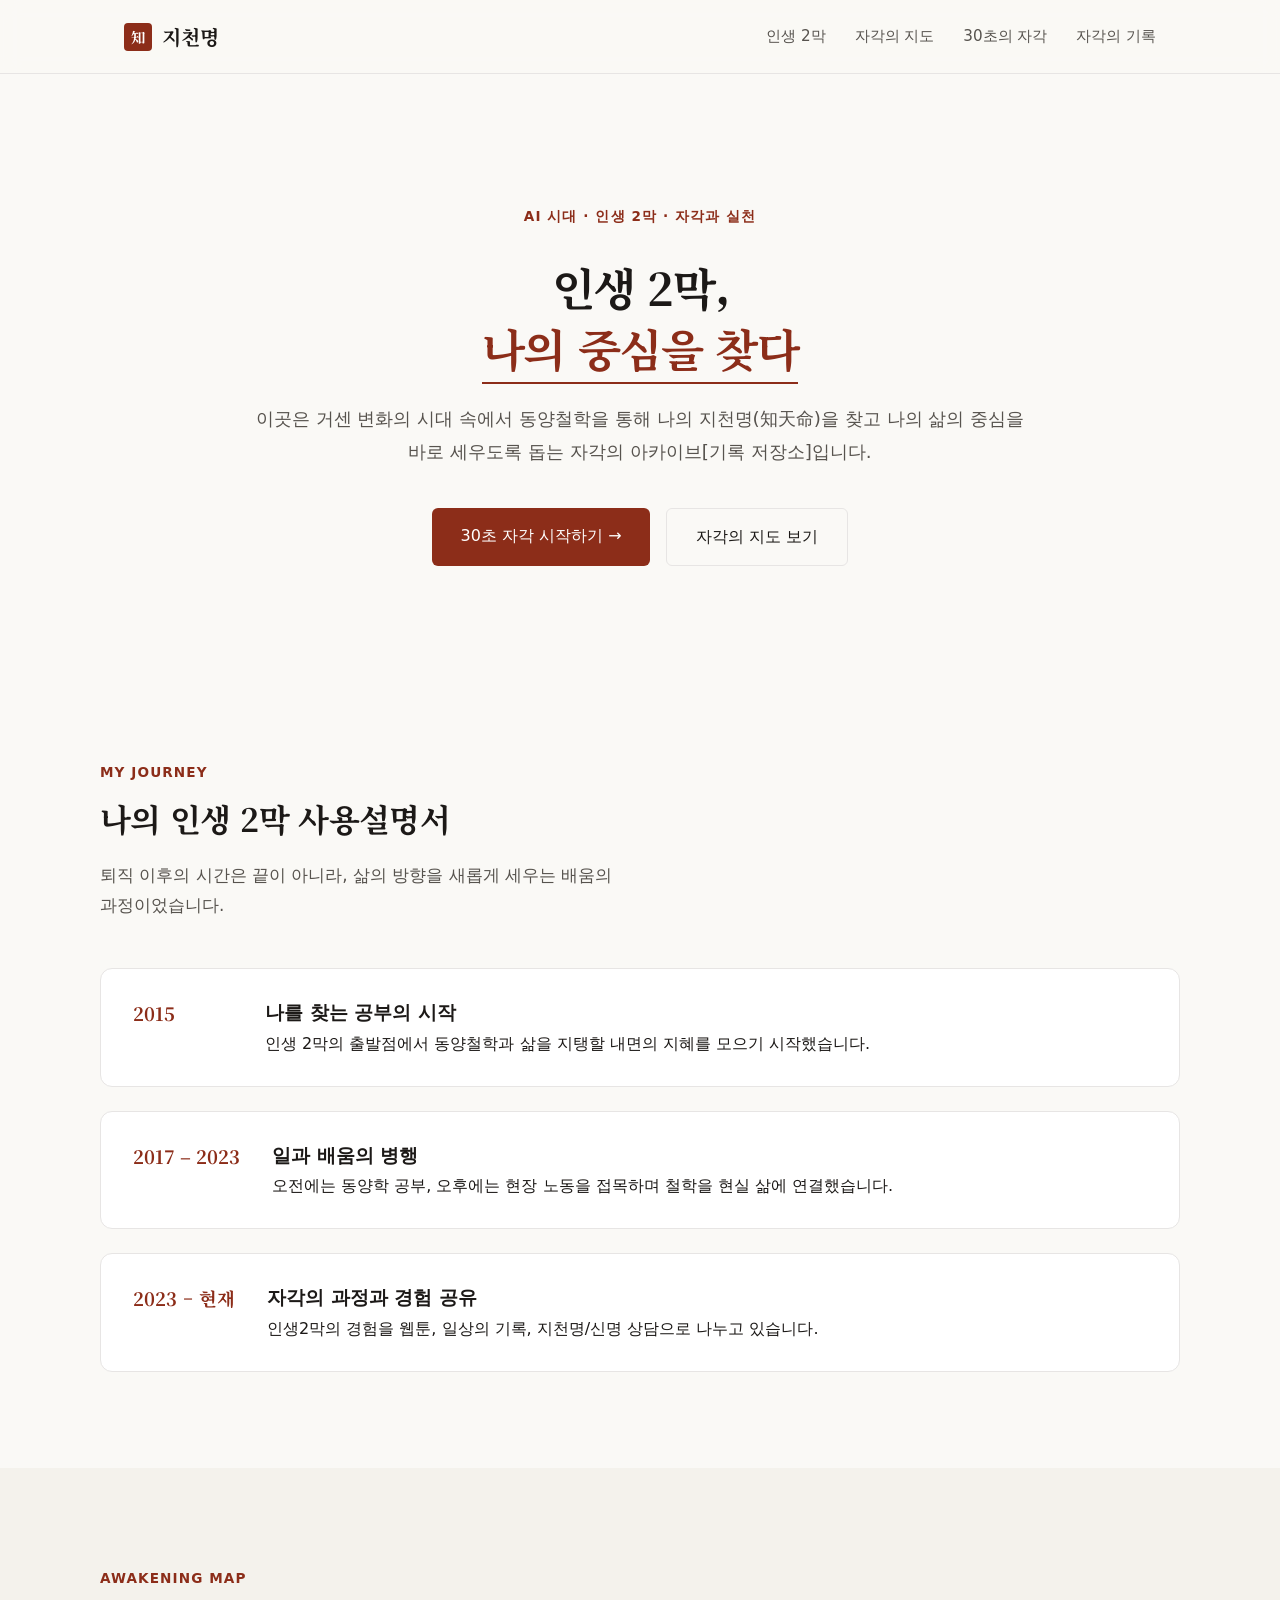
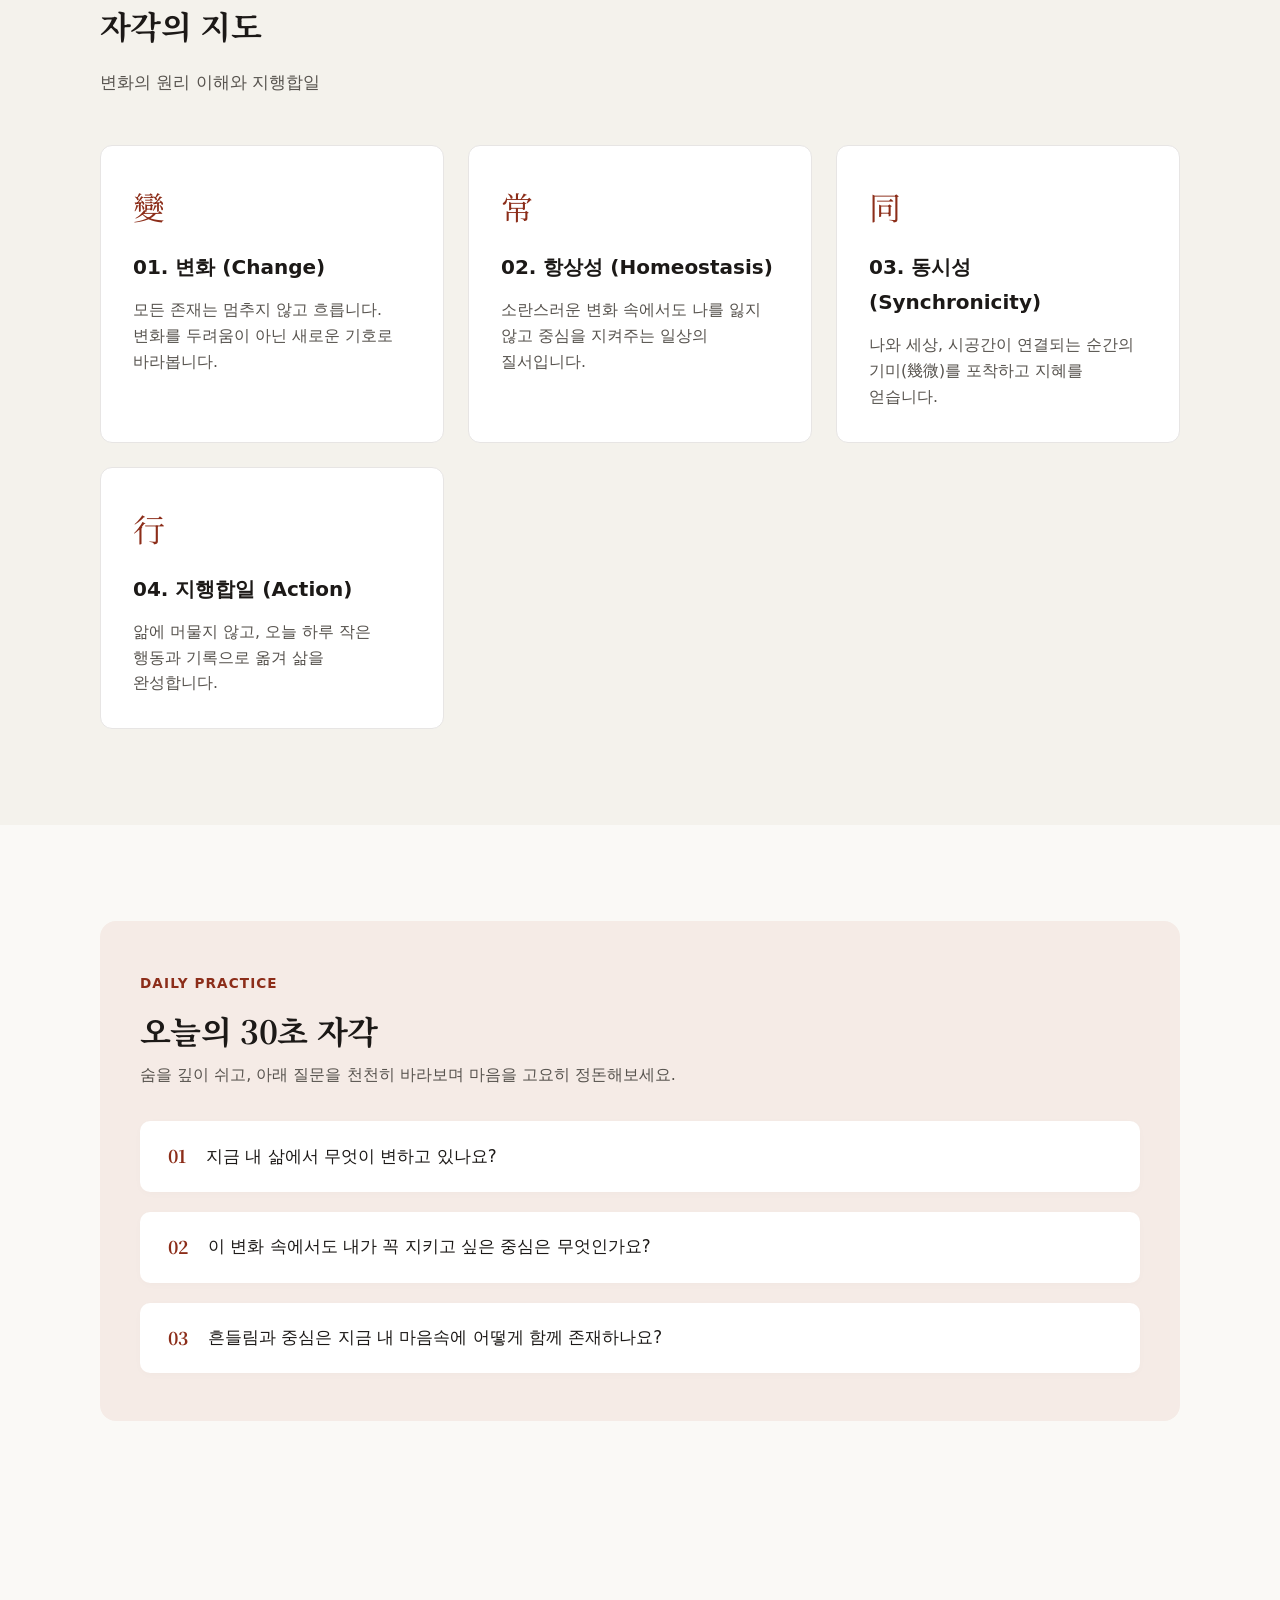
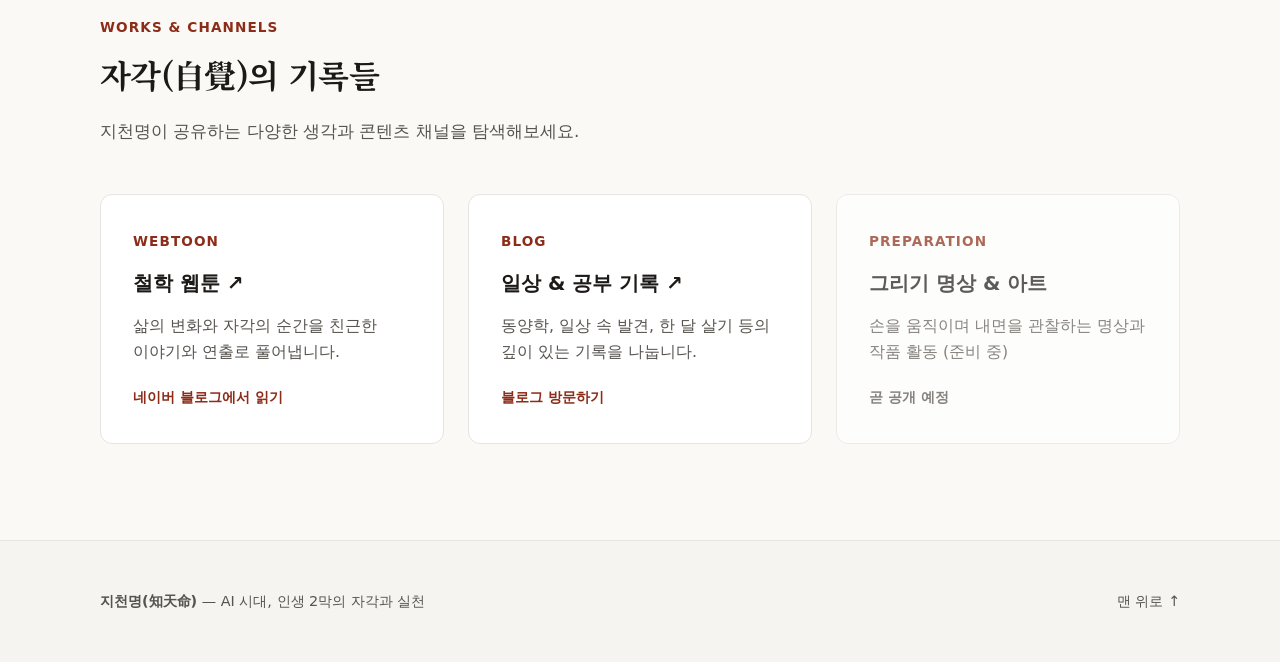
<file: index.html>
<!DOCTYPE html>
<html lang="ko">
<head>
  <meta charset="UTF-8">
  <meta name="viewport" content="width=device-width, initial-scale=1.0">
  <title>지천명(知天命) - AI 시대, 나의 중심을 찾다</title>
  
  <!-- Noto Serif KR (명조) & Pretendard/Noto Sans (고딕) 웹폰트 -->
  <link rel="preconnect" href="https://fonts.googleapis.com">
  <link rel="preconnect" href="https://fonts.gstatic.com" crossorigin>
  <link href="https://fonts.googleapis.com/css2?family=Noto+Serif+KR:wght@400;600;700&family=Pretendard:wght@300;400;500;600&display=swap" rel="stylesheet">

  <style>
    /* ===================================================
       1. Global Styles & CSS Variables
       =================================================== */
    :root {
      --bg-primary: #FAF9F6;       /* 따뜻하고 은은한 오프화이트 바탕 */
      --bg-card: #FFFFFF;          /* 깨끗한 카드 배경 */
      --text-main: #1C1917;        /* 신뢰감을 주는 딥 차콜 */
      --text-sub: #57534E;         /* 가독성 높은 차분한 보조 텍스트 */
      --accent: #8C2D19;           /* 단아한 붉은 칠/인장 톤 (포인트) */
      --accent-light: #F5EBE6;     /* 소프트 배경 포인트 */
      --border-light: #E7E5E4;     /* 경계선 */
      
      --font-serif: 'Noto Serif KR', serif;
      --font-sans: 'Pretendard', -apple-system, BlinkMacSystemFont, system-ui, sans-serif;
      --max-width: 1080px;
    }

    * {
      box-sizing: border-box;
      margin: 0;
      padding: 0;
    }

    html {
      scroll-behavior: smooth;
    }

    body {
      background-color: var(--bg-primary);
      color: var(--text-main);
      font-family: var(--font-sans);
      line-height: 1.75;
      word-break: keep-all;
      -webkit-font-smoothing: antialiased;
    }

    a {
      color: inherit;
      text-decoration: none;
    }

    /* ===================================================
       2. Header & Navigation
       =================================================== */
    header {
      position: sticky;
      top: 0;
      background: rgba(250, 249, 246, 0.9);
      backdrop-filter: blur(10px);
      border-bottom: 1px solid var(--border-light);
      z-index: 100;
    }

    .header-inner {
      max-width: var(--max-width);
      margin: 0 auto;
      padding: 1.2rem 1.5rem;
      display: flex;
      justify-content: space-between;
      align-items: center;
    }

    .brand-logo {
      display: flex;
      align-items: center;
      gap: 0.6rem;
      font-family: var(--font-serif);
      font-weight: 700;
      font-size: 1.25rem;
    }

    .brand-stamp {
      display: inline-flex;
      align-items: center;
      justify-content: center;
      width: 28px;
      height: 28px;
      background-color: var(--accent);
      color: #FFF;
      border-radius: 4px;
      font-size: 0.9rem;
    }

    nav {
      display: flex;
      gap: 1.8rem;
    }

    nav a {
      font-size: 0.95rem;
      color: var(--text-sub);
      font-weight: 500;
      transition: color 0.2s ease;
    }

    nav a:hover {
      color: var(--accent);
    }

    /* ===================================================
       3. Common Layout & Section Styles
       =================================================== */
    section {
      padding: 6rem 1.5rem;
    }

    .container {
      max-width: var(--max-width);
      margin: 0 auto;
    }

    .section-tag {
      display: inline-block;
      font-size: 0.85rem;
      font-weight: 600;
      letter-spacing: 0.08em;
      color: var(--accent);
      text-transform: uppercase;
      margin-bottom: 0.75rem;
    }

    .section-title {
      font-family: var(--font-serif);
      font-size: 2rem;
      font-weight: 700;
      line-height: 1.4;
      margin-bottom: 1.25rem;
      letter-spacing: -0.02em;
    }

    .section-desc {
      font-size: 1.05rem;
      color: var(--text-sub);
      max-width: 640px;
      margin-bottom: 3rem;
    }

    /* ===================================================
       4. Hero Section
       =================================================== */
    .hero {
      padding: 8rem 1.5rem 6rem;
      text-align: center;
    }

    .hero-content {
      max-width: 780px;
      margin: 0 auto;
    }

    .hero h1 {
      font-family: var(--font-serif);
      font-size: 2.8rem;
      font-weight: 700;
      line-height: 1.35;
      margin: 1rem 0 1.5rem;
      letter-spacing: -0.03em;
    }

    .hero h1 em {
      font-style: normal;
      color: var(--accent);
      border-bottom: 2px solid var(--accent);
      padding-bottom: 2px;
    }

    .hero p {
      font-size: 1.15rem;
      color: var(--text-sub);
      line-height: 1.8;
      margin-bottom: 2.5rem;
    }

    .hero-buttons {
      display: flex;
      justify-content: center;
      gap: 1rem;
    }

    .btn-primary {
      background-color: var(--accent);
      color: #FFF;
      padding: 0.85rem 1.8rem;
      border-radius: 6px;
      font-weight: 500;
      transition: all 0.2s ease;
    }

    .btn-primary:hover {
      background-color: #722313;
      transform: translateY(-2px);
    }

    .btn-secondary {
      background-color: transparent;
      color: var(--text-main);
      border: 1px solid var(--border-light);
      padding: 0.85rem 1.8rem;
      border-radius: 6px;
      font-weight: 500;
      transition: all 0.2s ease;
    }

    .btn-secondary:hover {
      background-color: #FFF;
      border-color: var(--text-main);
    }

    /* ===================================================
       5. Journey & Cards Grid
       =================================================== */
    .grid-3 {
      display: grid;
      grid-template-columns: repeat(auto-fit, minmax(300px, 1fr));
      gap: 1.5rem;
    }

    .grid-2 {
      display: grid;
      grid-template-columns: repeat(auto-fit, minmax(340px, 1fr));
      gap: 1.5rem;
    }

    .card {
      background: var(--bg-card);
      border: 1px solid var(--border-light);
      border-radius: 12px;
      padding: 2rem;
      transition: transform 0.2s ease, box-shadow 0.2s ease;
    }

    .card:hover {
      transform: translateY(-4px);
      box-shadow: 0 12px 24px rgba(0, 0, 0, 0.04);
    }

    .card-kanji {
      font-family: var(--font-serif);
      font-size: 2rem;
      color: var(--accent);
      margin-bottom: 1rem;
      display: block;
    }

    .card h3 {
      font-size: 1.25rem;
      font-weight: 600;
      margin-bottom: 0.75rem;
    }

    .card p {
      font-size: 0.98rem;
      color: var(--text-sub);
      line-height: 1.65;
    }

    .card-link {
      display: inline-flex;
      align-items: center;
      gap: 0.4rem;
      margin-top: 1.25rem;
      font-size: 0.9rem;
      font-weight: 600;
      color: var(--accent);
    }

    /* Timeline Style */
    .timeline {
      display: flex;
      flex-direction: column;
      gap: 1.5rem;
    }

    .timeline-item {
      display: flex;
      gap: 2rem;
      background: var(--bg-card);
      padding: 1.75rem 2rem;
      border-radius: 12px;
      border: 1px solid var(--border-light);
    }

    .timeline-year {
      font-family: var(--font-serif);
      font-weight: 700;
      font-size: 1.15rem;
      color: var(--accent);
      min-width: 100px;
    }

    /* ===================================================
       6. 30-Second Practice Section
       =================================================== */
    .practice-box {
      background: var(--accent-light);
      border-radius: 16px;
      padding: 3rem 2.5rem;
    }

    .question-list {
      display: flex;
      flex-direction: column;
      gap: 1.25rem;
      margin-top: 2rem;
    }

    .question-item {
      background: #FFFFFF;
      padding: 1.25rem 1.75rem;
      border-radius: 10px;
      display: flex;
      align-items: center;
      gap: 1.25rem;
      box-shadow: 0 2px 8px rgba(0,0,0,0.02);
    }

    .question-num {
      font-family: var(--font-serif);
      font-weight: 700;
      color: var(--accent);
      font-size: 1.1rem;
    }

    .question-text {
      font-size: 1.05rem;
      font-weight: 500;
    }

    /* ===================================================
       7. Footer
       =================================================== */
    footer {
      border-top: 1px solid var(--border-light);
      padding: 3rem 1.5rem;
      background-color: #F5F4F0;
    }

    .footer-inner {
      max-width: var(--max-width);
      margin: 0 auto;
      display: flex;
      justify-content: space-between;
      align-items: center;
      font-size: 0.9rem;
      color: var(--text-sub);
    }

    /* Mobile Responsive */
    @media (max-width: 768px) {
      .hero h1 { font-size: 2.1rem; }
      nav { display: none; } /* 필요시 토글 메뉴 적용 가능 */
      .timeline-item { flex-direction: column; gap: 0.5rem; }
      .timeline-year { min-width: auto; }
      section { padding: 4rem 1.25rem; }
    }
  </style>
</head>

<body>

  <!-- Header -->
  <header>
    <div class="header-inner">
      <a href="#top" class="brand-logo">
        <span class="brand-stamp">知</span>
        <span>지천명</span>
      </a>
      <nav aria-label="주요 메뉴">
        <a href="#journey">인생 2막</a>
        <a href="#map">자각의 지도</a>
        <a href="#practice">30초의 자각</a>
        <a href="#works">자각의 기록</a>
      </nav>
    </div>
  </header>

  <main id="top">
    <!-- Hero Section -->
    <section class="hero">
      <div class="hero-content">
        <span class="section-tag">AI 시대 · 인생 2막 · 자각과 실천</span>
        <h1>인생 2막,<br><em>나의 중심을 찾다</em></h1>
        <p>
          이곳은 거센 변화의 시대 속에서 동양철학을 통해 나의 지천명(知天命)을 찾고
          나의 삶의 중심을 바로 세우도록 돕는 자각의 아카이브[기록 저장소]입니다.
        </p>
        <div class="hero-buttons">
          <a href="#practice" class="btn-primary">30초 자각 시작하기 →</a>
          <a href="#map" class="btn-secondary">자각의 지도 보기</a>
        </div>
      </div>
    </section>

    <!-- Section 1: My Journey -->
    <section id="journey">
      <div class="container">
        <span class="section-tag">My Journey</span>
        <h2 class="section-title">나의 인생 2막 사용설명서</h2>
        <p class="section-desc">퇴직 이후의 시간은 끝이 아니라, 삶의 방향을 새롭게 세우는 배움의 과정이었습니다.</p>

        <div class="timeline">
          <div class="timeline-item">
            <div class="timeline-year">2015</div>
            <div>
              <h3>나를 찾는 공부의 시작</h3>
              <p>인생 2막의 출발점에서 동양철학과 삶을 지탱할 내면의 지혜를 모으기 시작했습니다.</p>
            </div>
          </div>
          <div class="timeline-item">
            <div class="timeline-year">2017 – 2023</div>
            <div>
              <h3>일과 배움의 병행</h3>
              <p>오전에는 동양학 공부, 오후에는 현장 노동을 접목하며 철학을 현실 삶에 연결했습니다.</p>
            </div>
          </div>
          <div class="timeline-item">
            <div class="timeline-year">2023 – 현재</div>
            <div>
              <h3>자각의 과정과 경험 공유</h3>
              <p>인생2막의 경험을 웹툰, 일상의 기록, 지천명/신명 상담으로 나누고 있습니다.</p>
            </div>
          </div>
        </div>
      </div>
    </section>

    <!-- Section 2: Awakening Map -->
    <section id="map" style="background-color: #F4F2EC;">
      <div class="container">
        <span class="section-tag">Awakening Map</span>
        <h2 class="section-title">자각의 지도</h2>
        <p class="section-desc">변화의 원리 이해와 지행합일</p>

        <div class="grid-2">
          <div class="card">
            <span class="card-kanji">變</span>
            <h3>01. 변화 (Change)</h3>
            <p>모든 존재는 멈추지 않고 흐릅니다. 변화를 두려움이 아닌 새로운 기호로 바라봅니다.</p>
          </div>
          <div class="card">
            <span class="card-kanji">常</span>
            <h3>02. 항상성 (Homeostasis)</h3>
            <p>소란스러운 변화 속에서도 나를 잃지 않고 중심을 지켜주는 일상의 질서입니다.</p>
          </div>
          <div class="card">
            <span class="card-kanji">同</span>
            <h3>03. 동시성 (Synchronicity)</h3>
            <p>나와 세상, 시공간이 연결되는 순간의 기미(幾微)를 포착하고 지혜를 얻습니다.</p>
          </div>
          <div class="card">
            <span class="card-kanji">行</span>
            <h3>04. 지행합일 (Action)</h3>
            <p>앎에 머물지 않고, 오늘 하루 작은 행동과 기록으로 옮겨 삶을 완성합니다.</p>
          </div>
        </div>
      </div>
    </section>

    <!-- Section 3: Daily Practice -->
    <section id="practice">
      <div class="container">
        <div class="practice-box">
          <span class="section-tag">Daily Practice</span>
          <h2 class="section-title" style="margin-bottom: 0.5rem;">오늘의 30초 자각</h2>
          <p style="color: var(--text-sub);">숨을 깊이 쉬고, 아래 질문을 천천히 바라보며 마음을 고요히 정돈해보세요.</p>

          <div class="question-list">
            <div class="question-item">
              <span class="question-num">01</span>
              <span class="question-text">지금 내 삶에서 무엇이 변하고 있나요?</span>
            </div>
            <div class="question-item">
              <span class="question-num">02</span>
              <span class="question-text">이 변화 속에서도 내가 꼭 지키고 싶은 중심은 무엇인가요?</span>
            </div>
            <div class="question-item">
              <span class="question-num">03</span>
              <span class="question-text">흔들림과 중심은 지금 내 마음속에 어떻게 함께 존재하나요?</span>
            </div>
          </div>
        </div>
      </div>
    </section>

    <!-- Section 4: Works & Channels -->
    <section id="works">
      <div class="container">
        <span class="section-tag">Works & Channels</span>
        <h2 class="section-title">자각(自覺)의 기록들</h2>
        <p class="section-desc">지천명이 공유하는 다양한 생각과 콘텐츠 채널을 탐색해보세요.</p>

        <div class="grid-3">
          <a href="https://blog.naver.com/vlckang" target="_blank" class="card">
            <span class="section-tag">Webtoon</span>
            <h3>철학 웹툰 ↗</h3>
            <p>삶의 변화와 자각의 순간을 친근한 이야기와 연출로 풀어냅니다.</p>
            <span class="card-link">네이버 블로그에서 읽기</span>
          </a>

          <a href="https://blog.naver.com/vlckang" target="_blank" class="card">
            <span class="section-tag">Blog</span>
            <h3>일상 & 공부 기록 ↗</h3>
            <p>동양학, 일상 속 발견, 한 달 살기 등의 깊이 있는 기록을 나눕니다.</p>
            <span class="card-link">블로그 방문하기</span>
          </a>

          <div class="card" style="opacity: 0.7;">
            <span class="section-tag">Preparation</span>
            <h3>그리기 명상 & 아트</h3>
            <p>손을 움직이며 내면을 관찰하는 명상과 작품 활동 (준비 중)</p>
            <span class="card-link" style="color: var(--text-sub);">곧 공개 예정</span>
          </div>
        </div>
      </div>
    </section>
  </main>

  <!-- Footer -->
  <footer>
    <div class="footer-inner">
      <div>
        <strong>지천명(知天命)</strong> — AI 시대, 인생 2막의 자각과 실천
      </div>
      <div>
        <a href="#top">맨 위로 ↑</a>
      </div>
    </div>
  </footer>

</body>
</html>
</file>
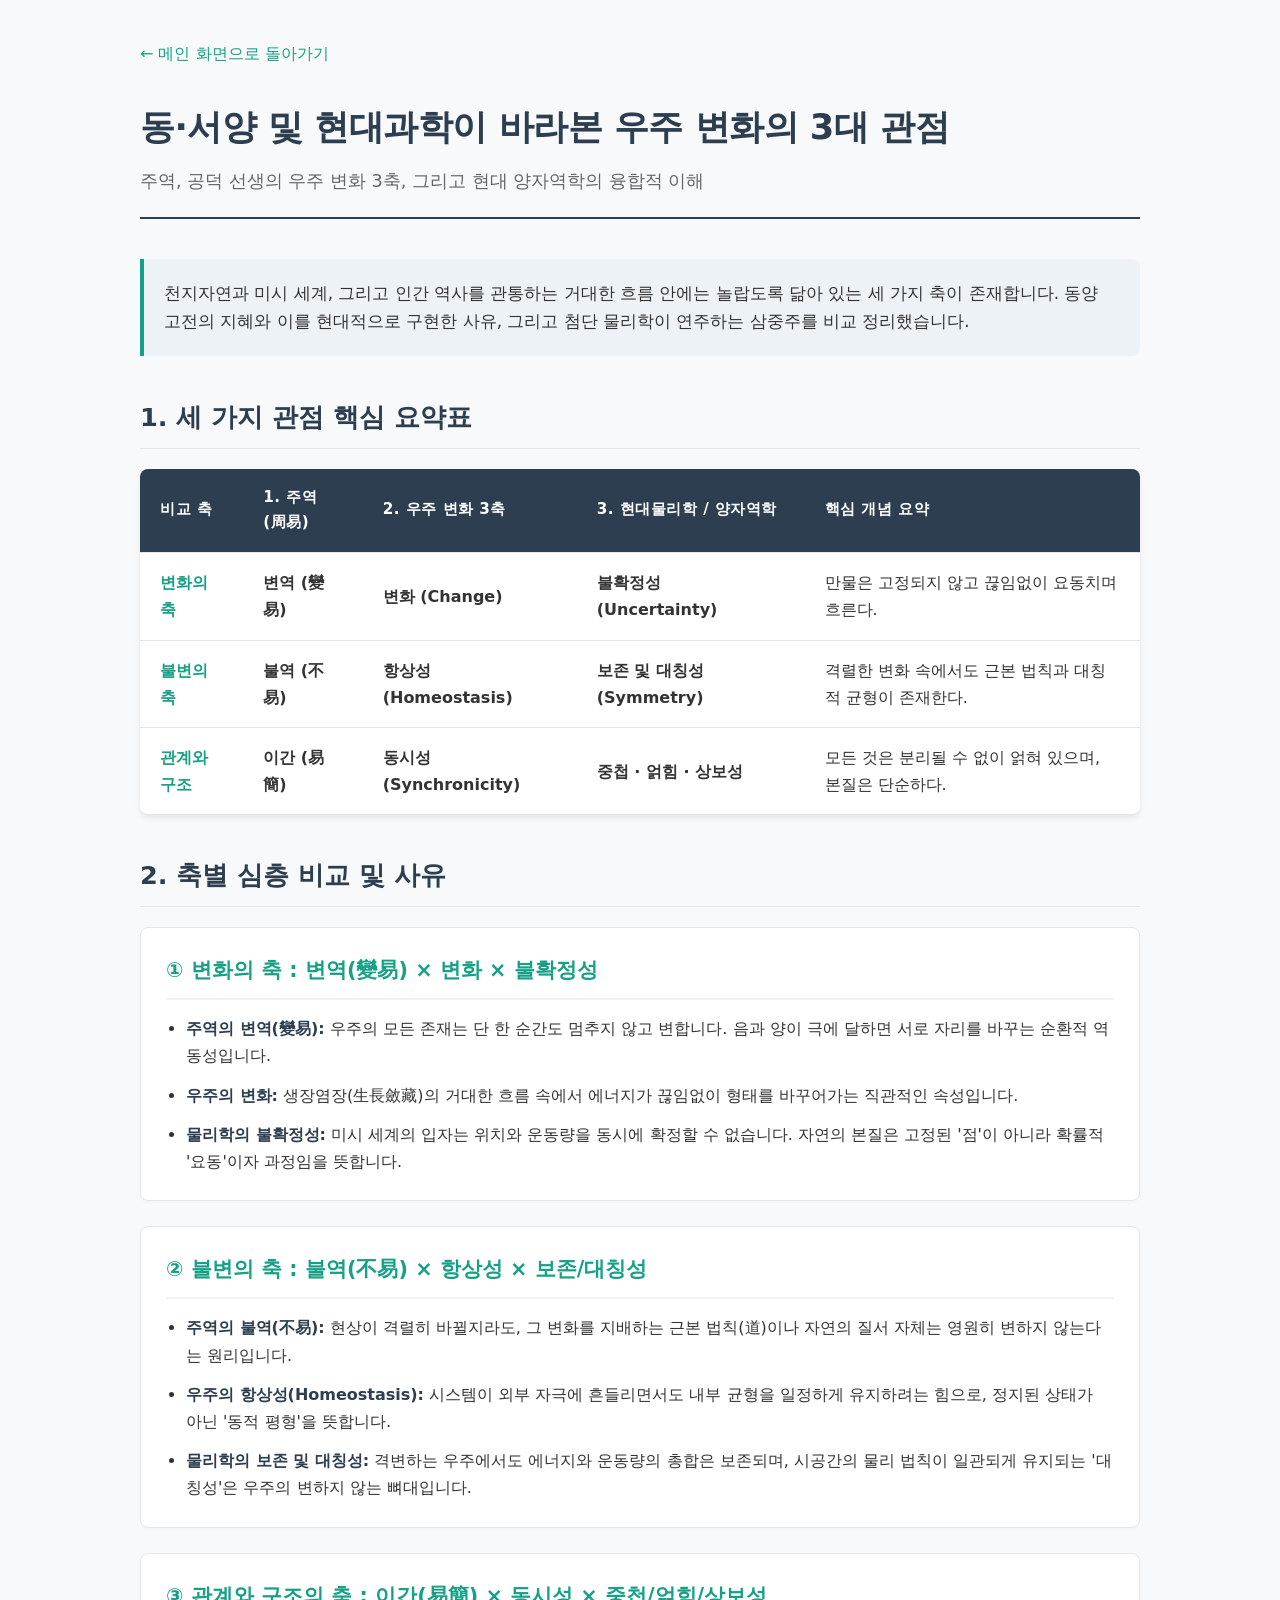
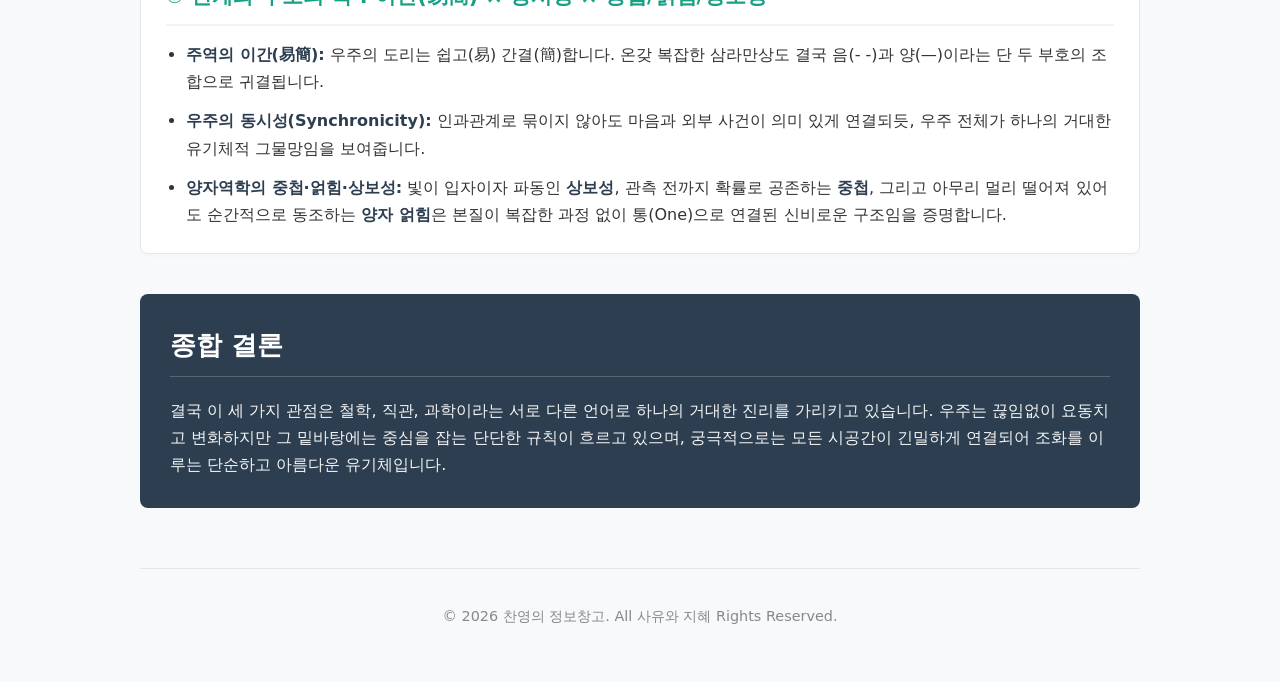
<file: axis2.html>
<!DOCTYPE html>
<html lang="ko">
<head>
    <meta charset="UTF-8">
    <meta name="viewport" content="width=device-width, initial-scale=1.0">
    <title>우주 변화의 3대 관점 비교 | 찬영의 정보창고</title>
    <style>
        :root {
            --primary-color: #2c3e50;
            --secondary-color: #16a085;
            --bg-color: #f8f9fa;
            --text-color: #333333;
            --accent-color: #e74c3c;
            --card-bg: #ffffff;
            --border-color: #e2e8f0;
        }

        body {
            font-family: 'Pretendard', -apple-system, BlinkMacSystemFont, system-ui, Roboto, 'Helvetica Neue', 'Segoe UI', 'Apple SD Gothic Neo', 'Noto Sans KR', 'Malgun Gothic', sans-serif;
            line-height: 1.7;
            color: var(--text-color);
            background-color: var(--bg-color);
            margin: 0;
            padding: 0;
        }

        .container {
            max-width: 1000px;
            margin: 0 auto;
            padding: 40px 20px;
        }

        /* 상단 네비게이션/돌아가기 링크 */
        .back-link {
            margin-bottom: 30px;
        }
        .back-link a {
            color: var(--secondary-color);
            text-decoration: none;
            font-weight: 500;
            display: inline-flex;
            align-items: center;
            gap: 5px;
            transition: color 0.2s;
        }
        .back-link a:hover {
            color: var(--primary-color);
            text-decoration: underline;
        }

        /* 헤더 섹션 */
        header {
            border-bottom: 2px solid var(--primary-color);
            padding-bottom: 20px;
            margin-bottom: 40px;
        }
        header h1 {
            font-size: 2.2rem;
            color: var(--primary-color);
            margin: 0 0 10px 0;
            font-weight: 700;
            letter-spacing: -0.5px;
        }
        header p {
            font-size: 1.1rem;
            color: #666;
            margin: 0;
        }

        /* 인트로 블록 */
        .intro-box {
            background-color: #edf2f7;
            border-left: 4px solid var(--secondary-color);
            padding: 20px;
            border-radius: 0 8px 8px 0;
            margin-bottom: 40px;
            font-size: 1.05rem;
        }

        /* 섹션 타이틀 */
        h2 {
            font-size: 1.6rem;
            color: var(--primary-color);
            margin-top: 40px;
            margin-bottom: 20px;
            padding-bottom: 8px;
            border-bottom: 1px solid var(--border-color);
        }

        /* 테이블 스타일 정의 */
        .table-responsive {
            overflow-x: auto;
            margin-bottom: 40px;
            box-shadow: 0 4px 6px -1px rgba(0, 0, 0, 0.1);
            border-radius: 8px;
        }
        table {
            width: 100%;
            border-collapse: collapse;
            background-color: var(--card-bg);
            text-align: left;
            min-width: 600px;
        }
        th, td {
            padding: 16px 20px;
            border-bottom: 1px solid var(--border-color);
        }
        th {
            background-color: var(--primary-color);
            color: #ffffff;
            font-weight: 600;
            font-size: 0.95rem;
            letter-spacing: 0.5px;
        }
        tr:last-child td {
            border-bottom: none;
        }
        tr:hover td {
            background-color: #f1f5f9;
        }
        .col-highlight {
            font-weight: bold;
            color: var(--secondary-color);
        }

        /* 카드 레이아웃 (심층 비교) */
        .card-grid {
            display: grid;
            grid-template-columns: 1fr;
            gap: 25px;
            margin-bottom: 40px;
        }
        .card {
            background-color: var(--card-bg);
            border: 1px solid var(--border-color);
            border-radius: 8px;
            padding: 25px;
            box-shadow: 0 2px 4px rgba(0,0,0,0.02);
            transition: transform 0.2s, box-shadow 0.2s;
        }
        .card:hover {
            transform: translateY(-2px);
            box-shadow: 0 10px 15px -3px rgba(0, 0, 0, 0.05);
        }
        .card h3 {
            margin-top: 0;
            font-size: 1.3rem;
            color: var(--secondary-color);
            border-bottom: 2px solid #f0f4f8;
            padding-bottom: 10px;
            margin-bottom: 15px;
        }
        .card ul {
            padding-left: 20px;
            margin: 0;
        }
        .card li {
            margin-bottom: 12px;
        }
        .card li:last-child {
            margin-bottom: 0;
        }
        .card strong {
            color: var(--primary-color);
        }

        /* 아웃트로 결론 */
        .conclusion {
            background-color: var(--primary-color);
            color: #ffffff;
            padding: 30px;
            border-radius: 8px;
            margin-top: 5px;
        }
        .conclusion h2 {
            color: #ffffff;
            border-bottom: 1px solid rgba(255,255,255,0.2);
            margin-top: 0;
        }
        .conclusion p {
            margin-bottom: 0;
            opacity: 0.95;
        }

        /* 하단 푸터 */
        footer {
            margin-top: 60px;
            text-align: center;
            font-size: 0.9rem;
            color: #888;
            border-top: 1px solid var(--border-color);
            padding-top: 20px;
        }

        /* 반응형 디자인 조절 */
        @media (max-width: 768px) {
            header h1 { font-size: 1.8rem; }
            .container { padding: 20px 15px; }
            th, td { padding: 12px 15px; font-size: 0.9rem; }
        }
    </style>
</head>
<body>

<div class="container">
    <div class="back-link">
        <a href="https://chan-61.github.io/kchan/">← 메인 화면으로 돌아가기</a>
    </div>

    <header>
        <h1>동·서양 및 현대과학이 바라본 우주 변화의 3대 관점</h1>
        <p>주역, 공덕 선생의 우주 변화 3축, 그리고 현대 양자역학의 융합적 이해</p>
    </header>

    <div class="intro-box">
        천지자연과 미시 세계, 그리고 인간 역사를 관통하는 거대한 흐름 안에는 놀랍도록 닮아 있는 세 가지 축이 존재합니다. 
        동양 고전의 지혜와 이를 현대적으로 구현한 사유, 그리고 첨단 물리학이 연주하는 삼중주를 비교 정리했습니다.
    </div>

    <h2>1. 세 가지 관점 핵심 요약표</h2>
    <div class="table-responsive">
        <table>
            <thead>
                <tr>
                    <th>비교 축</th>
                    <th>1. 주역 (周易)</th>
                    <th>2. 우주 변화 3축</th>
                    <th>3. 현대물리학 / 양자역학</th>
                    <th>핵심 개념 요약</th>
                </tr>
            </thead>
            <tbody>
                <tr>
                    <td class="col-highlight">변화의 축</td>
                    <td><strong>변역 (變易)</strong></td>
                    <td><strong>변화 (Change)</strong></td>
                    <td><strong>불확정성 (Uncertainty)</strong></td>
                    <td>만물은 고정되지 않고 끊임없이 요동치며 흐른다.</td>
                </tr>
                <tr>
                    <td class="col-highlight">불변의 축</td>
                    <td><strong>불역 (不易)</strong></td>
                    <td><strong>항상성 (Homeostasis)</strong></td>
                    <td><strong>보존 및 대칭성 (Symmetry)</strong></td>
                    <td>격렬한 변화 속에서도 근본 법칙과 대칭적 균형이 존재한다.</td>
                </tr>
                <tr>
                    <td class="col-highlight">관계와 구조</td>
                    <td><strong>이간 (易簡)</strong></td>
                    <td><strong>동시성 (Synchronicity)</strong></td>
                    <td><strong>중첩 · 얽힘 · 상보성</strong></td>
                    <td>모든 것은 분리될 수 없이 얽혀 있으며, 본질은 단순하다.</td>
                </tr>
            </tbody>
        </table>
    </div>

    <h2>2. 축별 심층 비교 및 사유</h2>
    <div class="card-grid">
        <div class="card">
            <h3>① 변화의 축 : 변역(變易) × 변화 × 불확정성</h3>
            <ul>
                <li><strong>주역의 변역(變易):</strong> 우주의 모든 존재는 단 한 순간도 멈추지 않고 변합니다. 음과 양이 극에 달하면 서로 자리를 바꾸는 순환적 역동성입니다.</li>
                <li><strong>우주의 변화:</strong> 생장염장(生長斂藏)의 거대한 흐름 속에서 에너지가 끊임없이 형태를 바꾸어가는 직관적인 속성입니다.</li>
                <li><strong>물리학의 불확정성:</strong> 미시 세계의 입자는 위치와 운동량을 동시에 확정할 수 없습니다. 자연의 본질은 고정된 '점'이 아니라 확률적 '요동'이자 과정임을 뜻합니다.</li>
            </ul>
        </div>

        <div class="card">
            <h3>② 불변의 축 : 불역(不易) × 항상성 × 보존/대칭성</h3>
            <ul>
                <li><strong>주역의 불역(不易):</strong> 현상이 격렬히 바뀔지라도, 그 변화를 지배하는 근본 법칙(道)이나 자연의 질서 자체는 영원히 변하지 않는다는 원리입니다.</li>
                <li><strong>우주의 항상성(Homeostasis):</strong> 시스템이 외부 자극에 흔들리면서도 내부 균형을 일정하게 유지하려는 힘으로, 정지된 상태가 아닌 '동적 평형'을 뜻합니다.</li>
                <li><strong>물리학의 보존 및 대칭성:</strong> 격변하는 우주에서도 에너지와 운동량의 총합은 보존되며, 시공간의 물리 법칙이 일관되게 유지되는 '대칭성'은 우주의 변하지 않는 뼈대입니다.</li>
            </ul>
        </div>

        <div class="card">
            <h3>③ 관계와 구조의 축 : 이간(易簡) × 동시성 × 중첩/얽힘/상보성</h3>
            <ul>
                <li><strong>주역의 이간(易簡):</strong> 우주의 도리는 쉽고(易) 간결(簡)합니다. 온갖 복잡한 삼라만상도 결국 음(- -)과 양(—)이라는 단 두 부호의 조합으로 귀결됩니다.</li>
                <li><strong>우주의 동시성(Synchronicity):</strong> 인과관계로 묶이지 않아도 마음과 외부 사건이 의미 있게 연결되듯, 우주 전체가 하나의 거대한 유기체적 그물망임을 보여줍니다.</li>
                <li><strong>양자역학의 중첩·얽힘·상보성:</strong> 빛이 입자이자 파동인 <strong>상보성</strong>, 관측 전까지 확률로 공존하는 <strong>중첩</strong>, 그리고 아무리 멀리 떨어져 있어도 순간적으로 동조하는 <strong>양자 얽힘</strong>은 본질이 복잡한 과정 없이 통(One)으로 연결된 신비로운 구조임을 증명합니다.</li>
            </ul>
        </div>
    </div>

    <div class="conclusion">
        <h2>종합 결론</h2>
        <p>
            결국 이 세 가지 관점은 철학, 직관, 과학이라는 서로 다른 언어로 하나의 거대한 진리를 가리키고 있습니다. 
            우주는 끊임없이 요동치고 변화하지만 그 밑바탕에는 중심을 잡는 단단한 규칙이 흐르고 있으며, 
            궁극적으로는 모든 시공간이 긴밀하게 연결되어 조화를 이루는 단순하고 아름다운 유기체입니다.
        </p>
    </div>

    <footer>
        <p>© 2026 찬영의 정보창고. All 사유와 지혜 Rights Reserved.</p>
    </footer>
</div>

</body>
</html>
</file>
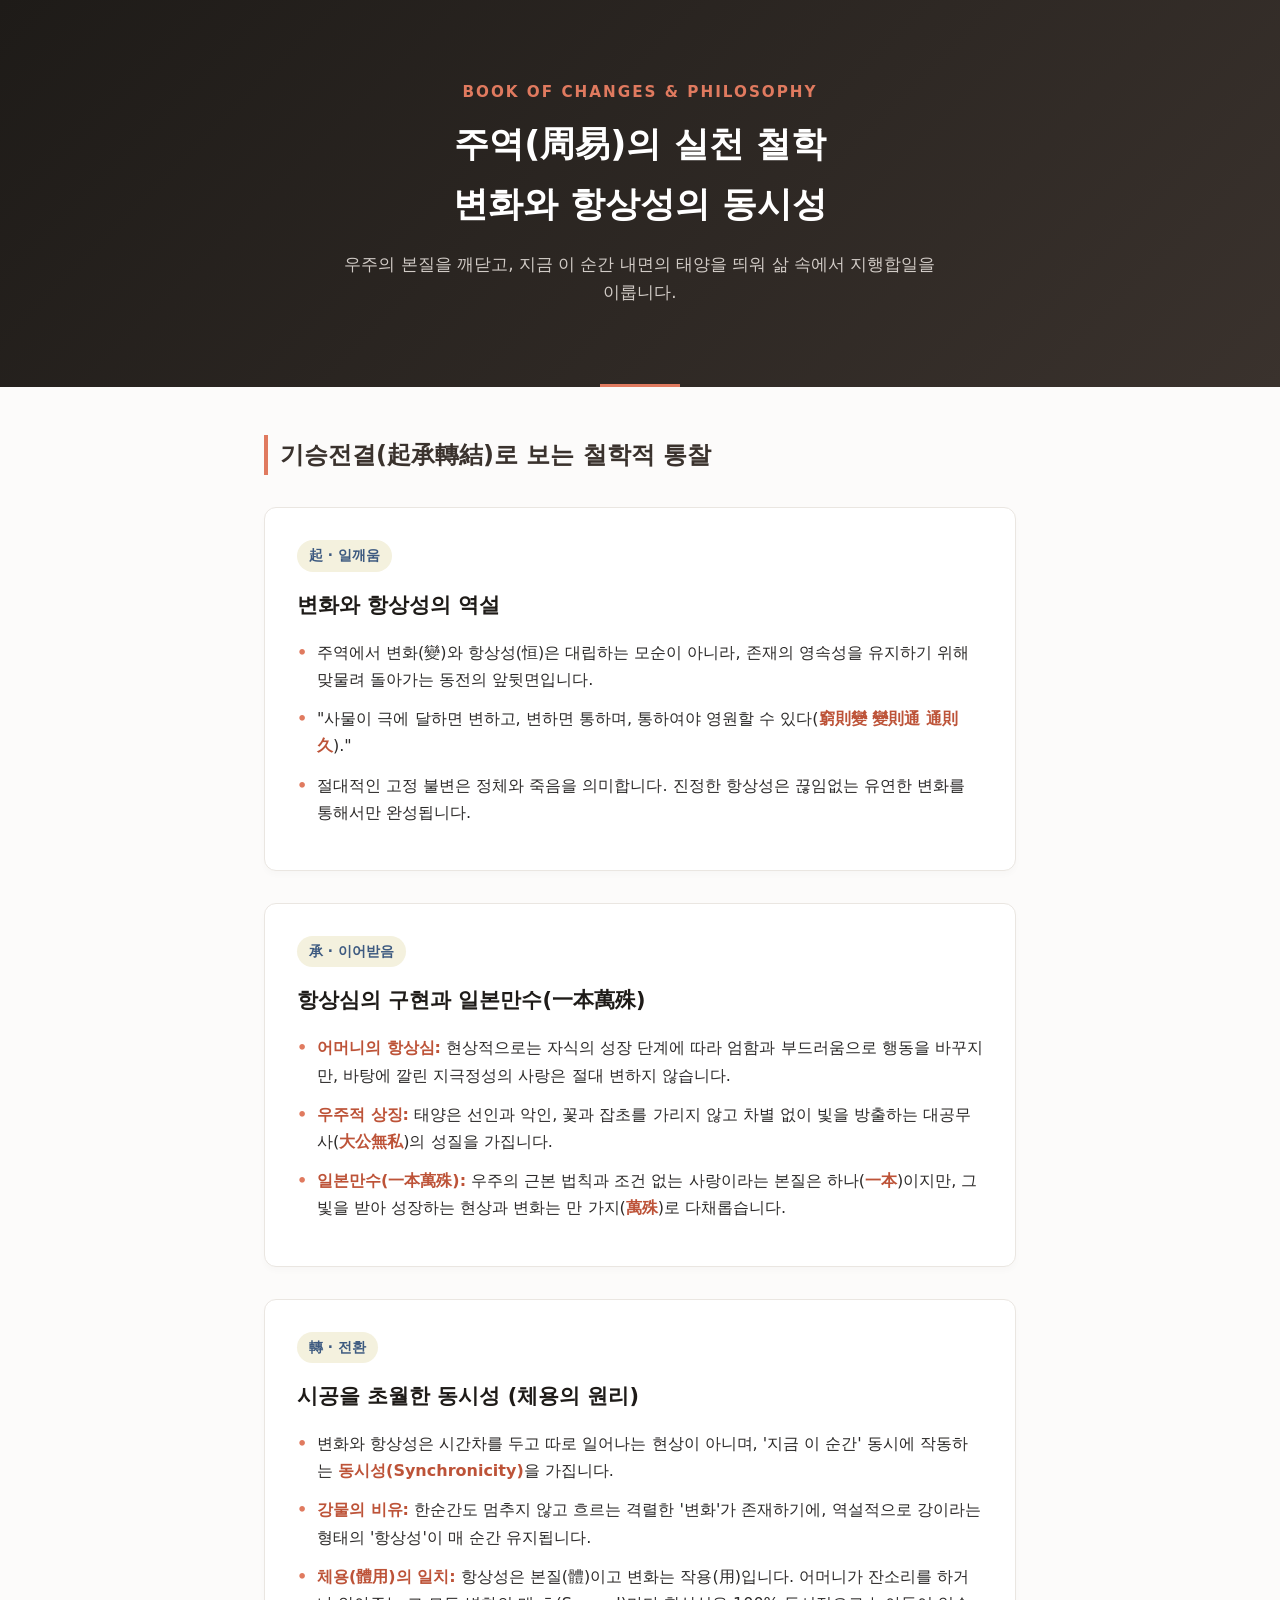
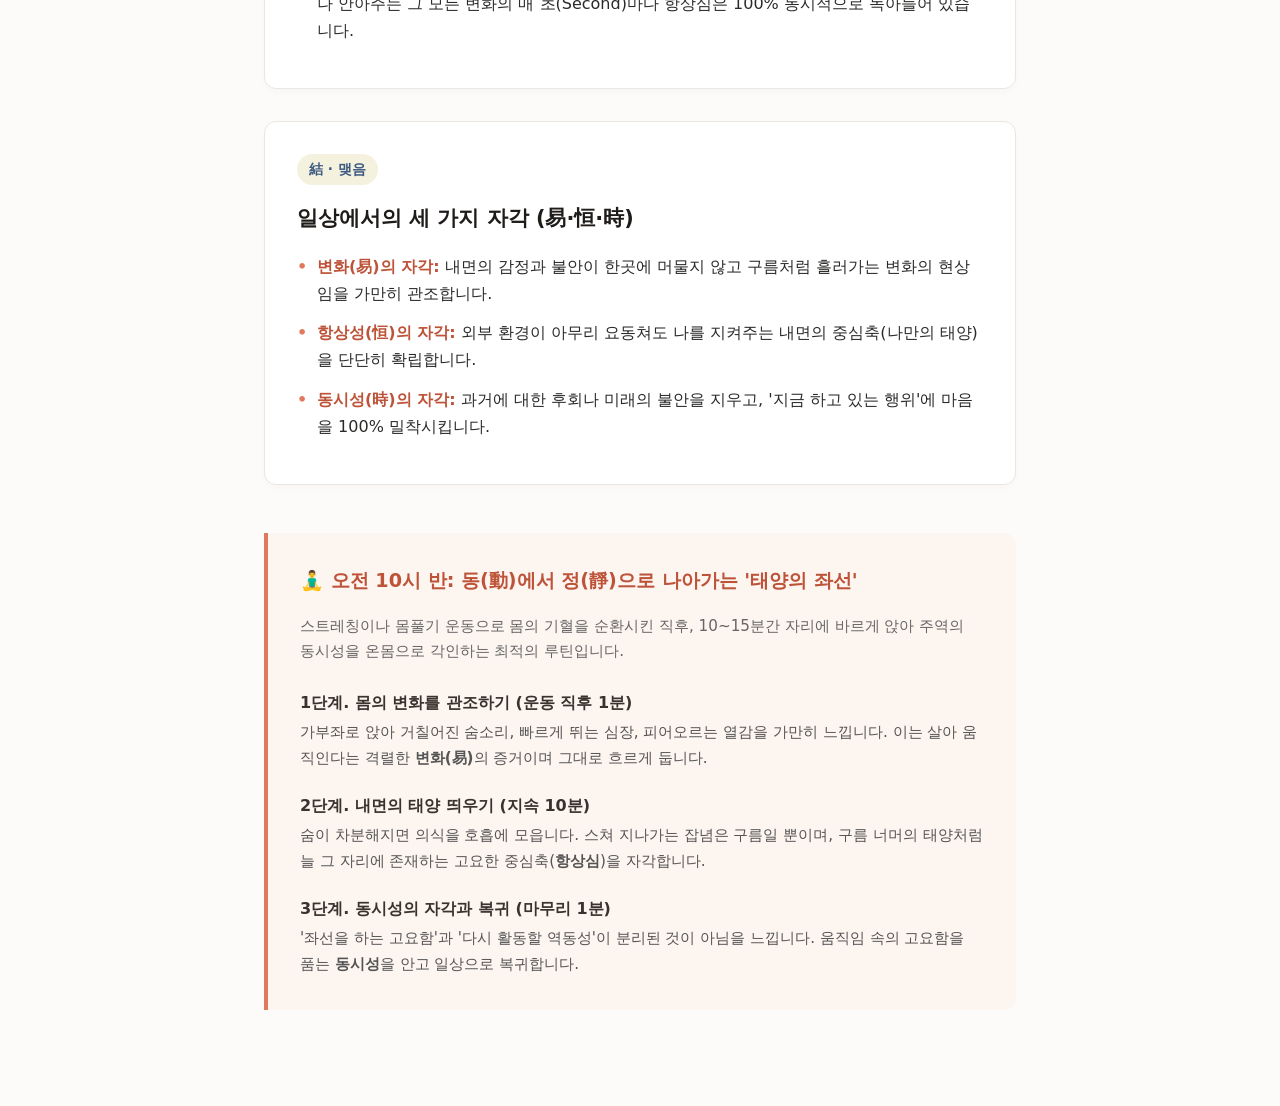
<file: axis3.html>
<!DOCTYPE html>
<html lang="ko">
<head>
    <meta charset="UTF-8">
    <meta name="viewport" content="width=device-width, initial-scale=1.0">
    <title>주역(周易)의 실천 철학: 변화와 항상성의 동시성</title>
    <style>
        /* 기본 스타일 리셋 및 폰트 설정 */
        * {
            margin: 0;
            padding: 0;
            box-sizing: border-box;
        }
        body {
            font-family: 'Pretendard', -apple-system, BlinkMacSystemFont, system-ui, Roboto, 'Helvetica Neue', 'Segoe UI', 'Apple SD Gothic Neo', 'Noto Sans KR', 'Malgun Gothic', sans-serif;
            background-color: #fcfbfa;
            color: #2c2a29;
            line-height: 1.7;
            padding: 0;
        }

        /* 헤더 디자인 */
        header {
            background: linear-gradient(135deg, #1e1b18 0%, #3a322d 100%);
            color: #fff;
            text-align: center;
            padding: 5rem 1rem;
            position: relative;
            overflow: hidden;
        }
        header::after {
            content: '';
            position: absolute;
            bottom: 0;
            left: 50%;
            transform: translateX(-50%);
            width: 80px;
            height: 3px;
            background-color: #e07a5f;
        }
        header p.subtitle {
            color: #e07a5f;
            font-size: 0.95rem;
            text-transform: uppercase;
            letter-spacing: 2px;
            margin-bottom: 0.5rem;
            font-weight: 600;
        }
        header h1 {
            font-size: 2.2rem;
            font-weight: 700;
            margin-bottom: 1rem;
            word-break: keep-all;
        }
        header p.description {
            color: #d1cbc6;
            max-width: 600px;
            margin: 0 auto;
            font-size: 1.05rem;
            word-break: keep-all;
        }

        /* 메인 컨텐츠 영역 */
        main {
            max-width: 800px;
            margin: 0 auto;
            padding: 3rem 1.5rem;
        }

        /* 기승전결 타임라인 카드 스타일 */
        .section-title {
            font-size: 1.5rem;
            color: #3a322d;
            border-left: 4px solid #e07a5f;
            padding-left: 0.75rem;
            margin-bottom: 2rem;
            font-weight: 700;
        }
        
        .card {
            background: #ffffff;
            border: 1px solid #eae6e1;
            border-radius: 12px;
            padding: 2rem;
            margin-bottom: 2rem;
            box-shadow: 0 4px 6px rgba(0,0,0,0.02);
            transition: transform 0.2s ease;
        }
        .card:hover {
            transform: translateY(-2px);
        }
        .card-tag {
            display: inline-block;
            background-color: #f4f1de;
            color: #3d5a80;
            padding: 0.25rem 0.75rem;
            border-radius: 20px;
            font-size: 0.85rem;
            font-weight: 700;
            margin-bottom: 1rem;
        }
        .card h3 {
            font-size: 1.3rem;
            color: #1e1b18;
            margin-bottom: 1rem;
        }
        .card ul {
            list-style-type: none;
            padding-left: 0;
        }
        .card ul li {
            position: relative;
            padding-left: 1.25rem;
            margin-bottom: 0.75rem;
        }
        .card ul li::before {
            content: "•";
            color: #e07a5f;
            font-weight: bold;
            position: absolute;
            left: 0;
            top: 0;
        }
        .card strong {
            color: #bd5338;
        }

        /* 콜아웃 상자 (오전 10시 반 명상 가이드) */
        .callout {
            background-color: #fdf5f0;
            border-left: 4px solid #e07a5f;
            border-radius: 0 12px 12px 0;
            padding: 2rem;
            margin: 3rem 0;
        }
        .callout h4 {
            color: #bd5338;
            font-size: 1.2rem;
            margin-bottom: 1rem;
            display: flex;
            align-items: center;
            gap: 0.5rem;
        }
        .step {
            margin-bottom: 1.25rem;
        }
        .step:last-child {
            margin-bottom: 0;
        }
        .step-title {
            font-weight: 700;
            color: #3a322d;
            margin-bottom: 0.25rem;
        }
        .step-desc {
            font-size: 0.95rem;
            color: #555;
        }

        /* 지행합일 파트 디자인 */
        .action-section {
            background-color: #3a322d;
            color: #fff;
            border-radius: 16px;
            padding: 2.5rem;
            margin-top: 4rem;
        }
        .action-section h3 {
            color: #f4f1de;
            font-size: 1.5rem;
            margin-bottom: 0.5rem;
            text-align: center;
        }
        .action-section p.quote {
            font-style: italic;
            text-align: center;
            color: #d1cbc6;
            font-size: 0.95rem;
            margin-bottom: 2rem;
        }
        .action-grid {
            display: grid;
            gap: 1.5rem;
        }
        .action-item {
            background: rgba(255, 255, 255, 0.05);
            border: 1px solid rgba(255, 255, 255, 0.1);
            border-radius: 8px;
            padding: 1.25rem;
        }
        .action-item h4 {
            color: #e07a5f;
            margin-bottom: 0.5rem;
        }
        .action-item p {
            font-size: 0.95rem;
            color: #e5e0db;
        }
        .note-box {
            margin-top: 2rem;
            background: rgba(224, 122, 95, 0.15);
            border: 1px dashed #e07a5f;
            padding: 1.25rem;
            border-radius: 8px;
            text-align: center;
            font-weight: 500;
        }

        /* 푸터 디자인 */
        footer {
            text-align: center;
            padding: 3rem 1rem;
            color: #8c857f;
            font-size: 0.85rem;
            border-top: 1px solid #eae6e1;
            margin-top: 5rem;
        }

        /* 반응형 디자인 조절 */
        @media (max-width: 600px) {
            header { padding: 3.5rem 1rem; }
            header h1 { font-size: 1.7rem; }
            .card { padding: 1.5rem; }
            .action-section { padding: 1.5rem; }
        }
    </style>
</head>
<body>

    <!-- 헤더 영역 -->
    <header>
        <p class="subtitle">Book of Changes & Philosophy</p>
        <h1>주역(周易)의 실천 철학<br>변화와 항상성의 동시성</h1>
        <p class="description">우주의 본질을 깨닫고, 지금 이 순간 내면의 태양을 띄워 삶 속에서 지행합일을 이룹니다.</p>
    </header>

    <!-- 메인 콘텐츠 -->
    <main>
        
        <h2 class="section-section-title" style="display:none;">주역의 사상구조</h2>
        <div class="section-title">기승전결(起承轉結)로 보는 철학적 통찰</div>

        <!-- [起] 기 카드 -->
        <div class="card">
            <span class="card-tag">起 · 일깨움</span>
            <h3>변화와 항상성의 역설</h3>
            <ul>
                <li>주역에서 변화(變)와 항상성(恒)은 대립하는 모순이 아니라, 존재의 영속성을 유지하기 위해 맞물려 돌아가는 동전의 앞뒷면입니다.</li>
                <li>"사물이 극에 달하면 변하고, 변하면 통하며, 통하여야 영원할 수 있다(<strong>窮則變 變則通 通則久</strong>)."</li>
                <li>절대적인 고정 불변은 정체와 죽음을 의미합니다. 진정한 항상성은 끊임없는 유연한 변화를 통해서만 완성됩니다.</li>
            </ul>
        </div>

        <!-- [承] 승 카드 -->
        <div class="card">
            <span class="card-tag">承 · 이어받음</span>
            <h3>항상심의 구현과 일본만수(一本萬殊)</h3>
            <ul>
                <li><strong>어머니의 항상심:</strong> 현상적으로는 자식의 성장 단계에 따라 엄함과 부드러움으로 행동을 바꾸지만, 바탕에 깔린 지극정성의 사랑은 절대 변하지 않습니다.</li>
                <li><strong>우주적 상징:</strong> 태양은 선인과 악인, 꽃과 잡초를 가리지 않고 차별 없이 빛을 방출하는 대공무사(<strong>大公無私</strong>)의 성질을 가집니다.</li>
                <li><strong>일본만수(一本萬殊):</strong> 우주의 근본 법칙과 조건 없는 사랑이라는 본질은 하나(<strong>一本</strong>)이지만, 그 빛을 받아 성장하는 현상과 변화는 만 가지(<strong>萬殊</strong>)로 다채롭습니다.</li>
            </ul>
        </div>

        <!-- [轉] 전 카드 -->
        <div class="card">
            <span class="card-tag">轉 · 전환</span>
            <h3>시공을 초월한 동시성 (체용의 원리)</h3>
            <ul>
                <li>변화와 항상성은 시간차를 두고 따로 일어나는 현상이 아니며, '지금 이 순간' 동시에 작동하는 <strong>동시성(Synchronicity)</strong>을 가집니다.</li>
                <li><strong>강물의 비유:</strong> 한순간도 멈추지 않고 흐르는 격렬한 '변화'가 존재하기에, 역설적으로 강이라는 형태의 '항상성'이 매 순간 유지됩니다.</li>
                <li><strong>체용(體用)의 일치:</strong> 항상성은 본질(體)이고 변화는 작용(用)입니다. 어머니가 잔소리를 하거나 안아주는 그 모든 변화의 매 초(Second)마다 항상심은 100% 동시적으로 녹아들어 있습니다.</li>
            </ul>
        </div>

        <!-- [結] 결 카드 -->
        <div class="card">
            <span class="card-tag">結 · 맺음</span>
            <h3>일상에서의 세 가지 자각 (易·恒·時)</h3>
            <ul>
                <li><strong>변화(易)의 자각:</strong> 내면의 감정과 불안이 한곳에 머물지 않고 구름처럼 흘러가는 변화의 현상임을 가만히 관조합니다.</li>
                <li><strong>항상성(恒)의 자각:</strong> 외부 환경이 아무리 요동쳐도 나를 지켜주는 내면의 중심축(나만의 태양)을 단단히 확립합니다.</li>
                <li><strong>동시성(時)의 자각:</strong> 과거에 대한 후회나 미래의 불안을 지우고, '지금 하고 있는 행위'에 마음을 100% 밀착시킵니다.</li>
            </ul>
        </div>


        <!-- 오전 10시 반 루틴 콜아웃 상자 -->
        <div class="callout">
            <h4>🧘‍♂️ 오전 10시 반: 동(動)에서 정(靜)으로 나아가는 '태양의 좌선'</h4>
            <p style="font-size: 0.95rem; color:#666; margin-bottom: 1.5rem; word-break: keep-all;">
                스트레칭이나 몸풀기 운동으로 몸의 기혈을 순환시킨 직후, 10~15분간 자리에 바르게 앉아 주역의 동시성을 온몸으로 각인하는 최적의 루틴입니다.
            </p>
            
            <div class="step">
                <div class="step-title">1단계. 몸의 변화를 관조하기 (운동 직후 1분)</div>
                <div class="step-desc">가부좌로 앉아 거칠어진 숨소리, 빠르게 뛰는 심장, 피어오르는 열감을 가만히 느낍니다. 이는 살아 움직인다는 격렬한 <strong>변화(易)</strong>의 증거이며 그대로 흐르게 둡니다.</div>
            </div>
            
            <div class="step">
                <div class="step-title">2단계. 내면의 태양 띄우기 (지속 10분)</div>
                <div class="step-desc">숨이 차분해지면 의식을 호흡에 모읍니다. 스쳐 지나가는 잡념은 구름일 뿐이며, 구름 너머의 태양처럼 늘 그 자리에 존재하는 고요한 중심축(<strong>항상심</strong>)을 자각합니다.</div>
            </div>
            
            <div class="step">
                <div class="step-title">3단계. 동시성의 자각과 복귀 (마무리 1분)</div>
                <div class="step-desc">'좌선을 하는 고요함'과 '다시 활동할 역동성'이 분리된 것이 아님을 느낍니다. 움직임 속의 고요함을 품는 <strong>동시성</strong>을 안고 일상으로 복귀합니다.</div>
            </div>
        </div>
</file>
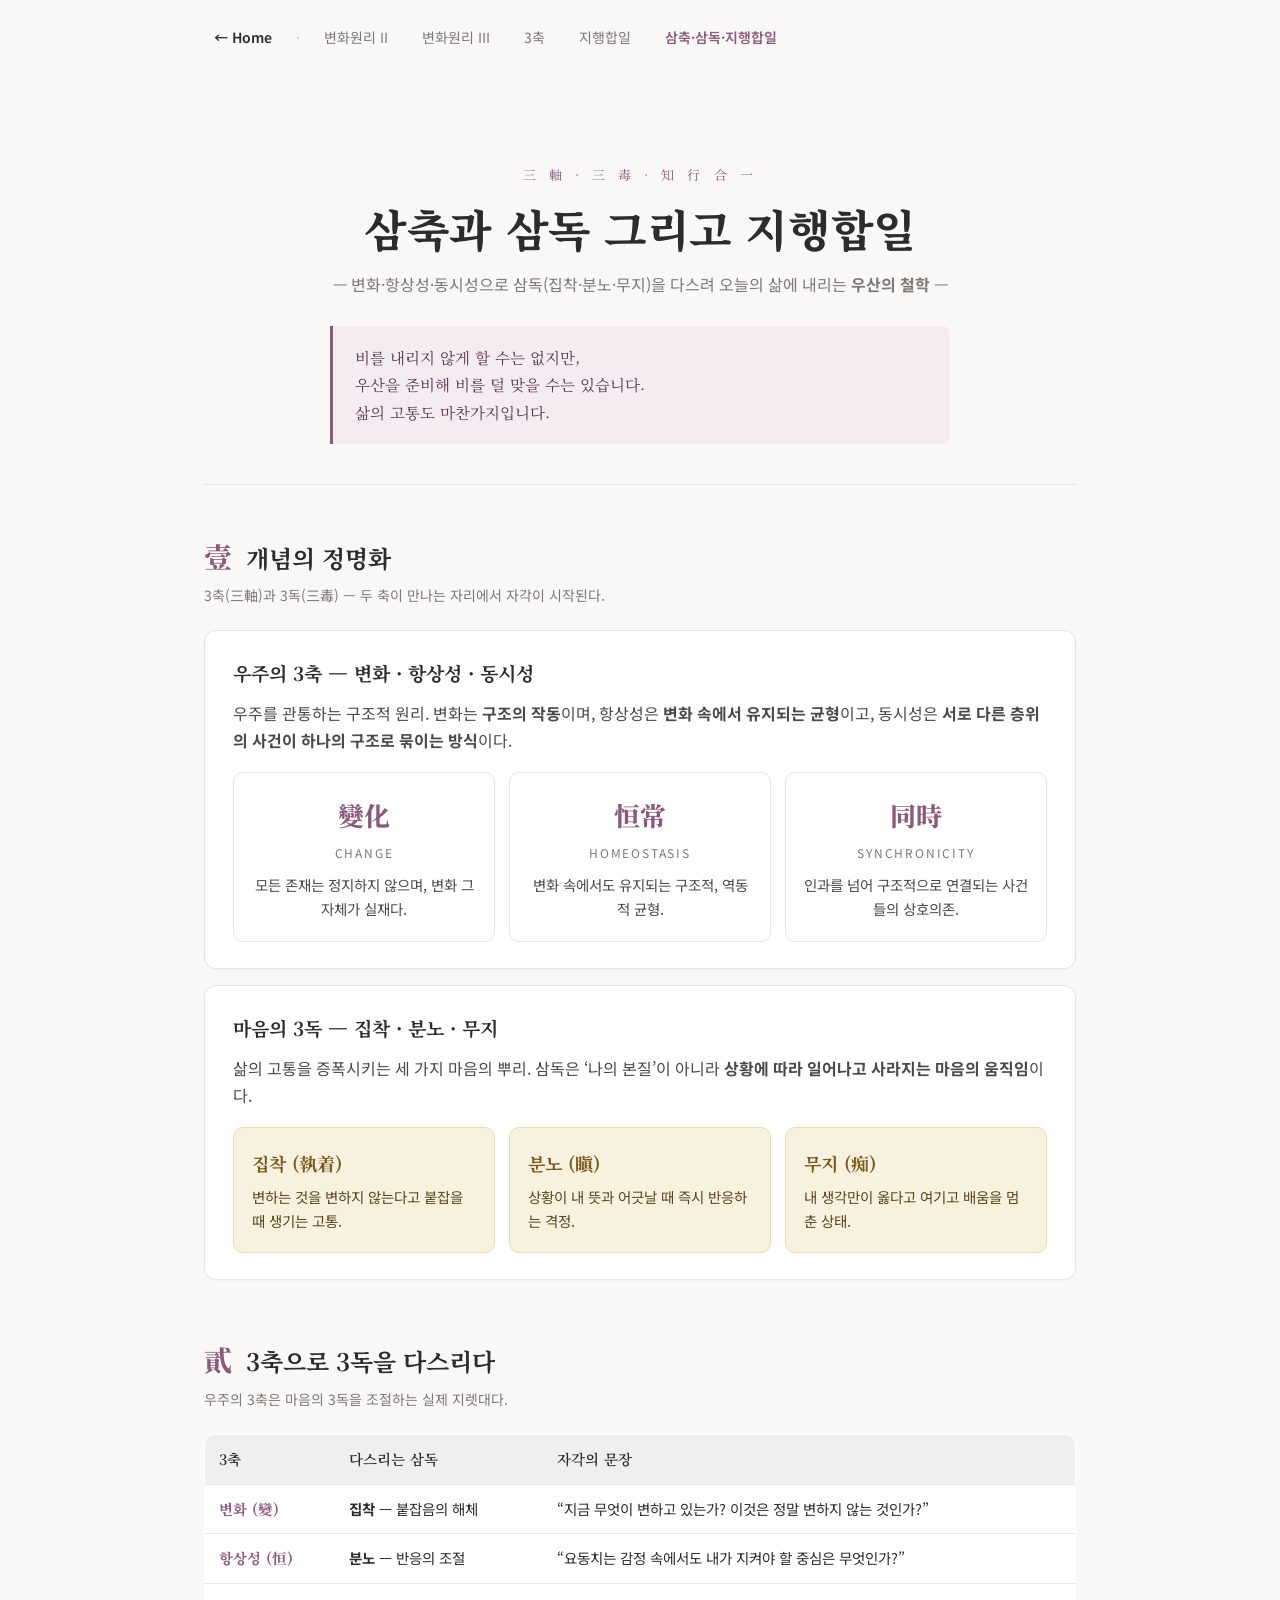
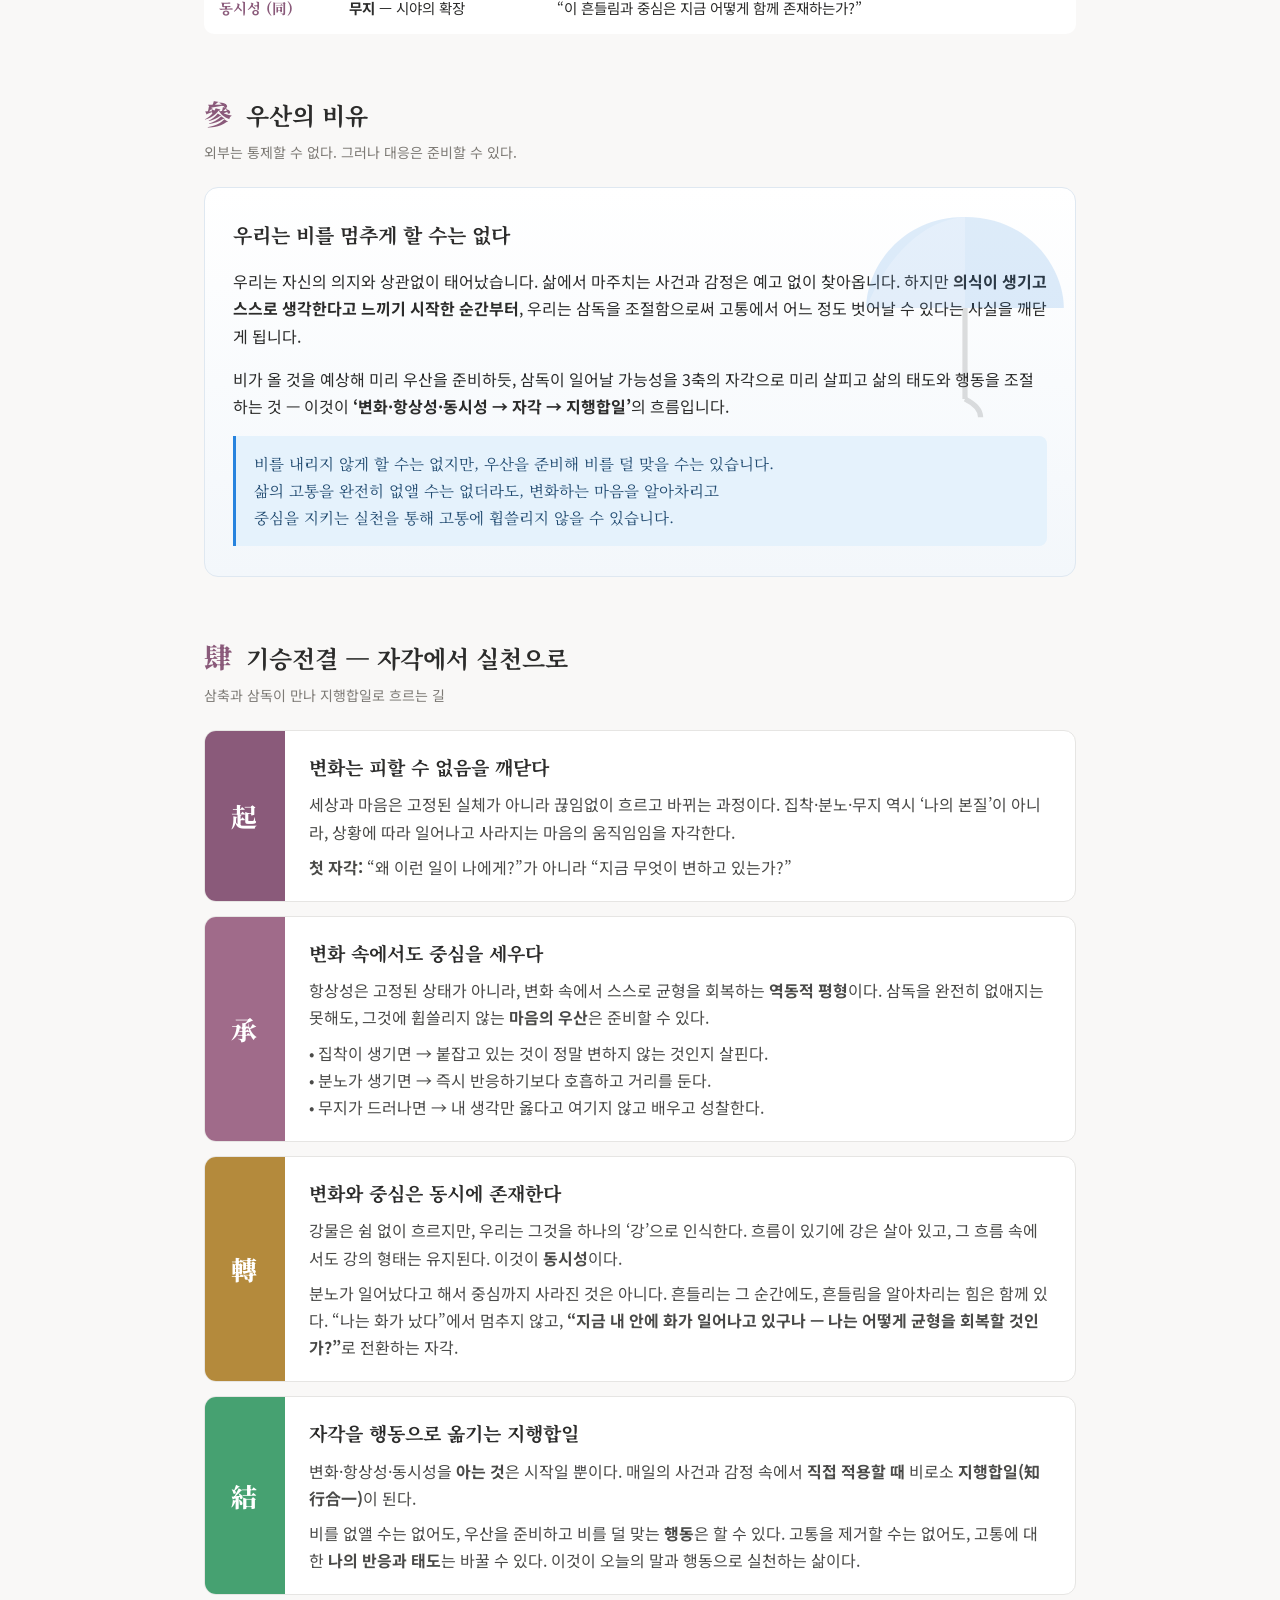
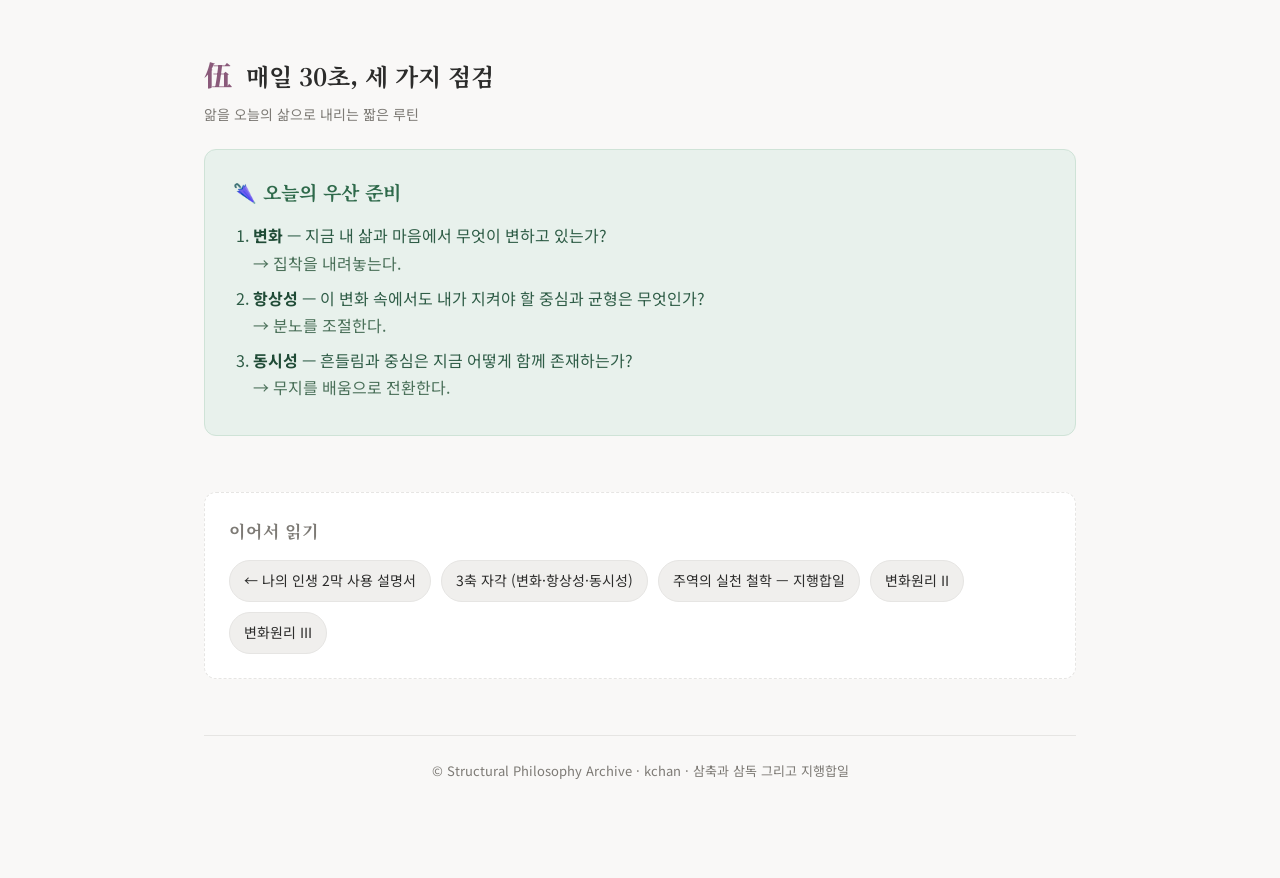
<file: axis4.html>
<!DOCTYPE html>
<html lang="ko">
<head>
<meta charset="UTF-8" />
<meta name="viewport" content="width=device-width, initial-scale=1.0" />
<title>삼축과 삼독 그리고 지행합일 — 우산의 철학</title>
<meta name="description" content="변화·항상성·동시성의 3축 자각과 삼독(집착·분노·무지) 조절이 어떻게 지행합일로 이어지는가." />
<link rel="preconnect" href="https://fonts.googleapis.com">
<link rel="preconnect" href="https://fonts.gstatic.com" crossorigin>
<link href="https://fonts.googleapis.com/css2?family=Noto+Serif+KR:wght@400;600;800&family=Noto+Sans+KR:wght@300;400;500;700&display=swap" rel="stylesheet">
<style>
  :root{
    --ink:#2C2C2B;
    --ink-2:#4a4a48;
    --sub:#7D7A75;
    --canvas:#FFFFFF;
    --soft:#F9F8F7;
    --surface:#F0EFED;
    --border:#E6E5E3;
    --accent:#2783DE;
    --accent-soft:#E5F2FC;
    --plum:#8a5a7a;
    --plum-soft:#f4ecf1;
    --gold:#b48a3c;
    --gold-soft:#f8f1df;
    --green:#46A171;
    --green-soft:#E8F1EC;
  }
  *{box-sizing:border-box}
  html,body{margin:0;padding:0}
  body{
    font-family:'Noto Sans KR','Apple SD Gothic Neo',system-ui,-apple-system,sans-serif;
    color:var(--ink);
    background:var(--soft);
    line-height:1.7;
    -webkit-font-smoothing:antialiased;
  }
  a{color:inherit}
  .wrap{max-width:920px;margin:0 auto;padding:48px 24px 96px}

  /* Top nav */
  .topnav{
    max-width:920px;margin:0 auto;padding:20px 24px 0;
    display:flex;flex-wrap:wrap;gap:8px 14px;align-items:center;
    font-size:14px;color:var(--sub);
  }
  .topnav a{
    text-decoration:none;color:var(--sub);
    padding:6px 10px;border-radius:6px;
    transition:.2s;
  }
  .topnav a:hover{background:var(--surface);color:var(--ink)}
  .topnav .home{color:var(--ink);font-weight:600}
  .topnav .sep{opacity:.4}

  /* Hero */
  .hero{
    text-align:center;
    padding:56px 20px 40px;
    border-bottom:1px solid var(--border);
    margin-bottom:48px;
  }
  .hero .eyebrow{
    display:inline-block;
    font-family:'Noto Serif KR',serif;
    letter-spacing:.35em;
    color:var(--plum);
    font-size:13px;
    margin-bottom:14px;
  }
  .hero h1{
    font-family:'Noto Serif KR',serif;
    font-weight:800;
    font-size:clamp(28px,4.4vw,44px);
    line-height:1.3;
    margin:0 0 14px;
    letter-spacing:-.01em;
  }
  .hero .sub{
    color:var(--sub);
    font-size:16px;
    max-width:640px;margin:0 auto;
  }
  .hero .quote{
    margin:28px auto 0;
    max-width:620px;
    padding:18px 22px;
    background:var(--plum-soft);
    border-left:3px solid var(--plum);
    font-family:'Noto Serif KR',serif;
    color:#5a3a4d;
    font-size:15.5px;
    line-height:1.75;
    text-align:left;
    border-radius:0 8px 8px 0;
  }

  /* Section headings */
  section{margin-bottom:56px}
  .kicker{
    display:inline-block;
    font-family:'Noto Serif KR',serif;
    font-size:28px;
    font-weight:800;
    color:var(--plum);
    margin-right:14px;
    vertical-align:baseline;
  }
  h2.section-title{
    font-family:'Noto Serif KR',serif;
    font-size:24px;
    font-weight:700;
    margin:0 0 6px;
    display:inline-block;
  }
  .section-caption{
    color:var(--sub);
    font-size:14px;
    margin:0 0 22px;
  }

  /* Cards */
  .card{
    background:var(--canvas);
    border:1px solid var(--border);
    border-radius:12px;
    padding:26px 28px;
    box-shadow:0 1px 2px rgba(0,0,0,.03);
  }
  .card + .card{margin-top:16px}
  .card h3{
    margin:0 0 10px;
    font-family:'Noto Serif KR',serif;
    font-size:19px;
    font-weight:700;
  }
  .card p{margin:0 0 10px;color:var(--ink-2)}
  .card p:last-child{margin-bottom:0}

  /* Three axis grid */
  .triaxis{
    display:grid;
    grid-template-columns:repeat(3,1fr);
    gap:14px;
    margin-top:18px;
  }
  .triaxis .cell{
    background:var(--canvas);
    border:1px solid var(--border);
    border-radius:10px;
    padding:20px 18px;
    text-align:center;
  }
  .triaxis .cell .han{
    font-family:'Noto Serif KR',serif;
    font-size:26px;font-weight:800;
    color:var(--plum);
    display:block;margin-bottom:6px;
  }
  .triaxis .cell .en{
    font-size:12px;letter-spacing:.15em;text-transform:uppercase;color:var(--sub);
    display:block;margin-bottom:10px;
  }
  .triaxis .cell p{margin:0;color:var(--ink-2);font-size:14.5px;line-height:1.65}

  /* Three poisons */
  .poisons{
    display:grid;
    grid-template-columns:repeat(3,1fr);
    gap:14px;
    margin-top:18px;
  }
  .poisons .cell{
    background:var(--gold-soft);
    border:1px solid #ecdcb1;
    border-radius:10px;
    padding:20px 18px;
  }
  .poisons .cell h4{
    margin:0 0 6px;
    font-family:'Noto Serif KR',serif;
    font-size:18px;color:#7a5a1e;
  }
  .poisons .cell p{margin:0;color:#5a4720;font-size:14.5px;line-height:1.65}

  /* Mapping table */
  .table-wrap{overflow-x:auto;margin-top:18px}
  table.map{
    width:100%;
    border-collapse:collapse;
    background:var(--canvas);
    border:1px solid var(--border);
    border-radius:10px;
    overflow:hidden;
    font-size:14.5px;
  }
  table.map th, table.map td{
    padding:12px 14px;
    border-bottom:1px solid var(--border);
    text-align:left;
    vertical-align:top;
  }
  table.map th{
    background:var(--surface);
    font-weight:600;
    color:var(--ink);
    font-family:'Noto Serif KR',serif;
  }
  table.map td:first-child{
    width:130px;
    font-family:'Noto Serif KR',serif;
    font-weight:700;
    color:var(--plum);
  }
  table.map tr:last-child td{border-bottom:none}

  /* Umbrella metaphor */
  .umbrella{
    background:linear-gradient(180deg,#ffffff 0%, #f3f7fb 100%);
    border:1px solid #dfe8f1;
    border-radius:14px;
    padding:30px 28px;
    margin-top:20px;
    position:relative;
    overflow:hidden;
  }
  .umbrella svg{position:absolute;right:-20px;top:-10px;opacity:.15}
  .umbrella h3{
    margin:0 0 10px;
    font-family:'Noto Serif KR',serif;
    font-size:20px;
  }
  .umbrella blockquote{
    margin:14px 0 0;
    padding:14px 18px;
    border-left:3px solid var(--accent);
    background:var(--accent-soft);
    color:#204a70;
    font-family:'Noto Serif KR',serif;
    font-size:15.5px;
    line-height:1.75;
    border-radius:0 8px 8px 0;
  }

  /* 起承轉結 blocks */
  .flow{display:grid;grid-template-columns:1fr;gap:14px;margin-top:18px}
  .step{
    display:grid;
    grid-template-columns:80px 1fr;
    background:var(--canvas);
    border:1px solid var(--border);
    border-radius:12px;
    overflow:hidden;
  }
  .step .badge{
    background:var(--plum);
    color:#fff;
    display:flex;align-items:center;justify-content:center;
    font-family:'Noto Serif KR',serif;
    font-size:26px;font-weight:800;
    letter-spacing:.05em;
  }
  .step.승 .badge{background:#a06b8a}
  .step.전 .badge{background:var(--gold)}
  .step.결 .badge{background:var(--green)}
  .step .body{padding:20px 24px}
  .step .body h3{
    margin:0 0 8px;
    font-family:'Noto Serif KR',serif;
    font-size:19px;
  }
  .step .body p{margin:0;color:var(--ink-2)}
  .step .body p + p{margin-top:8px}

  /* Daily checklist */
  .checklist{
    background:var(--green-soft);
    border:1px solid #cfe3d7;
    border-radius:12px;
    padding:26px 28px;
    margin-top:20px;
  }
  .checklist h3{
    margin:0 0 14px;
    font-family:'Noto Serif KR',serif;
    font-size:19px;
    color:#2f6a4b;
  }
  .checklist ol{margin:0;padding-left:20px;color:#2f5d47}
  .checklist ol li{margin-bottom:8px;line-height:1.7}
  .checklist ol li strong{color:#1f4b36}

  /* Related links */
  .related{
    margin-top:36px;
    padding:24px;
    background:var(--canvas);
    border:1px dashed var(--border);
    border-radius:12px;
  }
  .related h3{
    margin:0 0 14px;
    font-family:'Noto Serif KR',serif;
    font-size:17px;
    color:var(--sub);
    letter-spacing:.05em;
  }
  .related .links{display:flex;flex-wrap:wrap;gap:10px}
  .related a{
    text-decoration:none;
    padding:8px 14px;
    background:var(--surface);
    border:1px solid var(--border);
    border-radius:999px;
    font-size:14px;
    color:var(--ink);
    transition:.2s;
  }
  .related a:hover{background:var(--plum-soft);border-color:#dcc4d1;color:var(--plum)}

  footer{
    text-align:center;
    color:var(--sub);
    font-size:13px;
    padding:24px 0 0;
    border-top:1px solid var(--border);
    margin-top:56px;
  }

  @media (max-width:640px){
    .triaxis, .poisons{grid-template-columns:1fr}
    .step{grid-template-columns:60px 1fr}
    .step .badge{font-size:22px}
    .hero{padding:36px 12px 28px}
    .card{padding:22px 20px}
  }
</style>
</head>
<body>

<nav class="topnav" aria-label="사이트 내비게이션">
  <a class="home" href="./">← Home</a>
  <span class="sep">·</span>
  <a href="axis1.html">변화원리 II</a>
  <a href="axis4">변화원리 III</a>
  <a href="axis6">3축</a>
  <a href="axis7">지행합일</a>
  <a href="axis8" style="color:var(--plum);font-weight:600">삼축·삼독·지행합일</a>
</nav>

<div class="wrap">

  <header class="hero">
    <div class="eyebrow">三 軸 · 三 毒 · 知 行 合 一</div>
    <h1>삼축과 삼독 그리고 지행합일</h1>
    <p class="sub">— 변화·항상성·동시성으로 삼독(집착·분노·무지)을 다스려 오늘의 삶에 내리는 <b>우산의 철학</b> —</p>
    <div class="quote">
      비를 내리지 않게 할 수는 없지만,<br>
      우산을 준비해 비를 덜 맞을 수는 있습니다.<br>
      삶의 고통도 마찬가지입니다.
    </div>
  </header>

  <!-- Section 1: 개념 정명화 -->
  <section>
    <div><span class="kicker">壹</span><h2 class="section-title">개념의 정명화</h2></div>
    <p class="section-caption">3축(三軸)과 3독(三毒) — 두 축이 만나는 자리에서 자각이 시작된다.</p>

    <div class="card">
      <h3>우주의 3축 — 변화 · 항상성 · 동시성</h3>
      <p>우주를 관통하는 구조적 원리. 변화는 <b>구조의 작동</b>이며, 항상성은 <b>변화 속에서 유지되는 균형</b>이고, 동시성은 <b>서로 다른 층위의 사건이 하나의 구조로 묶이는 방식</b>이다.</p>
      <div class="triaxis" role="list">
        <div class="cell" role="listitem">
          <span class="han">變化</span>
          <span class="en">Change</span>
          <p>모든 존재는 정지하지 않으며, 변화 그 자체가 실재다.</p>
        </div>
        <div class="cell" role="listitem">
          <span class="han">恒常</span>
          <span class="en">Homeostasis</span>
          <p>변화 속에서도 유지되는 구조적, 역동적 균형.</p>
        </div>
        <div class="cell" role="listitem">
          <span class="han">同時</span>
          <span class="en">Synchronicity</span>
          <p>인과를 넘어 구조적으로 연결되는 사건들의 상호의존.</p>
        </div>
      </div>
    </div>

    <div class="card" style="margin-top:16px">
      <h3>마음의 3독 — 집착 · 분노 · 무지</h3>
      <p>삶의 고통을 증폭시키는 세 가지 마음의 뿌리. 삼독은 ‘나의 본질’이 아니라 <b>상황에 따라 일어나고 사라지는 마음의 움직임</b>이다.</p>
      <div class="poisons" role="list">
        <div class="cell" role="listitem">
          <h4>집착 (執着)</h4>
          <p>변하는 것을 변하지 않는다고 붙잡을 때 생기는 고통.</p>
        </div>
        <div class="cell" role="listitem">
          <h4>분노 (瞋)</h4>
          <p>상황이 내 뜻과 어긋날 때 즉시 반응하는 격정.</p>
        </div>
        <div class="cell" role="listitem">
          <h4>무지 (痴)</h4>
          <p>내 생각만이 옳다고 여기고 배움을 멈춘 상태.</p>
        </div>
      </div>
    </div>
  </section>

  <!-- Section 2: 3축 × 3독 매핑 -->
  <section>
    <div><span class="kicker">貳</span><h2 class="section-title">3축으로 3독을 다스리다</h2></div>
    <p class="section-caption">우주의 3축은 마음의 3독을 조절하는 실제 지렛대다.</p>

    <div class="table-wrap">
      <table class="map" aria-label="3축과 3독의 대응표">
        <thead>
          <tr>
            <th>3축</th>
            <th>다스리는 삼독</th>
            <th>자각의 문장</th>
          </tr>
        </thead>
        <tbody>
          <tr>
            <td>변화 (變)</td>
            <td><b>집착</b> — 붙잡음의 해체</td>
            <td>“지금 무엇이 변하고 있는가? 이것은 정말 변하지 않는 것인가?”</td>
          </tr>
          <tr>
            <td>항상성 (恒)</td>
            <td><b>분노</b> — 반응의 조절</td>
            <td>“요동치는 감정 속에서도 내가 지켜야 할 중심은 무엇인가?”</td>
          </tr>
          <tr>
            <td>동시성 (同)</td>
            <td><b>무지</b> — 시야의 확장</td>
            <td>“이 흔들림과 중심은 지금 어떻게 함께 존재하는가?”</td>
          </tr>
        </tbody>
      </table>
    </div>
  </section>

  <!-- Section 3: 우산의 비유 -->
  <section>
    <div><span class="kicker">參</span><h2 class="section-title">우산의 비유</h2></div>
    <p class="section-caption">외부는 통제할 수 없다. 그러나 대응은 준비할 수 있다.</p>

    <div class="umbrella">
      <svg width="260" height="260" viewBox="0 0 100 100" fill="none" xmlns="http://www.w3.org/2000/svg" aria-hidden="true">
        <path d="M50 15 C25 15 12 35 12 50 L88 50 C88 35 75 15 50 15 Z" fill="#2783DE"/>
        <path d="M12 50 L50 50 L50 15 C34 16 20 30 12 50 Z" fill="#5E9FE8"/>
        <line x1="50" y1="50" x2="50" y2="85" stroke="#2C2C2B" stroke-width="2"/>
        <path d="M50 85 Q56 88 56 92" stroke="#2C2C2B" stroke-width="2" fill="none"/>
      </svg>
      <h3>우리는 비를 멈추게 할 수는 없다</h3>
      <p>우리는 자신의 의지와 상관없이 태어났습니다. 삶에서 마주치는 사건과 감정은 예고 없이 찾아옵니다. 하지만 <b>의식이 생기고 스스로 생각한다고 느끼기 시작한 순간부터</b>, 우리는 삼독을 조절함으로써 고통에서 어느 정도 벗어날 수 있다는 사실을 깨닫게 됩니다.</p>
      <p>비가 올 것을 예상해 미리 우산을 준비하듯, 삼독이 일어날 가능성을 3축의 자각으로 미리 살피고 삶의 태도와 행동을 조절하는 것 — 이것이 <b>‘변화·항상성·동시성 → 자각 → 지행합일’</b>의 흐름입니다.</p>
      <blockquote>
        비를 내리지 않게 할 수는 없지만, 우산을 준비해 비를 덜 맞을 수는 있습니다.<br>
        삶의 고통을 완전히 없앨 수는 없더라도, 변화하는 마음을 알아차리고<br>
        중심을 지키는 실천을 통해 고통에 휩쓸리지 않을 수 있습니다.
      </blockquote>
    </div>
  </section>

  <!-- Section 4: 기승전결 -->
  <section>
    <div><span class="kicker">肆</span><h2 class="section-title">기승전결 — 자각에서 실천으로</h2></div>
    <p class="section-caption">삼축과 삼독이 만나 지행합일로 흐르는 길</p>

    <div class="flow">

      <div class="step 기">
        <div class="badge">起</div>
        <div class="body">
          <h3>변화는 피할 수 없음을 깨닫다</h3>
          <p>세상과 마음은 고정된 실체가 아니라 끊임없이 흐르고 바뀌는 과정이다. 집착·분노·무지 역시 ‘나의 본질’이 아니라, 상황에 따라 일어나고 사라지는 마음의 움직임임을 자각한다.</p>
          <p><b>첫 자각:</b> “왜 이런 일이 나에게?”가 아니라 “지금 무엇이 변하고 있는가?”</p>
        </div>
      </div>

      <div class="step 승">
        <div class="badge">承</div>
        <div class="body">
          <h3>변화 속에서도 중심을 세우다</h3>
          <p>항상성은 고정된 상태가 아니라, 변화 속에서 스스로 균형을 회복하는 <b>역동적 평형</b>이다. 삼독을 완전히 없애지는 못해도, 그것에 휩쓸리지 않는 <b>마음의 우산</b>은 준비할 수 있다.</p>
          <p>• 집착이 생기면 → 붙잡고 있는 것이 정말 변하지 않는 것인지 살핀다.<br>• 분노가 생기면 → 즉시 반응하기보다 호흡하고 거리를 둔다.<br>• 무지가 드러나면 → 내 생각만 옳다고 여기지 않고 배우고 성찰한다.</p>
        </div>
      </div>

      <div class="step 전">
        <div class="badge">轉</div>
        <div class="body">
          <h3>변화와 중심은 동시에 존재한다</h3>
          <p>강물은 쉼 없이 흐르지만, 우리는 그것을 하나의 ‘강’으로 인식한다. 흐름이 있기에 강은 살아 있고, 그 흐름 속에서도 강의 형태는 유지된다. 이것이 <b>동시성</b>이다.</p>
          <p>분노가 일어났다고 해서 중심까지 사라진 것은 아니다. 흔들리는 그 순간에도, 흔들림을 알아차리는 힘은 함께 있다. “나는 화가 났다”에서 멈추지 않고, <b>“지금 내 안에 화가 일어나고 있구나 — 나는 어떻게 균형을 회복할 것인가?”</b>로 전환하는 자각.</p>
        </div>
      </div>

      <div class="step 결">
        <div class="badge">結</div>
        <div class="body">
          <h3>자각을 행동으로 옮기는 지행합일</h3>
          <p>변화·항상성·동시성을 <b>아는 것</b>은 시작일 뿐이다. 매일의 사건과 감정 속에서 <b>직접 적용할 때</b> 비로소 <b>지행합일(知行合一)</b>이 된다.</p>
          <p>비를 없앨 수는 없어도, 우산을 준비하고 비를 덜 맞는 <b>행동</b>은 할 수 있다. 고통을 제거할 수는 없어도, 고통에 대한 <b>나의 반응과 태도</b>는 바꿀 수 있다. 이것이 오늘의 말과 행동으로 실천하는 삶이다.</p>
        </div>
      </div>

    </div>
  </section>

  <!-- Section 5: 매일의 실천 -->
  <section>
    <div><span class="kicker">伍</span><h2 class="section-title">매일 30초, 세 가지 점검</h2></div>
    <p class="section-caption">앎을 오늘의 삶으로 내리는 짧은 루틴</p>

    <div class="checklist">
      <h3>🌂 오늘의 우산 준비</h3>
      <ol>
        <li><strong>변화</strong> — 지금 내 삶과 마음에서 무엇이 변하고 있는가?<br><span style="color:#4a7059">→ 집착을 내려놓는다.</span></li>
        <li><strong>항상성</strong> — 이 변화 속에서도 내가 지켜야 할 중심과 균형은 무엇인가?<br><span style="color:#4a7059">→ 분노를 조절한다.</span></li>
        <li><strong>동시성</strong> — 흔들림과 중심은 지금 어떻게 함께 존재하는가?<br><span style="color:#4a7059">→ 무지를 배움으로 전환한다.</span></li>
      </ol>
    </div>
  </section>

  <div class="related">
    <h3>이어서 읽기</h3>
    <div class="links">
      <a href="./">← 나의 인생 2막 사용 설명서</a>
      <a href="axis6">3축 자각 (변화·항상성·동시성)</a>
      <a href="axis7">주역의 실천 철학 — 지행합일</a>
      <a href="axis1.html">변화원리 II</a>
      <a href="axis4">변화원리 III</a>
    </div>
  </div>

  <footer>
    © Structural Philosophy Archive · kchan · 삼축과 삼독 그리고 지행합일
  </footer>

</div>
</body>
</html>
</file>
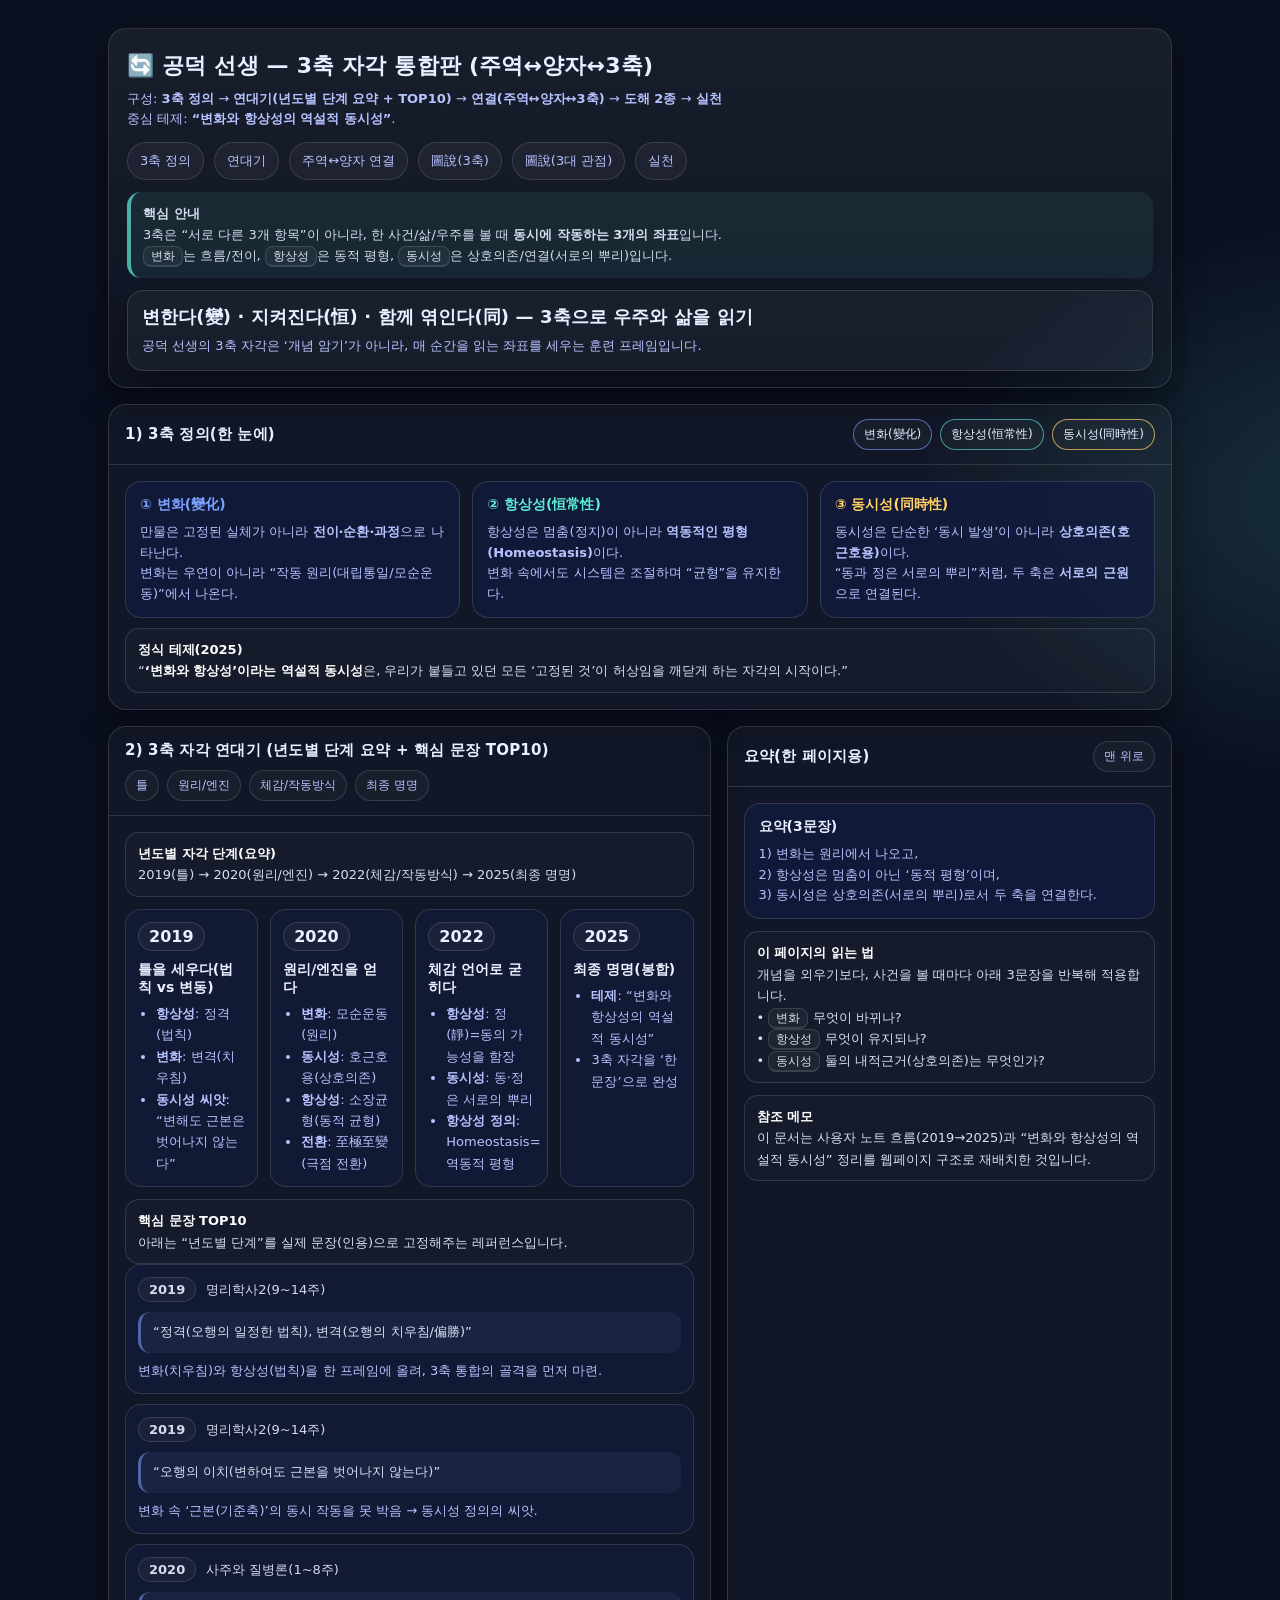
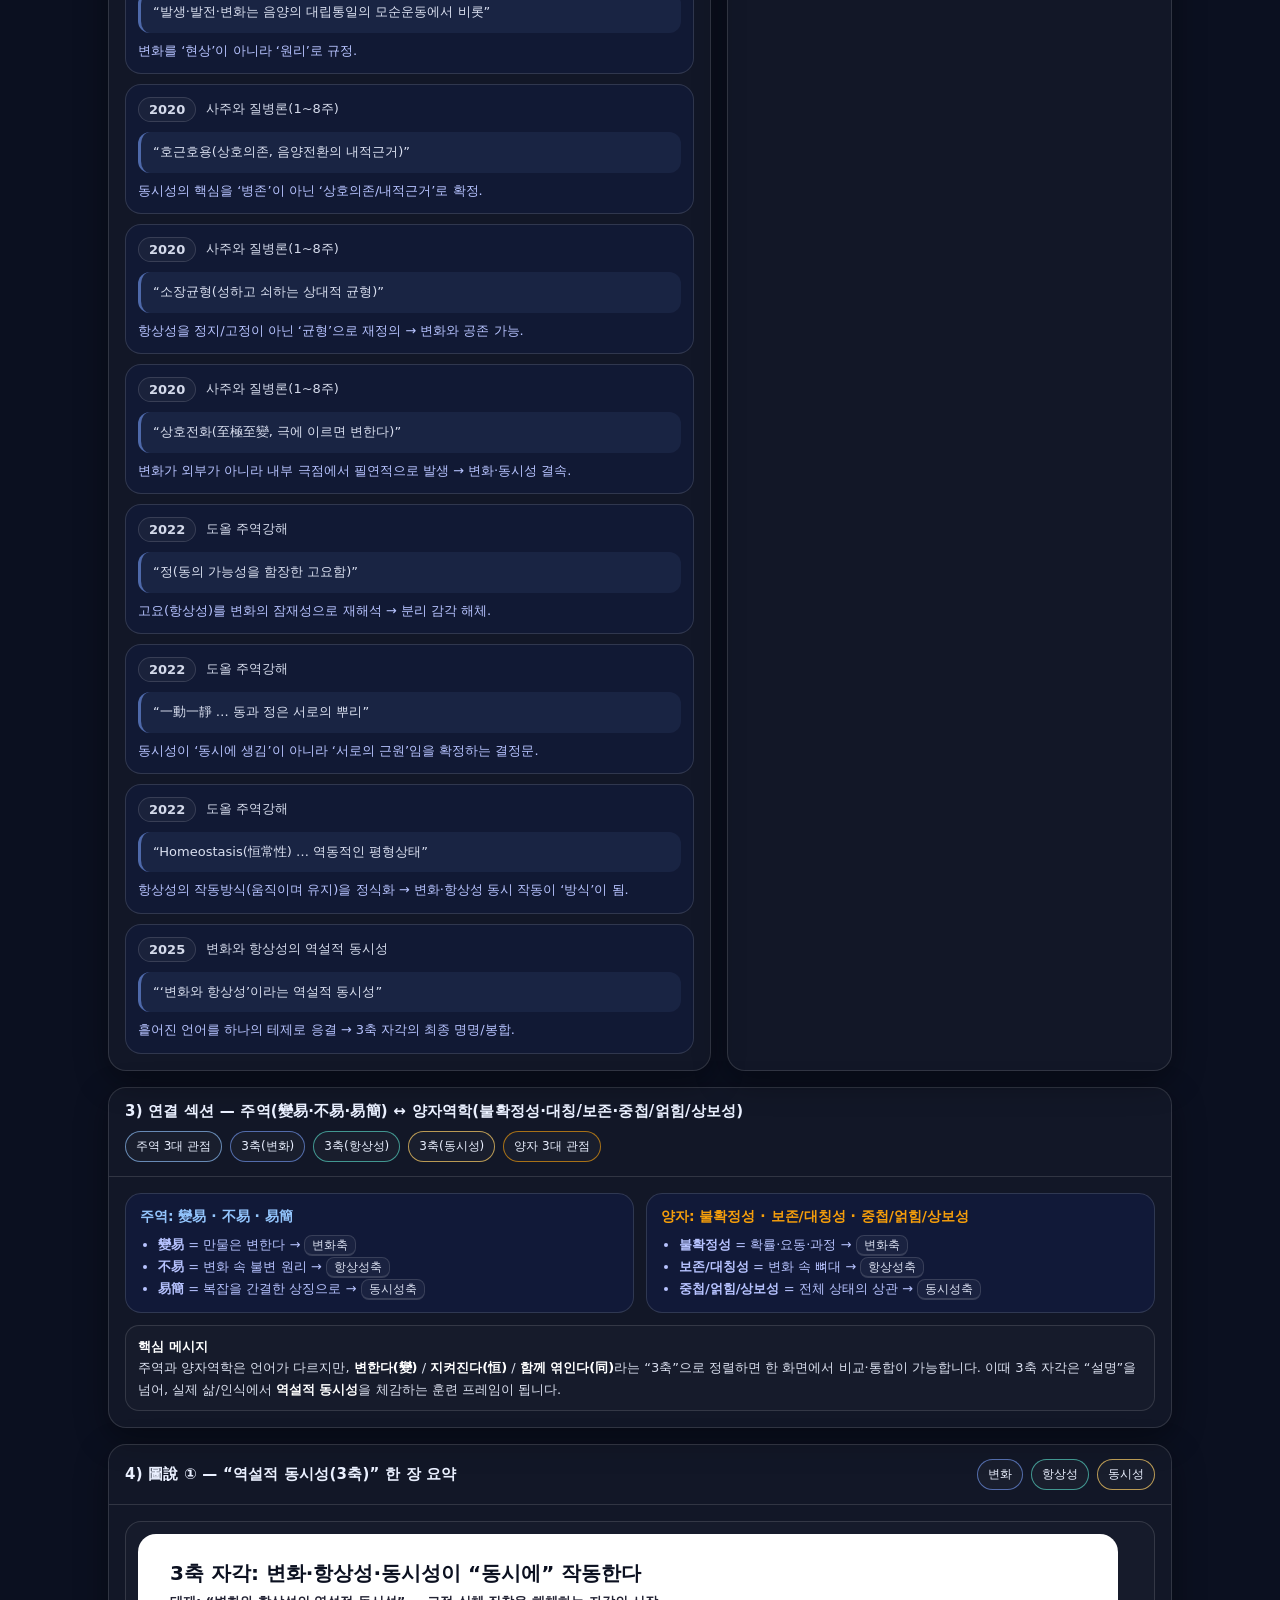
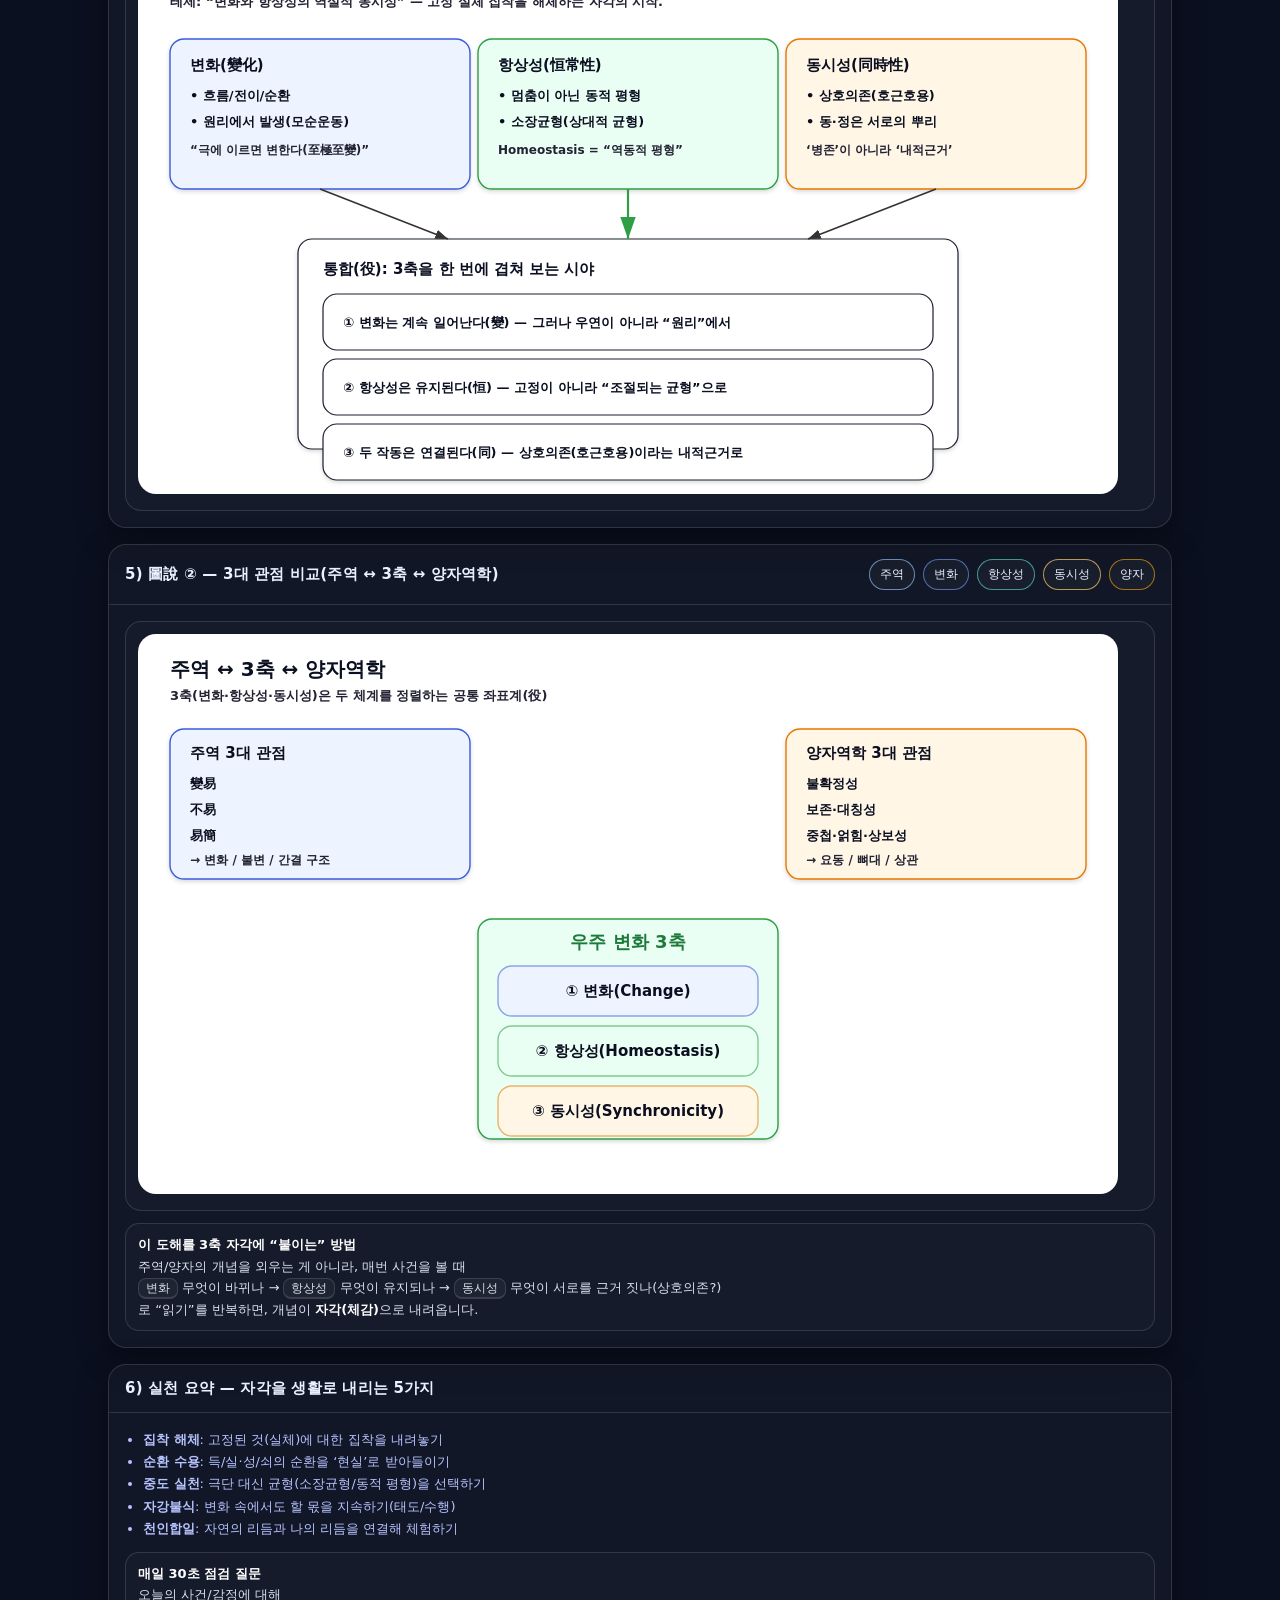
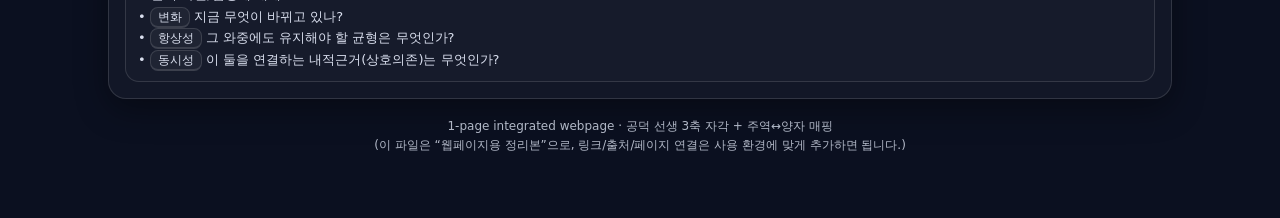
<file: axis5.html>
<!doctype html>
<html lang="ko">
<head>
  <meta charset="utf-8" />
  <meta name="viewport" content="width=device-width,initial-scale=1" />
  <title>공덕 선생 3축 자각 — 통합판(주역↔양자↔3축)</title>
  <meta name="description" content="공덕 선생의 3축 자각(변화·항상성·동시성) + 주역(변역·불역·이간) ↔ 양자역학 연결을 한 페이지로 통합" />

  <style>
    :root{
      --bg:#0b1020;
      --panel:#0f1733;
      --card:#121c40;
      --text:#eaf0ff;
      --muted:#b7c3ff;
      --line:rgba(255,255,255,.13);

      --cChange:#7aa2ff;   /* 변화 */
      --cHomeo:#5eead4;    /* 항상성 */
      --cSynch:#ffd166;    /* 동시성 */
      --cIChing:#93c5fd;   /* 주역 */
      --cQuantum:#f59e0b;  /* 양자 */

      --shadow: 0 10px 32px rgba(0,0,0,.38);
      --radius:18px;
    }

    *{box-sizing:border-box}
    body{
      margin:0;
      font-family: system-ui, -apple-system, "Noto Sans KR", Segoe UI, Roboto, Arial, sans-serif;
      background:
        radial-gradient(1200px 600px at 20% -10%, rgba(122,162,255,.25), transparent 60%),
        radial-gradient(900px 520px at 110% 10%, rgba(94,234,212,.16), transparent 55%),
        radial-gradient(900px 520px at 55% 110%, rgba(255,209,102,.12), transparent 55%),
        var(--bg);
      color:var(--text);
    }
    a{color:inherit}
    .wrap{max-width:1100px;margin:0 auto;padding:28px 18px 64px}
    header{
      padding:22px 18px 16px;
      background: linear-gradient(180deg, rgba(255,255,255,.06), rgba(255,255,255,.02));
      border:1px solid var(--line);
      border-radius: var(--radius);
      box-shadow: var(--shadow);
    }
    .topline{display:flex;gap:14px;flex-wrap:wrap;align-items:flex-start;justify-content:space-between}
    .brand h1{margin:0;font-size:22px;letter-spacing:.2px}
    .brand p{margin:8px 0 0;color:var(--muted);font-size:13px;line-height:1.5}
    nav{display:flex;gap:10px;flex-wrap:wrap;align-items:center;justify-content:flex-end}
    nav a{
      text-decoration:none;
      border:1px solid var(--line);
      background: rgba(255,255,255,.04);
      padding:9px 12px;
      border-radius:999px;
      font-size:13px;
      color:var(--muted);
    }
    nav a:hover{border-color:rgba(255,255,255,.28); color:var(--text)}

    .callout{
      margin-top:12px;
      padding:12px 12px;
      border-left:4px solid rgba(94,234,212,.7);
      background: rgba(94,234,212,.08);
      border-radius:14px;
      color:rgba(234,240,255,.9);
      font-size:13px;
      line-height:1.6;
    }

    /* PATCH: Hero slogan */
    .heroSlogan{
      margin-top:12px;
      padding:14px 14px;
      border:1px solid var(--line);
      border-radius:16px;
      background: rgba(255,255,255,.04);
      box-shadow: var(--shadow);
    }
    .heroSlogan .s1{
      font-size:18px;
      font-weight:900;
      line-height:1.35;
      letter-spacing:.1px;
    }
    .heroSlogan .s2{
      margin-top:6px;
      font-size:13px;
      color:var(--muted);
      line-height:1.55;
    }

    .grid{
      margin-top:16px;
      display:grid;
      grid-template-columns: 1.15fr .85fr;
      gap:16px;
    }
    @media (max-width: 940px){ .grid{grid-template-columns:1fr} }

    .panel{
      border:1px solid var(--line);
      border-radius: var(--radius);
      background: rgba(255,255,255,.03);
      box-shadow: var(--shadow);
      overflow:hidden;
    }
    .hd{
      padding:14px 16px;
      border-bottom:1px solid var(--line);
      display:flex;align-items:center;justify-content:space-between;gap:10px;flex-wrap:wrap;
    }
    .hd h2{margin:0;font-size:15px;letter-spacing:.2px;color:var(--text)}
    .bd{padding:16px}

    .tagrow{display:flex;gap:8px;flex-wrap:wrap}
    .tag{
      font-size:12px;
      padding:6px 10px;
      border:1px solid var(--line);
      border-radius:999px;
      color:var(--muted);
      background: rgba(255,255,255,.03);
    }
    .tag.change{border-color:rgba(122,162,255,.6); color:var(--text)}
    .tag.homeo{border-color:rgba(94,234,212,.6); color:var(--text)}
    .tag.synch{border-color:rgba(255,209,102,.7); color:var(--text)}
    .tag.iching{border-color:rgba(147,197,253,.65); color:var(--text)}
    .tag.quantum{border-color:rgba(245,158,11,.65); color:var(--text)}

    .cards{
      display:grid;
      grid-template-columns: repeat(3, minmax(0,1fr));
      gap:12px;
    }
    @media (max-width: 860px){ .cards{grid-template-columns:1fr} }

    .cards2{
      display:grid;
      grid-template-columns: 1fr 1fr;
      gap:12px;
    }
    @media (max-width: 860px){ .cards2{grid-template-columns:1fr} }

    .card{
      border:1px solid var(--line);
      border-radius: 16px;
      background: rgba(18,28,64,.7);
      padding:14px 14px 12px;
    }
    .card h3{margin:0 0 8px;font-size:14px}
    .card p{margin:0;color:var(--muted);font-size:13px;line-height:1.6}
    .card ul{margin:0;padding-left:18px;color:var(--muted);font-size:13px;line-height:1.7}

    .kline{
      margin-top:10px;
      padding:10px 12px;
      border:1px solid var(--line);
      border-radius:14px;
      background: rgba(255,255,255,.02);
      font-size:13px;
      line-height:1.65;
      color:rgba(234,240,255,.92);
    }
    .kline b{color:#fff}

    .kbd{
      padding:2px 7px;
      border:1px solid var(--line);
      border-bottom-width:2px;
      border-radius:8px;
      background: rgba(255,255,255,.04);
      color:rgba(234,240,255,.92);
      font-size:12px;
      white-space:nowrap;
    }

    .timeline{display:grid; gap:10px;}
    .titem{
      border:1px solid var(--line);
      border-radius:16px;
      background: rgba(18,28,64,.55);
      padding:12px 12px;
    }
    .titem .meta{
      display:flex;gap:10px;flex-wrap:wrap;align-items:center;
      color:rgba(234,240,255,.9);
      font-size:13px;
    }
    .titem .meta .year{
      font-weight:800;
      padding:4px 10px;
      border-radius:999px;
      border:1px solid var(--line);
      background: rgba(255,255,255,.04);
    }
    .titem blockquote{
      margin:10px 0 0;
      padding:10px 12px;
      border-left:3px solid rgba(122,162,255,.55);
      background: rgba(122,162,255,.08);
      border-radius:12px;
      color:rgba(234,240,255,.92);
      font-size:13px;
      line-height:1.6;
    }
    .titem .cmt{
      margin:8px 0 0;
      color:var(--muted);
      font-size:13px;
      line-height:1.55;
    }

    .svgbox{
      padding:12px;
      border:1px solid var(--line);
      border-radius:16px;
      background: rgba(255,255,255,.02);
      overflow:auto;
    }

    .list{
      margin:0;
      padding-left:18px;
      color:var(--muted);
      font-size:13px;
      line-height:1.7;
    }

    /* PATCH: Yearly stage summary (2019/2020/2022/2025) */
    .stageRow{
      display:grid;
      grid-template-columns: repeat(4, minmax(0,1fr));
      gap:12px;
    }
    @media (max-width: 940px){
      .stageRow{ grid-template-columns:1fr; }
    }
    .stage{
      border:1px solid var(--line);
      border-radius:16px;
      background: rgba(18,28,64,.55);
      padding:12px 12px;
    }
    .stage .y{
      display:inline-block;
      font-weight:900;
      padding:4px 10px;
      border-radius:999px;
      border:1px solid var(--line);
      background: rgba(255,255,255,.04);
    }
    .stage h3{
      margin:10px 0 6px;
      font-size:14px;
    }
    .stage ul{
      margin:0;
      padding-left:18px;
      color:var(--muted);
      font-size:13px;
      line-height:1.65;
    }

    footer{
      margin-top:18px;
      color:rgba(234,240,255,.75);
      font-size:12px;
      line-height:1.55;
      text-align:center;
    }
  </style>
</head>

<body>
  <div class="wrap">
    <header id="top">
      <div class="topline">
        <div class="brand">
          <h1>🔄 공덕 선생 — 3축 자각 통합판 (주역↔양자↔3축)</h1>
          <p>
            구성: <b>3축 정의</b> → <b>연대기(년도별 단계 요약 + TOP10)</b> → <b>연결(주역↔양자↔3축)</b> → <b>도해 2종</b> → <b>실천</b><br/>
            중심 테제: <b>“변화와 항상성의 역설적 동시성”</b>.
          </p>
        </div>
        <nav aria-label="섹션 이동">
          <a href="#axes">3축 정의</a>
          <a href="#chronicle">연대기</a>
          <a href="#bridge">주역↔양자 연결</a>
          <a href="#diagram3axis">圖說(3축)</a>
          <a href="#diagram3view">圖說(3대 관점)</a>
          <a href="#practice">실천</a>
        </nav>
      </div>

      <div class="callout">
        <b>핵심 안내</b><br/>
        3축은 “서로 다른 3개 항목”이 아니라, 한 사건/삶/우주를 볼 때 <b>동시에 작동하는 3개의 좌표</b>입니다.<br/>
        <span class="kbd">변화</span>는 흐름/전이,
        <span class="kbd">항상성</span>은 동적 평형,
        <span class="kbd">동시성</span>은 상호의존/연결(서로의 뿌리)입니다.
      </div>

      <!-- PATCH: Hero slogan (헤더 바로 아래) -->
      <div class="heroSlogan" aria-label="한 줄 슬로건">
        <div class="s1">변한다(變) · 지켜진다(恒) · 함께 엮인다(同) — 3축으로 우주와 삶을 읽기</div>
        <div class="s2">
          공덕 선생의 3축 자각은 ‘개념 암기’가 아니라, 매 순간을 읽는 좌표를 세우는 훈련 프레임입니다.
        </div>
      </div>
    </header>

    <!-- 1) 3축 정의 -->
    <section class="panel" id="axes" style="margin-top:16px">
      <div class="hd">
        <h2>1) 3축 정의(한 눈에)</h2>
        <div class="tagrow">
          <span class="tag change">변화(變化)</span>
          <span class="tag homeo">항상성(恒常性)</span>
          <span class="tag synch">동시성(同時性)</span>
        </div>
      </div>
      <div class="bd">
        <div class="cards">
          <div class="card">
            <h3 style="color:var(--cChange)">① 변화(變化)</h3>
            <p>
              만물은 고정된 실체가 아니라 <b>전이·순환·과정</b>으로 나타난다.<br/>
              변화는 우연이 아니라 “작동 원리(대립통일/모순운동)”에서 나온다.
            </p>
          </div>
          <div class="card">
            <h3 style="color:var(--cHomeo)">② 항상성(恒常性)</h3>
            <p>
              항상성은 멈춤(정지)이 아니라 <b>역동적인 평형(Homeostasis)</b>이다.<br/>
              변화 속에서도 시스템은 조절하며 “균형”을 유지한다.
            </p>
          </div>
          <div class="card">
            <h3 style="color:var(--cSynch)">③ 동시성(同時性)</h3>
            <p>
              동시성은 단순한 ‘동시 발생’이 아니라 <b>상호의존(호근호용)</b>이다.<br/>
              “동과 정은 서로의 뿌리”처럼, 두 축은 <b>서로의 근원</b>으로 연결된다.
            </p>
          </div>
        </div>

        <div class="kline">
          <b>정식 테제(2025)</b><br/>
          “<b>‘변화와 항상성’이라는 역설적 동시성</b>은, 우리가 붙들고 있던 모든 ‘고정된 것’이 허상임을 깨닫게 하는 자각의 시작이다.”
        </div>
      </div>
    </section>

    <div class="grid">
      <!-- 2) 연대기 (PATCH 포함) -->
      <section class="panel" id="chronicle">
        <div class="hd">
          <h2>2) 3축 자각 연대기 (년도별 단계 요약 + 핵심 문장 TOP10)</h2>
          <div class="tagrow">
            <span class="tag">틀</span>
            <span class="tag">원리/엔진</span>
            <span class="tag">체감/작동방식</span>
            <span class="tag">최종 명명</span>
          </div>
        </div>

        <div class="bd">
          <!-- PATCH (C): 연대기 섹션 맨 위 “년도별 단계 요약” -->
          <div class="kline" style="margin-top:0;margin-bottom:12px">
            <b>년도별 자각 단계(요약)</b><br/>
            2019(틀) → 2020(원리/엔진) → 2022(체감/작동방식) → 2025(최종 명명)
          </div>

          <div class="stageRow" aria-label="년도별 단계 요약">
            <div class="stage">
              <span class="y">2019</span>
              <h3>틀을 세우다(법칙 vs 변동)</h3>
              <ul>
                <li><b>항상성</b>: 정격(법칙)</li>
                <li><b>변화</b>: 변격(치우침)</li>
                <li><b>동시성 씨앗</b>: “변해도 근본은 벗어나지 않는다”</li>
              </ul>
            </div>

            <div class="stage">
              <span class="y">2020</span>
              <h3>원리/엔진을 얻다</h3>
              <ul>
                <li><b>변화</b>: 모순운동(원리)</li>
                <li><b>동시성</b>: 호근호용(상호의존)</li>
                <li><b>항상성</b>: 소장균형(동적 균형)</li>
                <li><b>전환</b>: 至極至變(극점 전환)</li>
              </ul>
            </div>

            <div class="stage">
              <span class="y">2022</span>
              <h3>체감 언어로 굳히다</h3>
              <ul>
                <li><b>항상성</b>: 정(靜)=동의 가능성을 함장</li>
                <li><b>동시성</b>: 동·정은 서로의 뿌리</li>
                <li><b>항상성 정의</b>: Homeostasis=역동적 평형</li>
              </ul>
            </div>

            <div class="stage">
              <span class="y">2025</span>
              <h3>최종 명명(봉합)</h3>
              <ul>
                <li><b>테제</b>: “변화와 항상성의 역설적 동시성”</li>
                <li>3축 자각을 ‘한 문장’으로 완성</li>
              </ul>
            </div>
          </div>

          <!-- 기존 TOP 10 타임라인 -->
          <div class="kline" style="margin-top:12px">
            <b>핵심 문장 TOP10</b><br/>
            아래는 “년도별 단계”를 실제 문장(인용)으로 고정해주는 레퍼런스입니다.
          </div>

          <div class="timeline">
            <div class="titem">
              <div class="meta">
                <span class="year">2019</span><span>명리학사2(9~14주)</span>
              </div>
              <blockquote>“정격(오행의 일정한 법칙), 변격(오행의 치우침/偏勝)”</blockquote>
              <div class="cmt">변화(치우침)와 항상성(법칙)을 한 프레임에 올려, 3축 통합의 골격을 먼저 마련.</div>
            </div>

            <div class="titem">
              <div class="meta">
                <span class="year">2019</span><span>명리학사2(9~14주)</span>
              </div>
              <blockquote>“오행의 이치(변하여도 근본을 벗어나지 않는다)”</blockquote>
              <div class="cmt">변화 속 ‘근본(기준축)’의 동시 작동을 못 박음 → 동시성 정의의 씨앗.</div>
            </div>

            <div class="titem">
              <div class="meta">
                <span class="year">2020</span><span>사주와 질병론(1~8주)</span>
              </div>
              <blockquote>“발생·발전·변화는 음양의 대립통일의 모순운동에서 비롯”</blockquote>
              <div class="cmt">변화를 ‘현상’이 아니라 ‘원리’로 규정.</div>
            </div>

            <div class="titem">
              <div class="meta">
                <span class="year">2020</span><span>사주와 질병론(1~8주)</span>
              </div>
              <blockquote>“호근호용(상호의존, 음양전환의 내적근거)”</blockquote>
              <div class="cmt">동시성의 핵심을 ‘병존’이 아닌 ‘상호의존/내적근거’로 확정.</div>
            </div>

            <div class="titem">
              <div class="meta">
                <span class="year">2020</span><span>사주와 질병론(1~8주)</span>
              </div>
              <blockquote>“소장균형(성하고 쇠하는 상대적 균형)”</blockquote>
              <div class="cmt">항상성을 정지/고정이 아닌 ‘균형’으로 재정의 → 변화와 공존 가능.</div>
            </div>

            <div class="titem">
              <div class="meta">
                <span class="year">2020</span><span>사주와 질병론(1~8주)</span>
              </div>
              <blockquote>“상호전화(至極至變, 극에 이르면 변한다)”</blockquote>
              <div class="cmt">변화가 외부가 아니라 내부 극점에서 필연적으로 발생 → 변화·동시성 결속.</div>
            </div>

            <div class="titem">
              <div class="meta">
                <span class="year">2022</span><span>도올 주역강해</span>
              </div>
              <blockquote>“정(동의 가능성을 함장한 고요함)”</blockquote>
              <div class="cmt">고요(항상성)를 변화의 잠재성으로 재해석 → 분리 감각 해체.</div>
            </div>

            <div class="titem">
              <div class="meta">
                <span class="year">2022</span><span>도올 주역강해</span>
              </div>
              <blockquote>“一動一靜 … 동과 정은 서로의 뿌리”</blockquote>
              <div class="cmt">동시성이 ‘동시에 생김’이 아니라 ‘서로의 근원’임을 확정하는 결정문.</div>
            </div>

            <div class="titem">
              <div class="meta">
                <span class="year">2022</span><span>도올 주역강해</span>
              </div>
              <blockquote>“Homeostasis(恒常性) … 역동적인 평형상태”</blockquote>
              <div class="cmt">항상성의 작동방식(움직이며 유지)을 정식화 → 변화·항상성 동시 작동이 ‘방식’이 됨.</div>
            </div>

            <div class="titem">
              <div class="meta">
                <span class="year">2025</span><span>변화와 항상성의 역설적 동시성</span>
              </div>
              <blockquote>“‘변화와 항상성’이라는 역설적 동시성”</blockquote>
              <div class="cmt">흩어진 언어를 하나의 테제로 응결 → 3축 자각의 최종 명명/봉합.</div>
            </div>
          </div>
        </div>
      </section>

      <!-- 우측 요약 -->
      <aside class="panel">
        <div class="hd">
          <h2>요약(한 페이지용)</h2>
          <a href="#top" class="tag" style="text-decoration:none;">맨 위로</a>
        </div>
        <div class="bd">
          <div class="card">
            <h3>요약(3문장)</h3>
            <p>
              1) 변화는 원리에서 나오고,<br/>
              2) 항상성은 멈춤이 아닌 ‘동적 평형’이며,<br/>
              3) 동시성은 상호의존(서로의 뿌리)로서 두 축을 연결한다.
            </p>
          </div>

          <div class="kline" style="margin-top:12px">
            <b>이 페이지의 읽는 법</b><br/>
            개념을 외우기보다, 사건을 볼 때마다 아래 3문장을 반복해 적용합니다.<br/>
            • <span class="kbd">변화</span> 무엇이 바뀌나?<br/>
            • <span class="kbd">항상성</span> 무엇이 유지되나?<br/>
            • <span class="kbd">동시성</span> 둘의 내적근거(상호의존)는 무엇인가?
          </div>

          <div class="kline" style="margin-top:12px">
            <b>참조 메모</b><br/>
            이 문서는 사용자 노트 흐름(2019→2025)과 “변화와 항상성의 역설적 동시성” 정리를 웹페이지 구조로 재배치한 것입니다.
          </div>
        </div>
      </aside>
    </div>

    <!-- 3) 연결 섹션 -->
    <section class="panel" id="bridge" style="margin-top:16px">
      <div class="hd">
        <h2>3) 연결 섹션 — 주역(變易·不易·易簡) ↔ 양자역학(불확정성·대칭/보존·중첩/얽힘/상보성)</h2>
        <div class="tagrow">
          <span class="tag iching">주역 3대 관점</span>
          <span class="tag change">3축(변화)</span>
          <span class="tag homeo">3축(항상성)</span>
          <span class="tag synch">3축(동시성)</span>
          <span class="tag quantum">양자 3대 관점</span>
        </div>
      </div>
      <div class="bd">
        <div class="cards2">
          <div class="card">
            <h3 style="color:var(--cIChing)">주역: 變易 · 不易 · 易簡</h3>
            <ul>
              <li><b>變易</b> = 만물은 변한다 → <span class="kbd">변화축</span></li>
              <li><b>不易</b> = 변화 속 불변 원리 → <span class="kbd">항상성축</span></li>
              <li><b>易簡</b> = 복잡을 간결한 상징으로 → <span class="kbd">동시성축</span></li>
            </ul>
          </div>

          <div class="card">
            <h3 style="color:var(--cQuantum)">양자: 불확정성 · 보존/대칭성 · 중첩/얽힘/상보성</h3>
            <ul>
              <li><b>불확정성</b> = 확률·요동·과정 → <span class="kbd">변화축</span></li>
              <li><b>보존/대칭성</b> = 변화 속 뼈대 → <span class="kbd">항상성축</span></li>
              <li><b>중첩/얽힘/상보성</b> = 전체 상태의 상관 → <span class="kbd">동시성축</span></li>
            </ul>
          </div>
        </div>

        <div class="kline" style="margin-top:12px">
          <b>핵심 메시지</b><br/>
          주역과 양자역학은 언어가 다르지만, <b>변한다(變)</b> / <b>지켜진다(恒)</b> / <b>함께 엮인다(同)</b>라는 “3축”으로 정렬하면
          한 화면에서 비교·통합이 가능합니다. 이때 3축 자각은 “설명”을 넘어, 실제 삶/인식에서 <b>역설적 동시성</b>을 체감하는 훈련 프레임이 됩니다.
        </div>
      </div>
    </section>

    <!-- 4) 圖說 ① — 3축 -->
    <section class="panel" id="diagram3axis" style="margin-top:16px">
      <div class="hd">
        <h2>4) 圖說 ① — “역설적 동시성(3축)” 한 장 요약</h2>
        <div class="tagrow">
          <span class="tag change">변화</span>
          <span class="tag homeo">항상성</span>
          <span class="tag synch">동시성</span>
        </div>
      </div>
      <div class="bd">
        <div class="svgbox">
          <svg viewBox="0 0 980 560" width="980" height="560" xmlns="http://www.w3.org/2000/svg" role="img" aria-label="3축 자각 도해">
            <defs>
              <style>
                .title { font: 800 22px/1.2 system-ui, -apple-system, "Noto Sans KR", sans-serif; fill:#0b1020; }
                .sub   { font: 650 14px/1.4 system-ui, -apple-system, "Noto Sans KR", sans-serif; fill:#223; }
                .h     { font: 850 16px/1.2 system-ui, -apple-system, "Noto Sans KR", sans-serif; fill:#0b1020; }
                .t     { font: 650 14px/1.35 system-ui, -apple-system, "Noto Sans KR", sans-serif; fill:#0b1020; }
                .tiny  { font: 600 12px/1.3 system-ui, -apple-system, "Noto Sans KR", sans-serif; fill:#223; }
                .box { fill:#ffffff; stroke:#1a1f2e; stroke-width:1.2; rx:14; }
                .change { fill:#eef4ff; stroke:#3b5bdb; stroke-width:1.4; rx:14; }
                .homeo { fill:#eafff4; stroke:#2f9e44; stroke-width:1.4; rx:14; }
                .synch { fill:#fff6e6; stroke:#e67700; stroke-width:1.4; rx:14; }
                .arrow { stroke:#333; stroke-width:1.6; marker-end:url(#m); }
                .arrowg { stroke:#2f9e44; stroke-width:2.2; marker-end:url(#m2); }
              </style>
              <marker id="m" markerWidth="10" markerHeight="10" refX="8" refY="3" orient="auto">
                <path d="M0,0 L8,3 L0,6 Z" fill="#333"/>
              </marker>
              <marker id="m2" markerWidth="12" markerHeight="12" refX="10" refY="3.5" orient="auto">
                <path d="M0,0 L10,3.5 L0,7 Z" fill="#2f9e44"/>
              </marker>
              <filter id="shadow" x="-20%" y="-20%" width="140%" height="140%">
                <feDropShadow dx="0" dy="2" stdDeviation="2" flood-color="#000" flood-opacity="0.15"/>
              </filter>
            </defs>

            <rect x="0" y="0" width="980" height="560" fill="#ffffff" rx="18"/>

            <text x="32" y="46" class="title">3축 자각: 변화·항상성·동시성이 “동시에” 작동한다</text>
            <text x="32" y="72" class="sub">테제: “변화와 항상성의 역설적 동시성” — 고정 실체 집착을 해체하는 자각의 시작.</text>

            <g filter="url(#shadow)">
              <rect x="32" y="105" width="300" height="150" class="change"/>
              <text x="52" y="136" class="h">변화(變化)</text>
              <text x="52" y="166" class="t">• 흐름/전이/순환</text>
              <text x="52" y="192" class="t">• 원리에서 발생(모순운동)</text>
              <text x="52" y="220" class="tiny">“극에 이르면 변한다(至極至變)”</text>
            </g>

            <g filter="url(#shadow)">
              <rect x="340" y="105" width="300" height="150" class="homeo"/>
              <text x="360" y="136" class="h">항상성(恒常性)</text>
              <text x="360" y="166" class="t">• 멈춤이 아닌 동적 평형</text>
              <text x="360" y="192" class="t">• 소장균형(상대적 균형)</text>
              <text x="360" y="220" class="tiny">Homeostasis = “역동적 평형”</text>
            </g>

            <g filter="url(#shadow)">
              <rect x="648" y="105" width="300" height="150" class="synch"/>
              <text x="668" y="136" class="h">동시성(同時性)</text>
              <text x="668" y="166" class="t">• 상호의존(호근호용)</text>
              <text x="668" y="192" class="t">• 동·정은 서로의 뿌리</text>
              <text x="668" y="220" class="tiny">‘병존’이 아니라 ‘내적근거’</text>
            </g>

            <g filter="url(#shadow)">
              <rect x="160" y="305" width="660" height="210" class="box"/>
              <text x="185" y="340" class="h">통합(役): 3축을 한 번에 겹쳐 보는 시야</text>

              <rect x="185" y="360" width="610" height="56" class="box"/>
              <text x="205" y="393" class="t">① 변화는 계속 일어난다(變) — 그러나 우연이 아니라 “원리”에서</text>

              <rect x="185" y="425" width="610" height="56" class="box"/>
              <text x="205" y="458" class="t">② 항상성은 유지된다(恒) — 고정이 아니라 “조절되는 균형”으로</text>

              <rect x="185" y="490" width="610" height="56" class="box"/>
              <text x="205" y="523" class="t">③ 두 작동은 연결된다(同) — 상호의존(호근호용)이라는 내적근거로</text>
            </g>

            <line x1="182" y1="255" x2="310" y2="305" class="arrow"/>
            <line x1="490" y1="255" x2="490" y2="305" class="arrowg"/>
            <line x1="798" y1="255" x2="670" y2="305" class="arrow"/>
          </svg>
        </div>
      </div>
    </section>

    <!-- 5) 圖說 ② — 3대 관점 비교 -->
    <section class="panel" id="diagram3view" style="margin-top:16px">
      <div class="hd">
        <h2>5) 圖說 ② — 3대 관점 비교(주역 ↔ 3축 ↔ 양자역학)</h2>
        <div class="tagrow">
          <span class="tag iching">주역</span>
          <span class="tag change">변화</span>
          <span class="tag homeo">항상성</span>
          <span class="tag synch">동시성</span>
          <span class="tag quantum">양자</span>
        </div>
      </div>
      <div class="bd">
        <div class="svgbox">
          <!-- (B) 미니멀 범례형: 글자 겹침 최소화 + 화살표 라벨 제거 + 범례 1줄 -->
<svg viewBox="0 0 980 560" width="980" height="560"
     xmlns="http://www.w3.org/2000/svg" role="img"
     aria-label="주역·양자역학·우주 변화 3축 관계도(미니멀 범례형)">

  <defs>
    <style>
      .title { font: 800 20px/1.2 system-ui, -apple-system, "Noto Sans KR", sans-serif; fill:#0b1020; }
      .sub   { font: 650 13px/1.4 system-ui, -apple-system, "Noto Sans KR", sans-serif; fill:#223; }
      .h     { font: 850 15px/1.2 system-ui, -apple-system, "Noto Sans KR", sans-serif; fill:#0b1020; }
      .t     { font: 650 13px/1.35 system-ui, -apple-system, "Noto Sans KR", sans-serif; fill:#0b1020; }
      .tiny  { font: 650 12px/1.3 system-ui, -apple-system, "Noto Sans KR", sans-serif; fill:#223; }

      .box   { fill:#ffffff; stroke:#1a1f2e; stroke-width:1.2; rx:14; }
      .iching{ fill:#eef4ff; stroke:#3b5bdb; stroke-width:1.4; rx:14; }
      .quant { fill:#fff6e6; stroke:#e67700; stroke-width:1.4; rx:14; }
      .axis  { fill:#eafff4; stroke:#2f9e44; stroke-width:1.4; rx:14; }

      .arrow  { stroke:#333; stroke-width:1.6; marker-end:url(#m); }
      .arrow2 { stroke:#2f9e44; stroke-width:2.0; marker-end:url(#m2); }
    </style>

    <marker id="m" markerWidth="10" markerHeight="10" refX="8" refY="3" orient="auto">
      <path d="M0,0 L8,3 L0,6 Z" fill="#333"/>
    </marker>
    <marker id="m2" markerWidth="12" markerHeight="12" refX="10" refY="3.5" orient="auto">
      <path d="M0,0 L10,3.5 L0,7 Z" fill="#2f9e44"/>
    </marker>

    <filter id="shadow" x="-20%" y="-20%" width="140%" height="140%">
      <feDropShadow dx="0" dy="2" stdDeviation="2" flood-color="#000" flood-opacity="0.15"/>
    </filter>
  </defs>

  <rect x="0" y="0" width="980" height="560" fill="#ffffff" rx="18"/>

  <!-- Title area -->
  <text x="32" y="42" class="title">주역 ↔ 3축 ↔ 양자역학</text>
  <text x="32" y="66" class="sub">3축(변화·항상성·동시성)은 두 체계를 정렬하는 공통 좌표계(役)</text>

  <!-- Left: I Ching -->
  <g filter="url(#shadow)">
    <rect x="32" y="95" width="300" height="150" class="iching"/>
    <text x="52" y="124" class="h">주역 3대 관점</text>
    <text x="52" y="154" class="t">變易</text>
    <text x="52" y="180" class="t">不易</text>
    <text x="52" y="206" class="t">易簡</text>
    <text x="52" y="230" class="tiny">→ 변화 / 불변 / 간결 구조</text>
  </g>

  <!-- Right: Quantum -->
  <g filter="url(#shadow)">
    <rect x="648" y="95" width="300" height="150" class="quant"/>
    <text x="668" y="124" class="h">양자역학 3대 관점</text>
    <text x="668" y="154" class="t">불확정성</text>
    <text x="668" y="180" class="t">보존·대칭성</text>
    <text x="668" y="206" class="t">중첩·얽힘·상보성</text>
    <text x="668" y="230" class="tiny">→ 요동 / 뼈대 / 상관</text>
  </g>

  <!-- Center: Axes (아주 간단) -->
  <g filter="url(#shadow)">
  <!-- 큰 축 박스 -->
  <rect x="340" y="285" width="300" height="220" class="axis"/>

  <!-- 제목: 초록 계열 강조 + 중앙 정렬 -->
  <text x="490" y="309"
        style="font: 900 18px/1.2 system-ui, -apple-system, 'Noto Sans KR', sans-serif; fill:#1f7a3a;"
        text-anchor="middle" dominant-baseline="middle">
    우주 변화 3축
  </text>

  <!-- ① 변화 (연파랑 + 약한 파랑 테두리) -->
  <rect x="360" y="332" width="260" height="50"
        style="fill:#eef4ff; stroke:rgba(59,91,219,.55); stroke-width:1.4; rx:14;" />
  <text x="490" y="357"
        style="font: 900 15px/1.2 system-ui, -apple-system, 'Noto Sans KR', sans-serif; fill:#0b1020;"
        text-anchor="middle" dominant-baseline="middle">
    ① 변화(Change)
  </text>

  <!-- ② 항상성 (연초록 + 약한 초록 테두리) -->
  <rect x="360" y="392" width="260" height="50"
        style="fill:#eafff4; stroke:rgba(47,158,68,.55); stroke-width:1.4; rx:14;" />
  <text x="490" y="417"
        style="font: 900 15px/1.2 system-ui, -apple-system, 'Noto Sans KR', sans-serif; fill:#0b1020;"
        text-anchor="middle" dominant-baseline="middle">
    ② 항상성(Homeostasis)
  </text>

  <!-- ③ 동시성 (연노랑/살구 + 약한 주황 테두리) -->
  <rect x="360" y="452" width="260" height="50"
        style="fill:#fff6e6; stroke:rgba(230,119,0,.55); stroke-width:1.4; rx:14;" />
  <text x="490" y="477"
        style="font: 900 15px/1.2 system-ui, -apple-system, 'Noto Sans KR', sans-serif; fill:#0b1020;"
        text-anchor="middle" dominant-baseline="middle">
    ③ 동시성(Synchronicity)
  </text>
</g>
</svg>
        </div>

        <div class="kline" style="margin-top:12px">
          <b>이 도해를 3축 자각에 “붙이는” 방법</b><br/>
          주역/양자의 개념을 외우는 게 아니라, 매번 사건을 볼 때<br/>
          <span class="kbd">변화</span> 무엇이 바뀌나 →
          <span class="kbd">항상성</span> 무엇이 유지되나 →
          <span class="kbd">동시성</span> 무엇이 서로를 근거 짓나(상호의존?)<br/>
          로 “읽기”를 반복하면, 개념이 <b>자각(체감)</b>으로 내려옵니다.
        </div>
      </div>
    </section>

    <!-- 6) 실천 -->
    <section class="panel" id="practice" style="margin-top:16px">
      <div class="hd">
        <h2>6) 실천 요약 — 자각을 생활로 내리는 5가지</h2>
      </div>
      <div class="bd">
        <ul class="list">
          <li><b>집착 해체</b>: 고정된 것(실체)에 대한 집착을 내려놓기</li>
          <li><b>순환 수용</b>: 득/실·성/쇠의 순환을 ‘현실’로 받아들이기</li>
          <li><b>중도 실천</b>: 극단 대신 균형(소장균형/동적 평형)을 선택하기</li>
          <li><b>자강불식</b>: 변화 속에서도 할 몫을 지속하기(태도/수행)</li>
          <li><b>천인합일</b>: 자연의 리듬과 나의 리듬을 연결해 체험하기</li>
        </ul>

        <div class="kline" style="margin-top:12px">
          <b>매일 30초 점검 질문</b><br/>
          오늘의 사건/감정에 대해<br/>
          • <span class="kbd">변화</span> 지금 무엇이 바뀌고 있나?<br/>
          • <span class="kbd">항상성</span> 그 와중에도 유지해야 할 균형은 무엇인가?<br/>
          • <span class="kbd">동시성</span> 이 둘을 연결하는 내적근거(상호의존)는 무엇인가?
        </div>
      </div>
    </section>

    <footer>
      1-page integrated webpage · 공덕 선생 3축 자각 + 주역↔양자 매핑<br/>
      (이 파일은 “웹페이지용 정리본”으로, 링크/출처/페이지 연결은 사용 환경에 맞게 추가하면 됩니다.)
    </footer>
  </div>
</body>
</html>
</file>
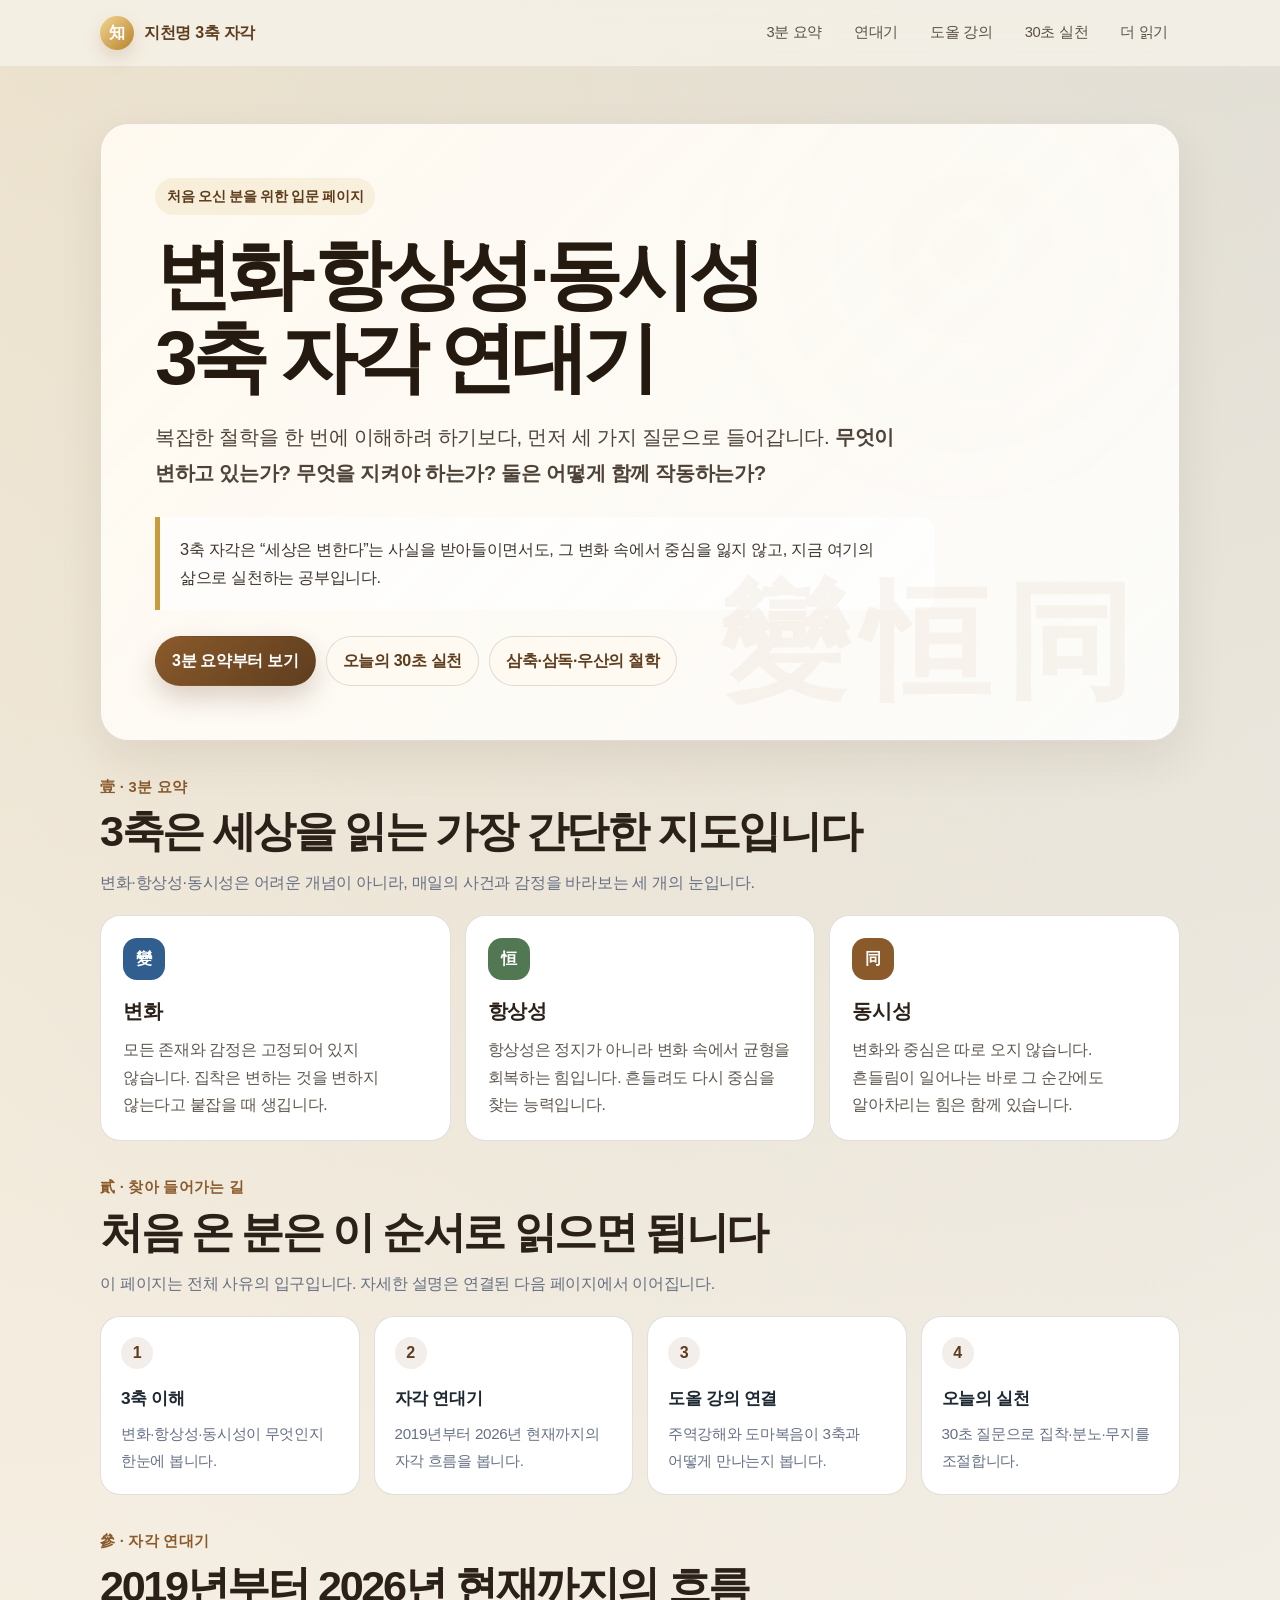
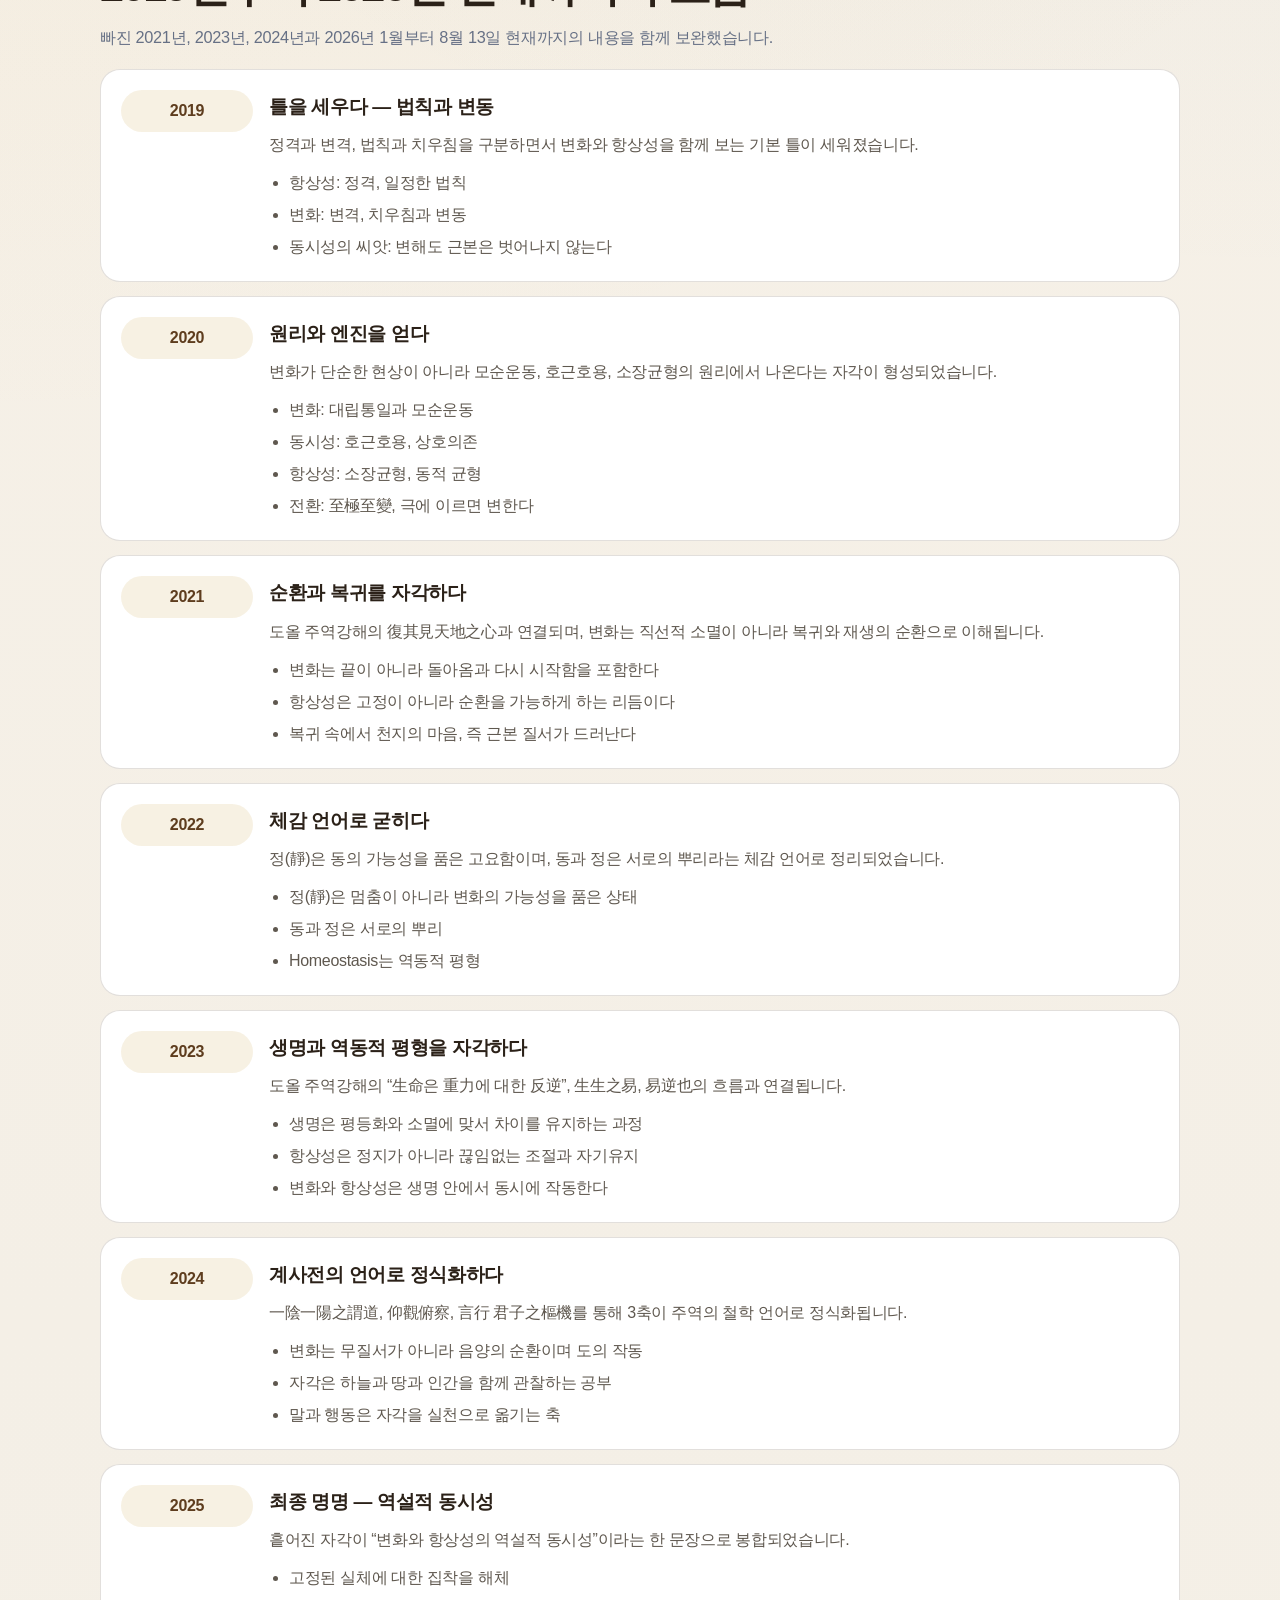
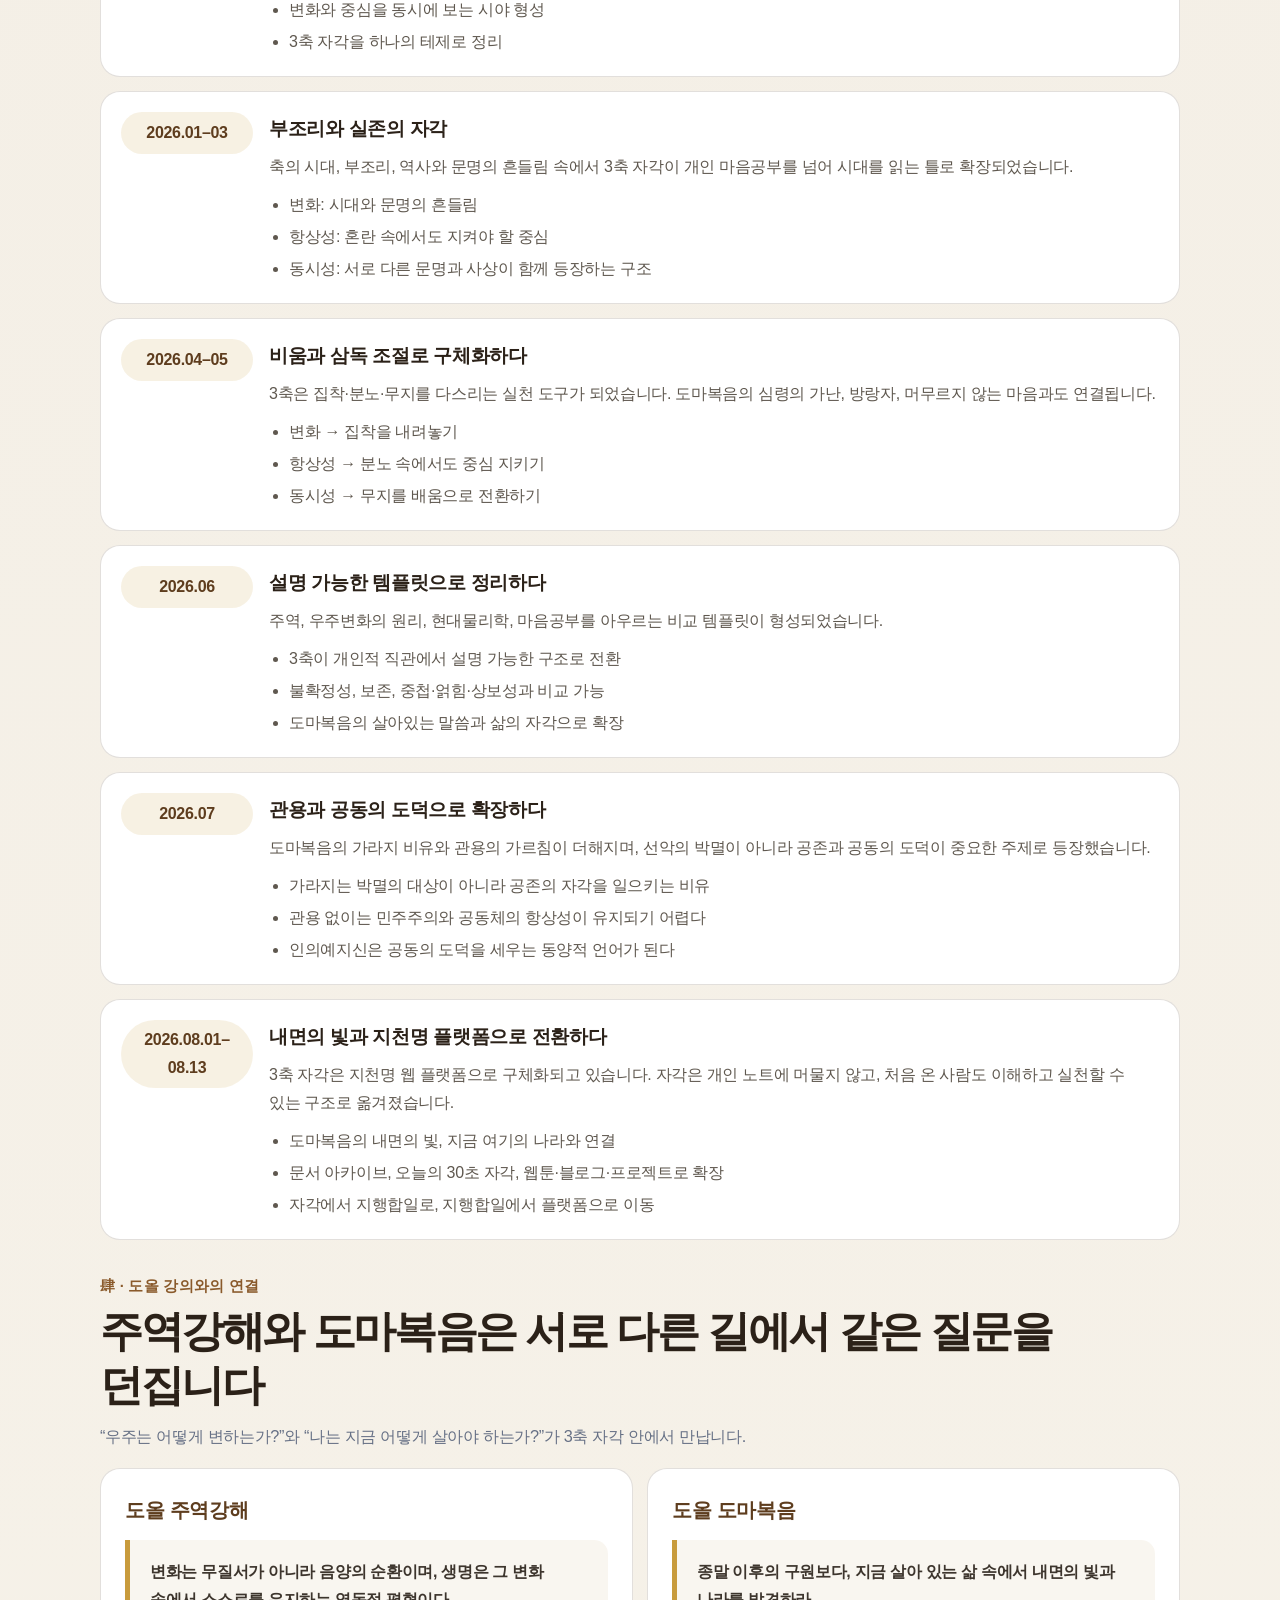
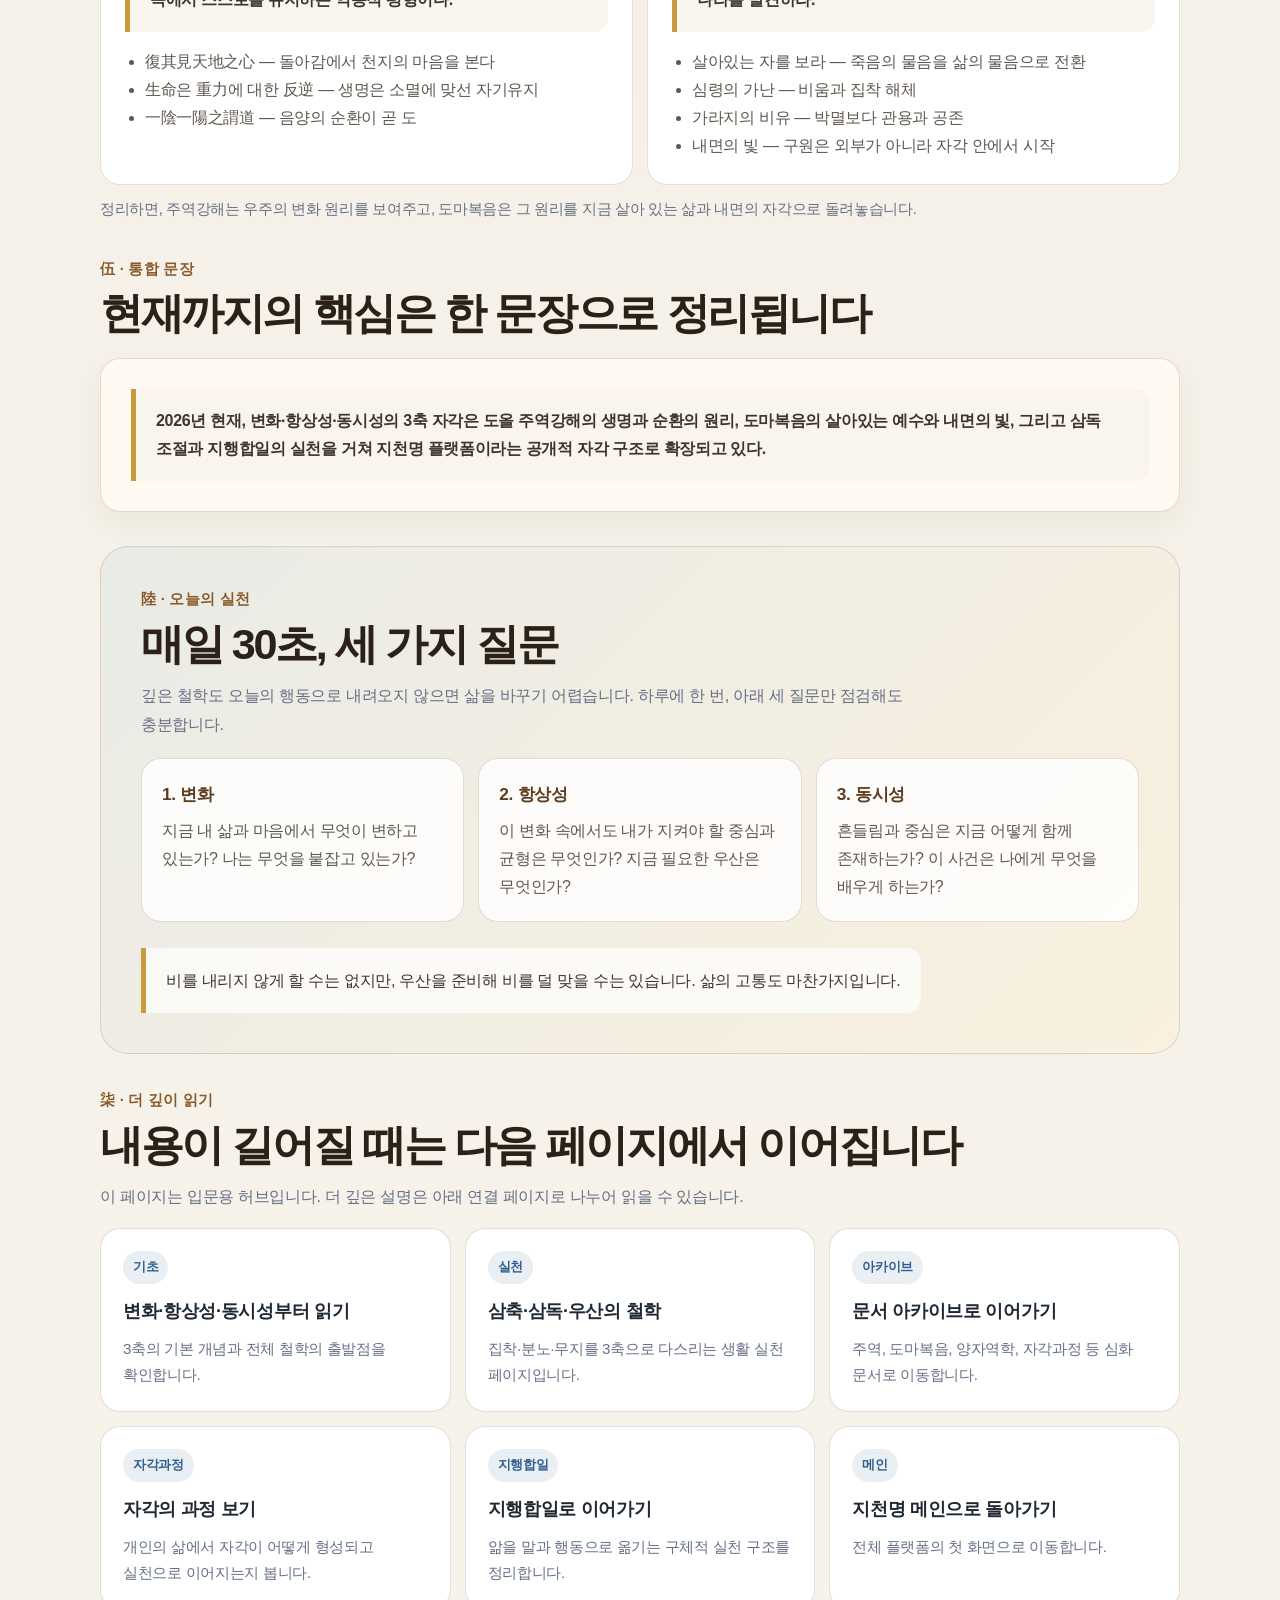
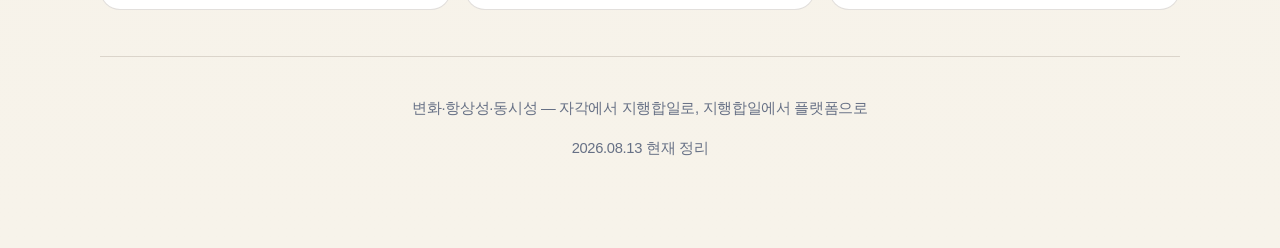
<file: axis5_1.html>
<!DOCTYPE html>
<html lang="ko">
<head>
  <meta charset="UTF-8" />
  <meta name="viewport" content="width=device-width, initial-scale=1.0" />

  <title>3축 자각 연대기 | 변화·항상성·동시성</title>

  <meta
    name="description"
    content="변화·항상성·동시성의 3축 자각을 도올 주역강해와 도마복음, 그리고 삶의 실천으로 연결한 입문형 정리 페이지입니다."
  />

  <style>
    :root {
      --bg: #f7f3ea;
      --paper: #fffaf1;
      --paper-2: #ffffff;
      --ink: #1f2933;
      --muted: #667085;
      --soft: #e8dcc8;
      --line: rgba(74, 58, 38, 0.16);
      --brown: #8a5a2b;
      --brown-dark: #5e3d1e;
      --gold: #c89b3c;
      --blue: #305f8f;
      --green: #527853;
      --red: #9b4d3f;
      --shadow: 0 18px 45px rgba(66, 48, 26, 0.09);
      --radius-xl: 28px;
      --radius-lg: 20px;
      --radius-md: 14px;
      --max: 1080px;
    }

    * {
      box-sizing: border-box;
    }

    html {
      scroll-behavior: smooth;
    }

    body {
      margin: 0;
      background:
        radial-gradient(circle at top left, rgba(200, 155, 60, 0.14), transparent 30%),
        radial-gradient(circle at top right, rgba(48, 95, 143, 0.10), transparent 28%),
        linear-gradient(180deg, #f8f2e8 0%, #f4efe6 44%, #f7f3ea 100%);
      color: var(--ink);
      font-family:
        -apple-system,
        BlinkMacSystemFont,
        "Pretendard",
        "Noto Sans KR",
        "Segoe UI",
        sans-serif;
      line-height: 1.75;
      letter-spacing: -0.02em;
      word-break: keep-all;
    }

    a {
      color: inherit;
      text-decoration: none;
    }

    .page {
      width: min(var(--max), calc(100% - 32px));
      margin: 0 auto;
      padding: 28px 0 72px;
    }

    /* Top Navigation */
    .top-nav {
      position: sticky;
      top: 0;
      z-index: 50;
      backdrop-filter: blur(16px);
      background: rgba(247, 243, 234, 0.78);
      border-bottom: 1px solid rgba(94, 61, 30, 0.08);
    }

    .top-nav-inner {
      width: min(var(--max), calc(100% - 32px));
      margin: 0 auto;
      display: flex;
      justify-content: space-between;
      align-items: center;
      gap: 16px;
      padding: 12px 0;
    }

    .brand {
      display: flex;
      align-items: center;
      gap: 10px;
      font-weight: 800;
      color: var(--brown-dark);
      white-space: nowrap;
    }

    .brand-mark {
      display: inline-flex;
      width: 34px;
      height: 34px;
      border-radius: 50%;
      align-items: center;
      justify-content: center;
      background: linear-gradient(135deg, #f3d492, #b7842c);
      color: #fff;
      box-shadow: 0 8px 18px rgba(138, 90, 43, 0.18);
    }

    .nav-links {
      display: flex;
      gap: 8px;
      flex-wrap: wrap;
      justify-content: flex-end;
      font-size: 0.92rem;
    }

    .nav-links a {
      padding: 7px 11px;
      border-radius: 999px;
      color: #5b5145;
      border: 1px solid transparent;
    }

    .nav-links a:hover {
      border-color: var(--line);
      background: rgba(255, 250, 241, 0.78);
    }

    /* Hero */
    .hero {
      margin-top: 28px;
      padding: clamp(28px, 5vw, 54px);
      border: 1px solid var(--line);
      border-radius: var(--radius-xl);
      background:
        linear-gradient(135deg, rgba(255, 250, 241, 0.96), rgba(255, 255, 255, 0.86)),
        radial-gradient(circle at 80% 20%, rgba(200, 155, 60, 0.20), transparent 28%);
      box-shadow: var(--shadow);
      overflow: hidden;
      position: relative;
    }

    .hero::after {
      content: "變 恒 同";
      position: absolute;
      right: clamp(18px, 5vw, 56px);
      bottom: -14px;
      font-size: clamp(3.4rem, 10vw, 8.8rem);
      font-weight: 900;
      color: rgba(138, 90, 43, 0.055);
      letter-spacing: -0.08em;
      pointer-events: none;
    }

    .eyebrow {
      display: inline-flex;
      align-items: center;
      gap: 8px;
      padding: 6px 12px;
      border-radius: 999px;
      background: rgba(200, 155, 60, 0.12);
      color: var(--brown-dark);
      font-weight: 700;
      font-size: 0.9rem;
      margin-bottom: 18px;
    }

    h1 {
      margin: 0;
      font-size: clamp(2.1rem, 6vw, 4.8rem);
      line-height: 1.08;
      letter-spacing: -0.07em;
      color: #251a10;
    }

    .hero-sub {
      margin: 20px 0 0;
      max-width: 740px;
      font-size: clamp(1.05rem, 2vw, 1.28rem);
      color: #4e4338;
    }

    .hero-point {
      margin-top: 26px;
      padding: 18px 20px;
      border-left: 5px solid var(--gold);
      border-radius: 0 var(--radius-md) var(--radius-md) 0;
      background: rgba(255, 255, 255, 0.72);
      max-width: 780px;
      font-size: 1.02rem;
      color: #3e352c;
    }

    .hero-actions {
      display: flex;
      flex-wrap: wrap;
      gap: 10px;
      margin-top: 26px;
      position: relative;
      z-index: 1;
    }

    .btn {
      display: inline-flex;
      align-items: center;
      justify-content: center;
      gap: 8px;
      min-height: 44px;
      padding: 10px 16px;
      border-radius: 999px;
      font-weight: 800;
      border: 1px solid var(--line);
      background: #fffaf1;
      color: var(--brown-dark);
      transition: transform 0.18s ease, box-shadow 0.18s ease, background 0.18s ease;
    }

    .btn.primary {
      border-color: transparent;
      background: linear-gradient(135deg, var(--brown), var(--brown-dark));
      color: #fff;
      box-shadow: 0 12px 26px rgba(94, 61, 30, 0.22);
    }

    .btn:hover {
      transform: translateY(-2px);
      box-shadow: 0 10px 22px rgba(66, 48, 26, 0.13);
    }

    /* General sections */
    section {
      margin-top: 34px;
    }

    .section-head {
      margin-bottom: 18px;
    }

    .section-kicker {
      color: var(--brown);
      font-weight: 900;
      letter-spacing: 0.02em;
      font-size: 0.92rem;
      margin-bottom: 4px;
    }

    h2 {
      margin: 0;
      font-size: clamp(1.65rem, 3.4vw, 2.7rem);
      line-height: 1.25;
      letter-spacing: -0.055em;
      color: #2b2118;
    }

    .section-desc {
      margin: 10px 0 0;
      color: var(--muted);
      font-size: 1.02rem;
      max-width: 780px;
    }

    .card {
      background: rgba(255, 250, 241, 0.92);
      border: 1px solid var(--line);
      border-radius: var(--radius-lg);
      box-shadow: 0 12px 30px rgba(66, 48, 26, 0.055);
      padding: clamp(20px, 3vw, 30px);
    }

    .grid-3 {
      display: grid;
      grid-template-columns: repeat(3, 1fr);
      gap: 14px;
    }

    .axis-card {
      background: var(--paper-2);
      border: 1px solid var(--line);
      border-radius: var(--radius-lg);
      padding: 22px;
      min-height: 180px;
    }

    .axis-card .han {
      display: inline-flex;
      width: 42px;
      height: 42px;
      align-items: center;
      justify-content: center;
      border-radius: 14px;
      font-weight: 900;
      color: #fff;
      margin-bottom: 14px;
    }

    .axis-card.change .han {
      background: var(--blue);
    }

    .axis-card.homeo .han {
      background: var(--green);
    }

    .axis-card.sync .han {
      background: var(--brown);
    }

    .axis-card h3 {
      margin: 0 0 8px;
      font-size: 1.22rem;
      color: #2b2118;
    }

    .axis-card p {
      margin: 0;
      color: #5f584f;
      font-size: 0.98rem;
    }

    /* Path cards */
    .path-grid {
      display: grid;
      grid-template-columns: repeat(4, 1fr);
      gap: 14px;
    }

    .path-card {
      position: relative;
      background: #fff;
      border: 1px solid var(--line);
      border-radius: var(--radius-lg);
      padding: 20px;
      overflow: hidden;
    }

    .path-card::before {
      content: attr(data-step);
      display: inline-flex;
      width: 32px;
      height: 32px;
      border-radius: 50%;
      align-items: center;
      justify-content: center;
      background: rgba(138, 90, 43, 0.10);
      color: var(--brown-dark);
      font-weight: 900;
      margin-bottom: 14px;
    }

    .path-card h3 {
      margin: 0 0 8px;
      font-size: 1.08rem;
    }

    .path-card p {
      margin: 0;
      color: var(--muted);
      font-size: 0.95rem;
    }

    /* Timeline */
    .timeline {
      display: grid;
      gap: 14px;
    }

    .timeline-item {
      display: grid;
      grid-template-columns: 132px 1fr;
      gap: 16px;
      background: #fff;
      border: 1px solid var(--line);
      border-radius: var(--radius-lg);
      padding: 20px;
      align-items: start;
    }

    .year {
      display: inline-flex;
      align-items: center;
      justify-content: center;
      min-height: 42px;
      border-radius: 999px;
      background: rgba(200, 155, 60, 0.14);
      color: var(--brown-dark);
      font-weight: 900;
      text-align: center;
      padding: 6px 10px;
    }

    .timeline-item h3 {
      margin: 0 0 8px;
      font-size: 1.18rem;
      color: #2b2118;
    }

    .timeline-item p {
      margin: 0;
      color: #5f584f;
    }

    .timeline-item ul {
      margin: 10px 0 0;
      padding-left: 20px;
      color: #5f584f;
    }

    .timeline-item li + li {
      margin-top: 4px;
    }

    /* Compare */
    .compare {
      display: grid;
      grid-template-columns: 1fr 1fr;
      gap: 14px;
    }

    .quote-card {
      background: #fff;
      border: 1px solid var(--line);
      border-radius: var(--radius-lg);
      padding: 24px;
    }

    .quote-card h3 {
      margin: 0 0 12px;
      color: var(--brown-dark);
      font-size: 1.24rem;
    }

    blockquote {
      margin: 0;
      padding: 18px 18px 18px 20px;
      border-left: 5px solid var(--gold);
      background: rgba(247, 243, 234, 0.72);
      border-radius: 0 var(--radius-md) var(--radius-md) 0;
      color: #3d352d;
      font-weight: 650;
    }

    .quote-card ul {
      margin: 16px 0 0;
      padding-left: 20px;
      color: #5f584f;
    }

    /* Practice */
    .practice {
      background:
        linear-gradient(135deg, rgba(48, 95, 143, 0.10), rgba(200, 155, 60, 0.10)),
        #fffaf1;
      border: 1px solid var(--line);
      border-radius: var(--radius-xl);
      padding: clamp(24px, 4vw, 40px);
    }

    .practice-list {
      display: grid;
      grid-template-columns: repeat(3, 1fr);
      gap: 14px;
      margin-top: 20px;
    }

    .practice-item {
      background: rgba(255, 255, 255, 0.82);
      border: 1px solid var(--line);
      border-radius: var(--radius-lg);
      padding: 20px;
    }

    .practice-item strong {
      display: block;
      margin-bottom: 8px;
      color: var(--brown-dark);
      font-size: 1.08rem;
    }

    .practice-item p {
      margin: 0;
      color: #5f584f;
    }

    /* Link cards */
    .link-grid {
      display: grid;
      grid-template-columns: repeat(3, 1fr);
      gap: 14px;
    }

    .link-card {
      display: block;
      background: #fff;
      border: 1px solid var(--line);
      border-radius: var(--radius-lg);
      padding: 22px;
      min-height: 158px;
      transition: transform 0.18s ease, box-shadow 0.18s ease;
    }

    .link-card:hover {
      transform: translateY(-3px);
      box-shadow: 0 16px 34px rgba(66, 48, 26, 0.12);
    }

    .link-card .tag {
      display: inline-flex;
      padding: 5px 10px;
      border-radius: 999px;
      background: rgba(48, 95, 143, 0.10);
      color: var(--blue);
      font-size: 0.82rem;
      font-weight: 800;
      margin-bottom: 12px;
    }

    .link-card h3 {
      margin: 0 0 8px;
      font-size: 1.13rem;
    }

    .link-card p {
      margin: 0;
      color: var(--muted);
      font-size: 0.95rem;
    }

    .footer {
      margin-top: 46px;
      padding-top: 24px;
      border-top: 1px solid var(--line);
      color: var(--muted);
      font-size: 0.92rem;
      text-align: center;
    }

    .small-note {
      margin-top: 12px;
      color: var(--muted);
      font-size: 0.92rem;
    }

    @media (max-width: 900px) {
      .grid-3,
      .path-grid,
      .compare,
      .practice-list,
      .link-grid {
        grid-template-columns: 1fr;
      }

      .timeline-item {
        grid-template-columns: 1fr;
      }

      .year {
        justify-content: flex-start;
        width: fit-content;
      }

      .top-nav-inner {
        align-items: flex-start;
        flex-direction: column;
      }

      .nav-links {
        justify-content: flex-start;
      }
    }

    @media (max-width: 520px) {
      .page {
        width: min(100% - 22px, var(--max));
      }

      .top-nav-inner {
        width: min(100% - 22px, var(--max));
      }

      .nav-links {
        font-size: 0.84rem;
        gap: 6px;
      }

      .nav-links a {
        padding: 6px 9px;
      }

      .hero {
        border-radius: 22px;
      }

      .hero-actions {
        flex-direction: column;
      }

      .btn {
        width: 100%;
      }
    }
  </style>
</head>

<body>
  <nav class="top-nav">
    <div class="top-nav-inner">
      <a class="brand" href="index.html" aria-label="메인으로 이동">
        <span class="brand-mark">知</span>
        <span>지천명 3축 자각</span>
      </a>

      <div class="nav-links" aria-label="페이지 내 이동">
        <a href="#summary">3분 요약</a>
        <a href="#timeline">연대기</a>
        <a href="#do-ol">도올 강의</a>
        <a href="#practice">30초 실천</a>
        <a href="#deep">더 읽기</a>
      </div>
    </div>
  </nav>

  <main class="page">
    <header class="hero">
      <div class="eyebrow">처음 오신 분을 위한 입문 페이지</div>

      <h1>변화·항상성·동시성<br />3축 자각 연대기</h1>

      <p class="hero-sub">
        복잡한 철학을 한 번에 이해하려 하기보다,
        먼저 세 가지 질문으로 들어갑니다.
        <strong>무엇이 변하고 있는가?</strong>
        <strong>무엇을 지켜야 하는가?</strong>
        <strong>둘은 어떻게 함께 작동하는가?</strong>
      </p>

      <div class="hero-point">
        3축 자각은 “세상은 변한다”는 사실을 받아들이면서도,
        그 변화 속에서 중심을 잃지 않고,
        지금 여기의 삶으로 실천하는 공부입니다.
      </div>

      <div class="hero-actions">
        <a class="btn primary" href="#summary">3분 요약부터 보기</a>
        <a class="btn" href="#practice">오늘의 30초 실천</a>
        <a class="btn" href="axis4.html">삼축·삼독·우산의 철학</a>
      </div>
    </header>

    <section id="summary">
      <div class="section-head">
        <div class="section-kicker">壹 · 3분 요약</div>
        <h2>3축은 세상을 읽는 가장 간단한 지도입니다</h2>
        <p class="section-desc">
          변화·항상성·동시성은 어려운 개념이 아니라,
          매일의 사건과 감정을 바라보는 세 개의 눈입니다.
        </p>
      </div>

      <div class="grid-3">
        <article class="axis-card change">
          <div class="han">變</div>
          <h3>변화</h3>
          <p>
            모든 존재와 감정은 고정되어 있지 않습니다.
            집착은 변하는 것을 변하지 않는다고 붙잡을 때 생깁니다.
          </p>
        </article>

        <article class="axis-card homeo">
          <div class="han">恒</div>
          <h3>항상성</h3>
          <p>
            항상성은 정지가 아니라 변화 속에서 균형을 회복하는 힘입니다.
            흔들려도 다시 중심을 찾는 능력입니다.
          </p>
        </article>

        <article class="axis-card sync">
          <div class="han">同</div>
          <h3>동시성</h3>
          <p>
            변화와 중심은 따로 오지 않습니다.
            흔들림이 일어나는 바로 그 순간에도 알아차리는 힘은 함께 있습니다.
          </p>
        </article>
      </div>
    </section>

    <section id="path">
      <div class="section-head">
        <div class="section-kicker">貳 · 찾아 들어가는 길</div>
        <h2>처음 온 분은 이 순서로 읽으면 됩니다</h2>
        <p class="section-desc">
          이 페이지는 전체 사유의 입구입니다.
          자세한 설명은 연결된 다음 페이지에서 이어집니다.
        </p>
      </div>

      <div class="path-grid">
        <article class="path-card" data-step="1">
          <h3>3축 이해</h3>
          <p>변화·항상성·동시성이 무엇인지 한눈에 봅니다.</p>
        </article>

        <article class="path-card" data-step="2">
          <h3>자각 연대기</h3>
          <p>2019년부터 2026년 현재까지의 자각 흐름을 봅니다.</p>
        </article>

        <article class="path-card" data-step="3">
          <h3>도올 강의 연결</h3>
          <p>주역강해와 도마복음이 3축과 어떻게 만나는지 봅니다.</p>
        </article>

        <article class="path-card" data-step="4">
          <h3>오늘의 실천</h3>
          <p>30초 질문으로 집착·분노·무지를 조절합니다.</p>
        </article>
      </div>
    </section>

    <section id="timeline">
      <div class="section-head">
        <div class="section-kicker">參 · 자각 연대기</div>
        <h2>2019년부터 2026년 현재까지의 흐름</h2>
        <p class="section-desc">
          빠진 2021년, 2023년, 2024년과
          2026년 1월부터 8월 13일 현재까지의 내용을 함께 보완했습니다.
        </p>
      </div>

      <div class="timeline">
        <article class="timeline-item">
          <div class="year">2019</div>
          <div>
            <h3>틀을 세우다 — 법칙과 변동</h3>
            <p>
              정격과 변격, 법칙과 치우침을 구분하면서
              변화와 항상성을 함께 보는 기본 틀이 세워졌습니다.
            </p>
            <ul>
              <li>항상성: 정격, 일정한 법칙</li>
              <li>변화: 변격, 치우침과 변동</li>
              <li>동시성의 씨앗: 변해도 근본은 벗어나지 않는다</li>
            </ul>
          </div>
        </article>

        <article class="timeline-item">
          <div class="year">2020</div>
          <div>
            <h3>원리와 엔진을 얻다</h3>
            <p>
              변화가 단순한 현상이 아니라 모순운동,
              호근호용, 소장균형의 원리에서 나온다는 자각이 형성되었습니다.
            </p>
            <ul>
              <li>변화: 대립통일과 모순운동</li>
              <li>동시성: 호근호용, 상호의존</li>
              <li>항상성: 소장균형, 동적 균형</li>
              <li>전환: 至極至變, 극에 이르면 변한다</li>
            </ul>
          </div>
        </article>

        <article class="timeline-item">
          <div class="year">2021</div>
          <div>
            <h3>순환과 복귀를 자각하다</h3>
            <p>
              도올 주역강해의 復其見天地之心과 연결되며,
              변화는 직선적 소멸이 아니라 복귀와 재생의 순환으로 이해됩니다.
            </p>
            <ul>
              <li>변화는 끝이 아니라 돌아옴과 다시 시작함을 포함한다</li>
              <li>항상성은 고정이 아니라 순환을 가능하게 하는 리듬이다</li>
              <li>복귀 속에서 천지의 마음, 즉 근본 질서가 드러난다</li>
            </ul>
          </div>
        </article>

        <article class="timeline-item">
          <div class="year">2022</div>
          <div>
            <h3>체감 언어로 굳히다</h3>
            <p>
              정(靜)은 동의 가능성을 품은 고요함이며,
              동과 정은 서로의 뿌리라는 체감 언어로 정리되었습니다.
            </p>
            <ul>
              <li>정(靜)은 멈춤이 아니라 변화의 가능성을 품은 상태</li>
              <li>동과 정은 서로의 뿌리</li>
              <li>Homeostasis는 역동적 평형</li>
            </ul>
          </div>
        </article>

        <article class="timeline-item">
          <div class="year">2023</div>
          <div>
            <h3>생명과 역동적 평형을 자각하다</h3>
            <p>
              도올 주역강해의 “生命은 重力에 대한 反逆”,
              生生之易, 易逆也의 흐름과 연결됩니다.
            </p>
            <ul>
              <li>생명은 평등화와 소멸에 맞서 차이를 유지하는 과정</li>
              <li>항상성은 정지가 아니라 끊임없는 조절과 자기유지</li>
              <li>변화와 항상성은 생명 안에서 동시에 작동한다</li>
            </ul>
          </div>
        </article>

        <article class="timeline-item">
          <div class="year">2024</div>
          <div>
            <h3>계사전의 언어로 정식화하다</h3>
            <p>
              一陰一陽之謂道, 仰觀俯察, 言行 君子之樞機를 통해
              3축이 주역의 철학 언어로 정식화됩니다.
            </p>
            <ul>
              <li>변화는 무질서가 아니라 음양의 순환이며 도의 작동</li>
              <li>자각은 하늘과 땅과 인간을 함께 관찰하는 공부</li>
              <li>말과 행동은 자각을 실천으로 옮기는 축</li>
            </ul>
          </div>
        </article>

        <article class="timeline-item">
          <div class="year">2025</div>
          <div>
            <h3>최종 명명 — 역설적 동시성</h3>
            <p>
              흩어진 자각이 “변화와 항상성의 역설적 동시성”이라는
              한 문장으로 봉합되었습니다.
            </p>
            <ul>
              <li>고정된 실체에 대한 집착을 해체</li>
              <li>변화와 중심을 동시에 보는 시야 형성</li>
              <li>3축 자각을 하나의 테제로 정리</li>
            </ul>
          </div>
        </article>

        <article class="timeline-item">
          <div class="year">2026.01–03</div>
          <div>
            <h3>부조리와 실존의 자각</h3>
            <p>
              축의 시대, 부조리, 역사와 문명의 흔들림 속에서
              3축 자각이 개인 마음공부를 넘어 시대를 읽는 틀로 확장되었습니다.
            </p>
            <ul>
              <li>변화: 시대와 문명의 흔들림</li>
              <li>항상성: 혼란 속에서도 지켜야 할 중심</li>
              <li>동시성: 서로 다른 문명과 사상이 함께 등장하는 구조</li>
            </ul>
          </div>
        </article>

        <article class="timeline-item">
          <div class="year">2026.04–05</div>
          <div>
            <h3>비움과 삼독 조절로 구체화하다</h3>
            <p>
              3축은 집착·분노·무지를 다스리는 실천 도구가 되었습니다.
              도마복음의 심령의 가난, 방랑자, 머무르지 않는 마음과도 연결됩니다.
            </p>
            <ul>
              <li>변화 → 집착을 내려놓기</li>
              <li>항상성 → 분노 속에서도 중심 지키기</li>
              <li>동시성 → 무지를 배움으로 전환하기</li>
            </ul>
          </div>
        </article>

        <article class="timeline-item">
          <div class="year">2026.06</div>
          <div>
            <h3>설명 가능한 템플릿으로 정리하다</h3>
            <p>
              주역, 우주변화의 원리, 현대물리학, 마음공부를 아우르는
              비교 템플릿이 형성되었습니다.
            </p>
            <ul>
              <li>3축이 개인적 직관에서 설명 가능한 구조로 전환</li>
              <li>불확정성, 보존, 중첩·얽힘·상보성과 비교 가능</li>
              <li>도마복음의 살아있는 말씀과 삶의 자각으로 확장</li>
            </ul>
          </div>
        </article>

        <article class="timeline-item">
          <div class="year">2026.07</div>
          <div>
            <h3>관용과 공동의 도덕으로 확장하다</h3>
            <p>
              도마복음의 가라지 비유와 관용의 가르침이 더해지며,
              선악의 박멸이 아니라 공존과 공동의 도덕이 중요한 주제로 등장했습니다.
            </p>
            <ul>
              <li>가라지는 박멸의 대상이 아니라 공존의 자각을 일으키는 비유</li>
              <li>관용 없이는 민주주의와 공동체의 항상성이 유지되기 어렵다</li>
              <li>인의예지신은 공동의 도덕을 세우는 동양적 언어가 된다</li>
            </ul>
          </div>
        </article>

        <article class="timeline-item">
          <div class="year">2026.08.01–08.13</div>
          <div>
            <h3>내면의 빛과 지천명 플랫폼으로 전환하다</h3>
            <p>
              3축 자각은 지천명 웹 플랫폼으로 구체화되고 있습니다.
              자각은 개인 노트에 머물지 않고, 처음 온 사람도 이해하고 실천할 수 있는 구조로 옮겨졌습니다.
            </p>
            <ul>
              <li>도마복음의 내면의 빛, 지금 여기의 나라와 연결</li>
              <li>문서 아카이브, 오늘의 30초 자각, 웹툰·블로그·프로젝트로 확장</li>
              <li>자각에서 지행합일로, 지행합일에서 플랫폼으로 이동</li>
            </ul>
          </div>
        </article>
      </div>
    </section>

    <section id="do-ol">
      <div class="section-head">
        <div class="section-kicker">肆 · 도올 강의와의 연결</div>
        <h2>주역강해와 도마복음은 서로 다른 길에서 같은 질문을 던집니다</h2>
        <p class="section-desc">
          “우주는 어떻게 변하는가?”와 “나는 지금 어떻게 살아야 하는가?”가
          3축 자각 안에서 만납니다.
        </p>
      </div>

      <div class="compare">
        <article class="quote-card">
          <h3>도올 주역강해</h3>
          <blockquote>
            변화는 무질서가 아니라 음양의 순환이며,
            생명은 그 변화 속에서 스스로를 유지하는 역동적 평형이다.
          </blockquote>
          <ul>
            <li>復其見天地之心 — 돌아감에서 천지의 마음을 본다</li>
            <li>生命은 重力에 대한 反逆 — 생명은 소멸에 맞선 자기유지</li>
            <li>一陰一陽之謂道 — 음양의 순환이 곧 도</li>
          </ul>
        </article>

        <article class="quote-card">
          <h3>도올 도마복음</h3>
          <blockquote>
            종말 이후의 구원보다,
            지금 살아 있는 삶 속에서 내면의 빛과 나라를 발견하라.
          </blockquote>
          <ul>
            <li>살아있는 자를 보라 — 죽음의 물음을 삶의 물음으로 전환</li>
            <li>심령의 가난 — 비움과 집착 해체</li>
            <li>가라지의 비유 — 박멸보다 관용과 공존</li>
            <li>내면의 빛 — 구원은 외부가 아니라 자각 안에서 시작</li>
          </ul>
        </article>
      </div>

      <p class="small-note">
        정리하면, 주역강해는 우주의 변화 원리를 보여주고,
        도마복음은 그 원리를 지금 살아 있는 삶과 내면의 자각으로 돌려놓습니다.
      </p>
    </section>

    <section id="bridge">
      <div class="section-head">
        <div class="section-kicker">伍 · 통합 문장</div>
        <h2>현재까지의 핵심은 한 문장으로 정리됩니다</h2>
      </div>

      <div class="card">
        <blockquote>
          2026년 현재, 변화·항상성·동시성의 3축 자각은
          도올 주역강해의 생명과 순환의 원리,
          도마복음의 살아있는 예수와 내면의 빛,
          그리고 삼독 조절과 지행합일의 실천을 거쳐
          지천명 플랫폼이라는 공개적 자각 구조로 확장되고 있다.
        </blockquote>
      </div>
    </section>

    <section id="practice">
      <div class="practice">
        <div class="section-head">
          <div class="section-kicker">陸 · 오늘의 실천</div>
          <h2>매일 30초, 세 가지 질문</h2>
          <p class="section-desc">
            깊은 철학도 오늘의 행동으로 내려오지 않으면 삶을 바꾸기 어렵습니다.
            하루에 한 번, 아래 세 질문만 점검해도 충분합니다.
          </p>
        </div>

        <div class="practice-list">
          <article class="practice-item">
            <strong>1. 변화</strong>
            <p>
              지금 내 삶과 마음에서 무엇이 변하고 있는가?
              나는 무엇을 붙잡고 있는가?
            </p>
          </article>

          <article class="practice-item">
            <strong>2. 항상성</strong>
            <p>
              이 변화 속에서도 내가 지켜야 할 중심과 균형은 무엇인가?
              지금 필요한 우산은 무엇인가?
            </p>
          </article>

          <article class="practice-item">
            <strong>3. 동시성</strong>
            <p>
              흔들림과 중심은 지금 어떻게 함께 존재하는가?
              이 사건은 나에게 무엇을 배우게 하는가?
            </p>
          </article>
        </div>

        <div class="hero-point">
          비를 내리지 않게 할 수는 없지만,
          우산을 준비해 비를 덜 맞을 수는 있습니다.
          삶의 고통도 마찬가지입니다.
        </div>
      </div>
    </section>

    <section id="deep">
      <div class="section-head">
        <div class="section-kicker">柒 · 더 깊이 읽기</div>
        <h2>내용이 길어질 때는 다음 페이지에서 이어집니다</h2>
        <p class="section-desc">
          이 페이지는 입문용 허브입니다.
          더 깊은 설명은 아래 연결 페이지로 나누어 읽을 수 있습니다.
        </p>
      </div>

      <div class="link-grid">
        <a class="link-card" href="axis1.html">
          <span class="tag">기초</span>
          <h3>변화·항상성·동시성부터 읽기</h3>
          <p>
            3축의 기본 개념과 전체 철학의 출발점을 확인합니다.
          </p>
        </a>

        <a class="link-card" href="axis4.html">
          <span class="tag">실천</span>
          <h3>삼축·삼독·우산의 철학</h3>
          <p>
            집착·분노·무지를 3축으로 다스리는 생활 실천 페이지입니다.
          </p>
        </a>

        <a class="link-card" href="axis6.html">
          <span class="tag">아카이브</span>
          <h3>문서 아카이브로 이어가기</h3>
          <p>
            주역, 도마복음, 양자역학, 자각과정 등 심화 문서로 이동합니다.
          </p>
        </a>

        <a class="link-card" href="axis7.html">
          <span class="tag">자각과정</span>
          <h3>자각의 과정 보기</h3>
          <p>
            개인의 삶에서 자각이 어떻게 형성되고 실천으로 이어지는지 봅니다.
          </p>
        </a>

        <a class="link-card" href="axis8.html">
          <span class="tag">지행합일</span>
          <h3>지행합일로 이어가기</h3>
          <p>
            앎을 말과 행동으로 옮기는 구체적 실천 구조를 정리합니다.
          </p>
        </a>

        <a class="link-card" href="index.html">
          <span class="tag">메인</span>
          <h3>지천명 메인으로 돌아가기</h3>
          <p>
            전체 플랫폼의 첫 화면으로 이동합니다.
          </p>
        </a>
      </div>
    </section>

    <footer class="footer">
      <p>
        변화·항상성·동시성 — 자각에서 지행합일로, 지행합일에서 플랫폼으로
      </p>
      <p>
        2026.08.13 현재 정리
      </p>
    </footer>
  </main>
</body>
</html>
</file>
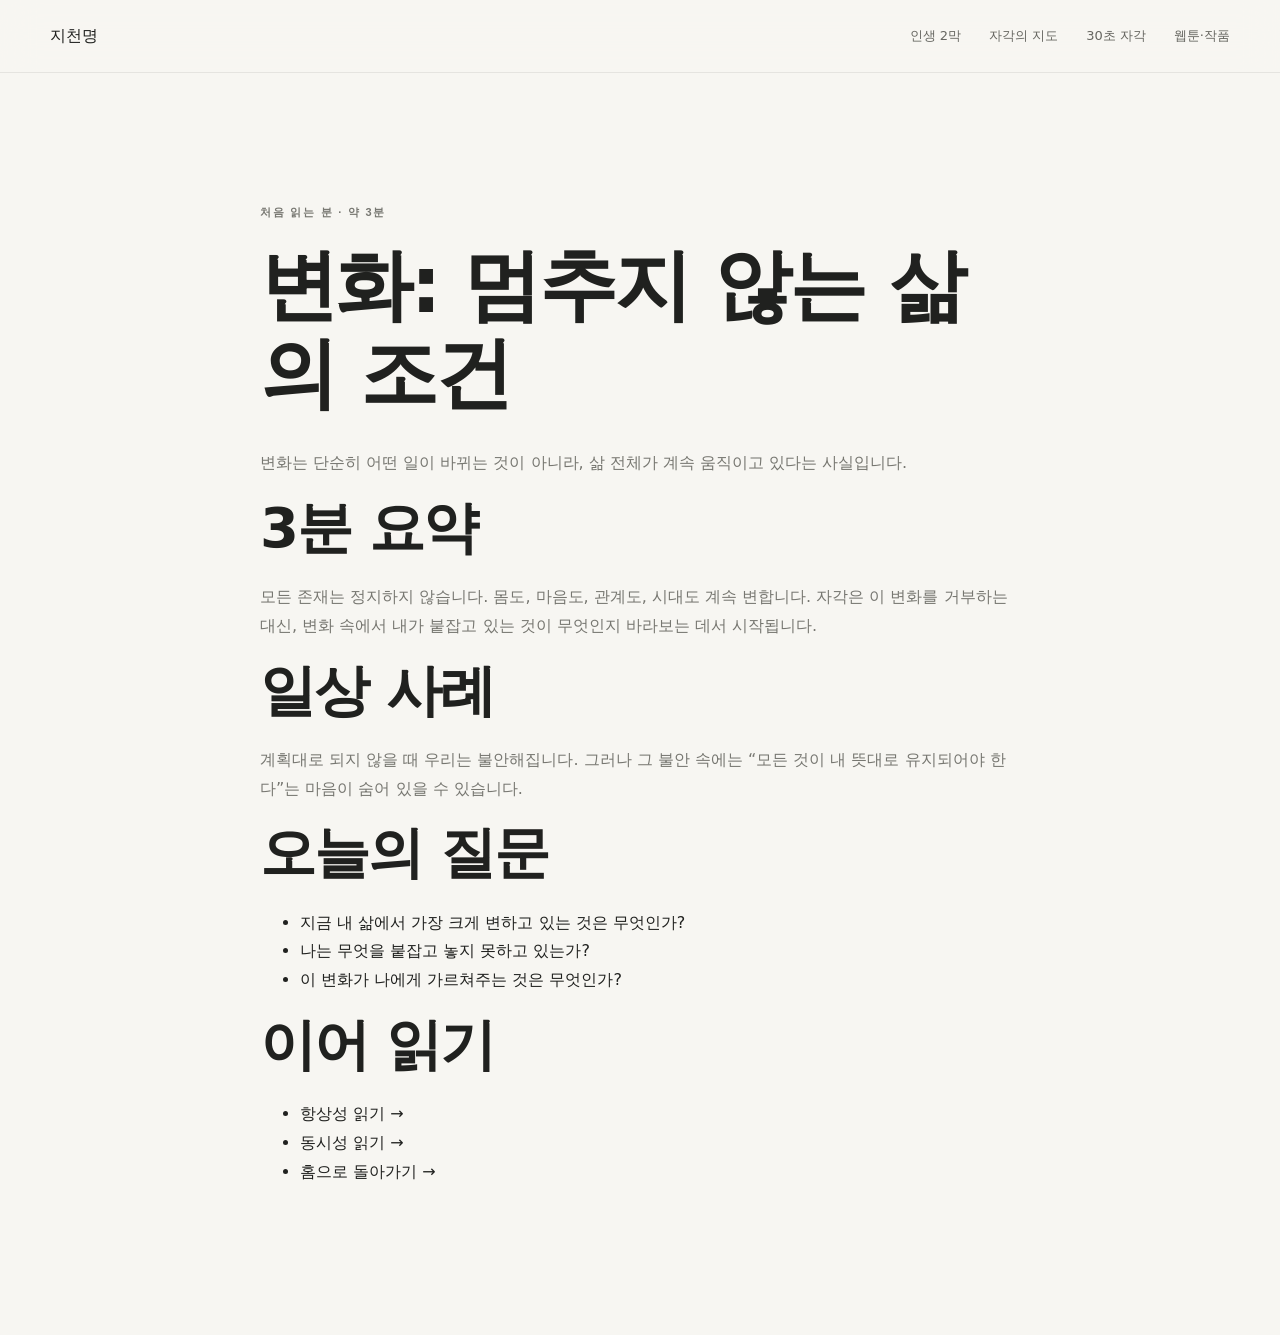
<file: change.html>
<!DOCTYPE html>
<html lang="ko">
<head>
  <meta charset="UTF-8" />
  <meta name="viewport" content="width=device-width, initial-scale=1.0" />

  <title>변화 | 지천명</title>
  <meta name="description" content="변화는 삶의 피할 수 없는 조건이며, 자각의 첫 출발점입니다." />

  <link rel="stylesheet" href="style.css" />
</head>

<body>
  <header class="site-header">
    <div class="container header-inner">
      <a href="index.html" class="logo">지천명</a>
      <nav class="site-nav">
        <a href="index.html#life">인생 2막</a>
        <a href="index.html#map">자각의 지도</a>
        <a href="index.html#practice">30초 자각</a>
        <a href="index.html#works">웹툰·작품</a>
      </nav>
    </div>
  </header>

  <main class="section">
    <article class="container narrow">
      <p class="eyebrow">처음 읽는 분 · 약 3분</p>
      <h1>변화: 멈추지 않는 삶의 조건</h1>

      <p class="lead">
        변화는 단순히 어떤 일이 바뀌는 것이 아니라, 삶 전체가 계속 움직이고 있다는 사실입니다.
      </p>

      <h2>3분 요약</h2>
      <p>
        모든 존재는 정지하지 않습니다. 몸도, 마음도, 관계도, 시대도 계속 변합니다.
        자각은 이 변화를 거부하는 대신, 변화 속에서 내가 붙잡고 있는 것이 무엇인지 바라보는 데서 시작됩니다.
      </p>

      <h2>일상 사례</h2>
      <p>
        계획대로 되지 않을 때 우리는 불안해집니다. 그러나 그 불안 속에는
        “모든 것이 내 뜻대로 유지되어야 한다”는 마음이 숨어 있을 수 있습니다.
      </p>

      <h2>오늘의 질문</h2>
      <ul>
        <li>지금 내 삶에서 가장 크게 변하고 있는 것은 무엇인가?</li>
        <li>나는 무엇을 붙잡고 놓지 못하고 있는가?</li>
        <li>이 변화가 나에게 가르쳐주는 것은 무엇인가?</li>
      </ul>

      <h2>이어 읽기</h2>
      <ul>
        <li><a href="homeostasis.html">항상성 읽기 →</a></li>
        <li><a href="synchronicity.html">동시성 읽기 →</a></li>
        <li><a href="index.html">홈으로 돌아가기 →</a></li>
      </ul>
    </article>
  </main>
</body>
</html>
</file>
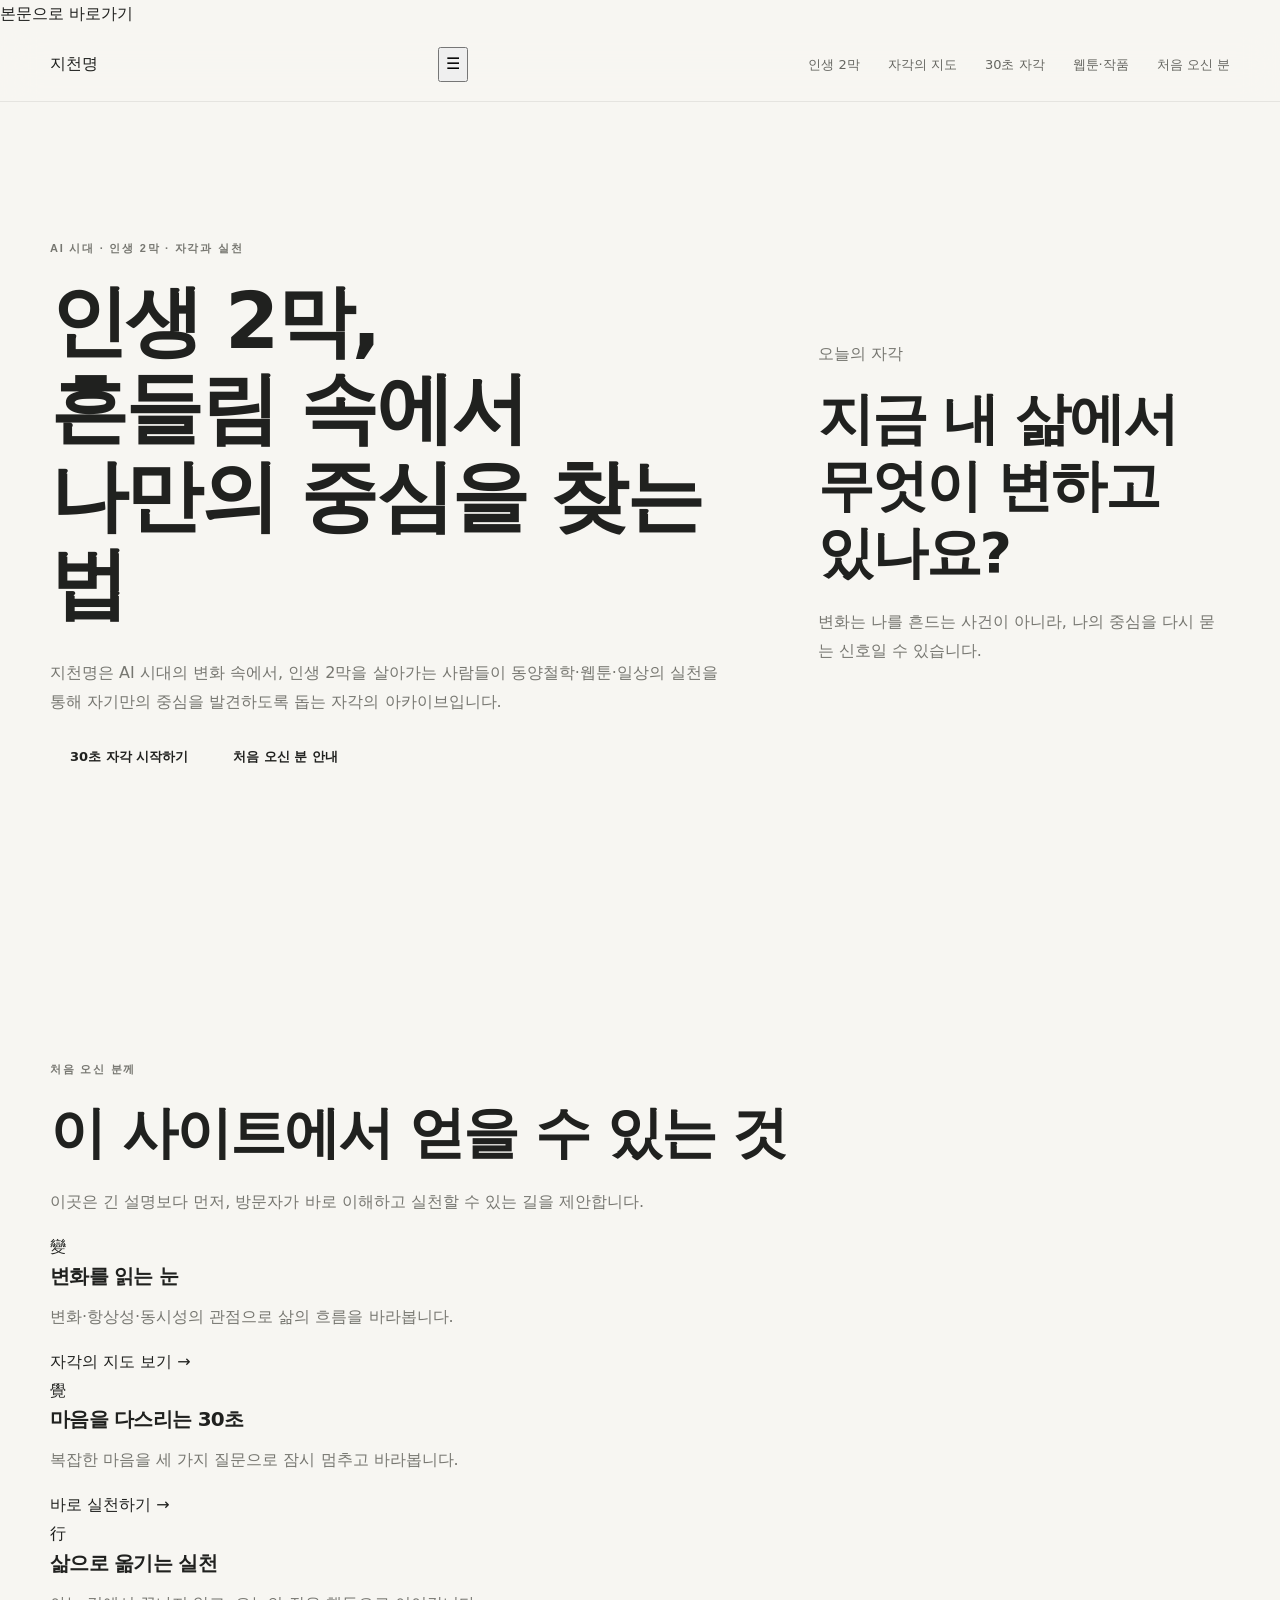
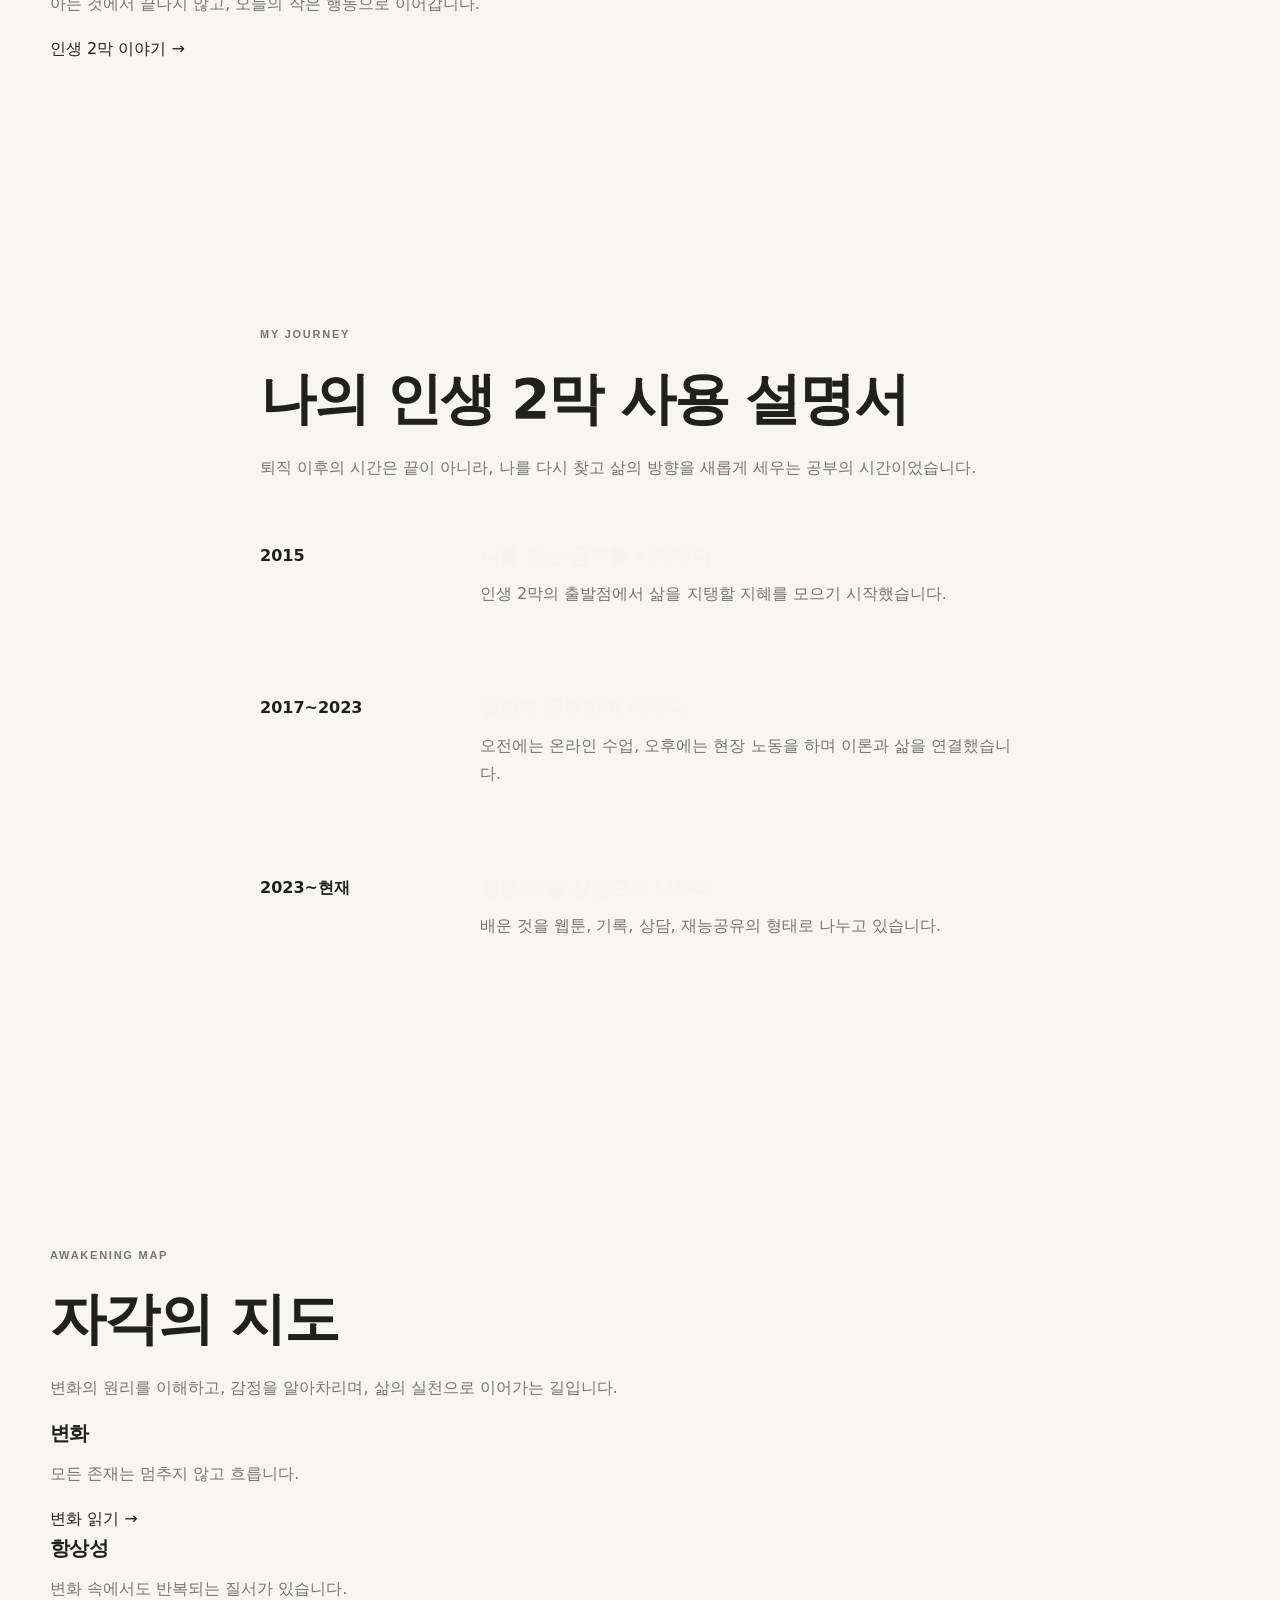
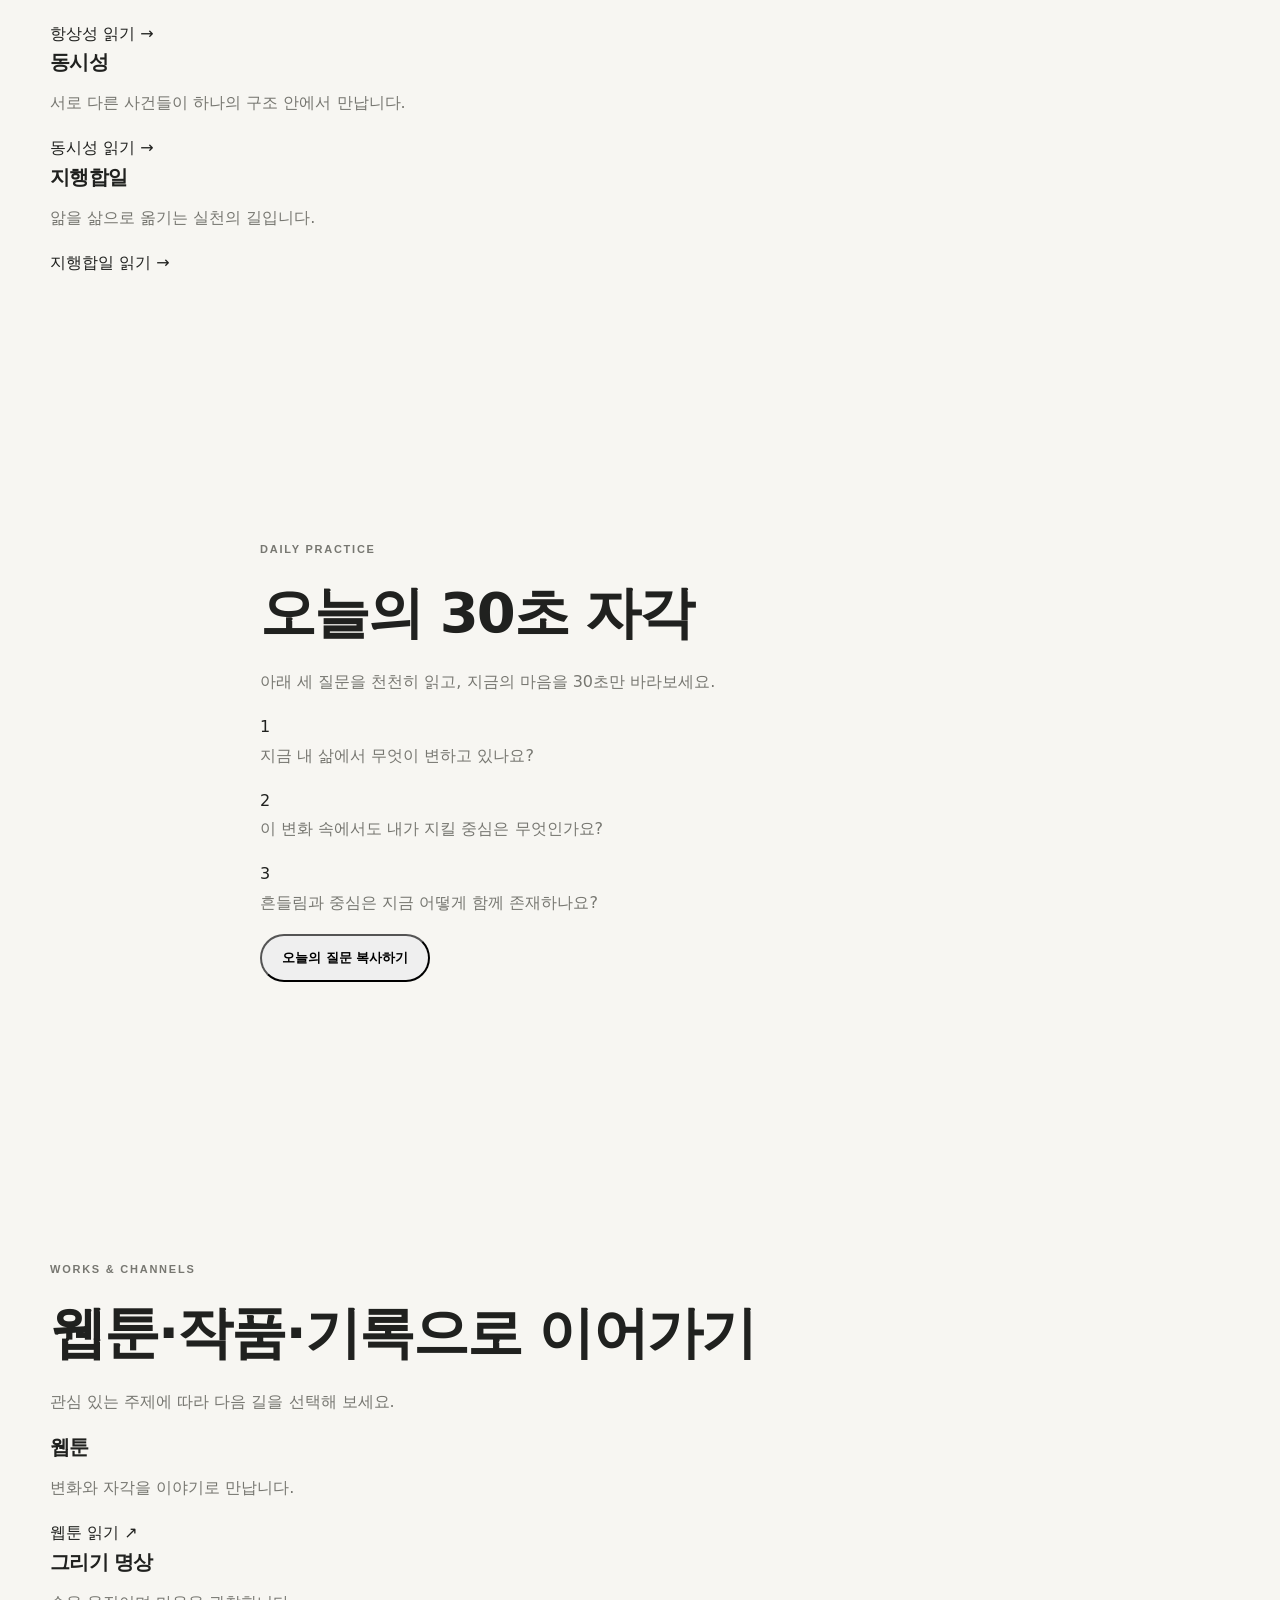
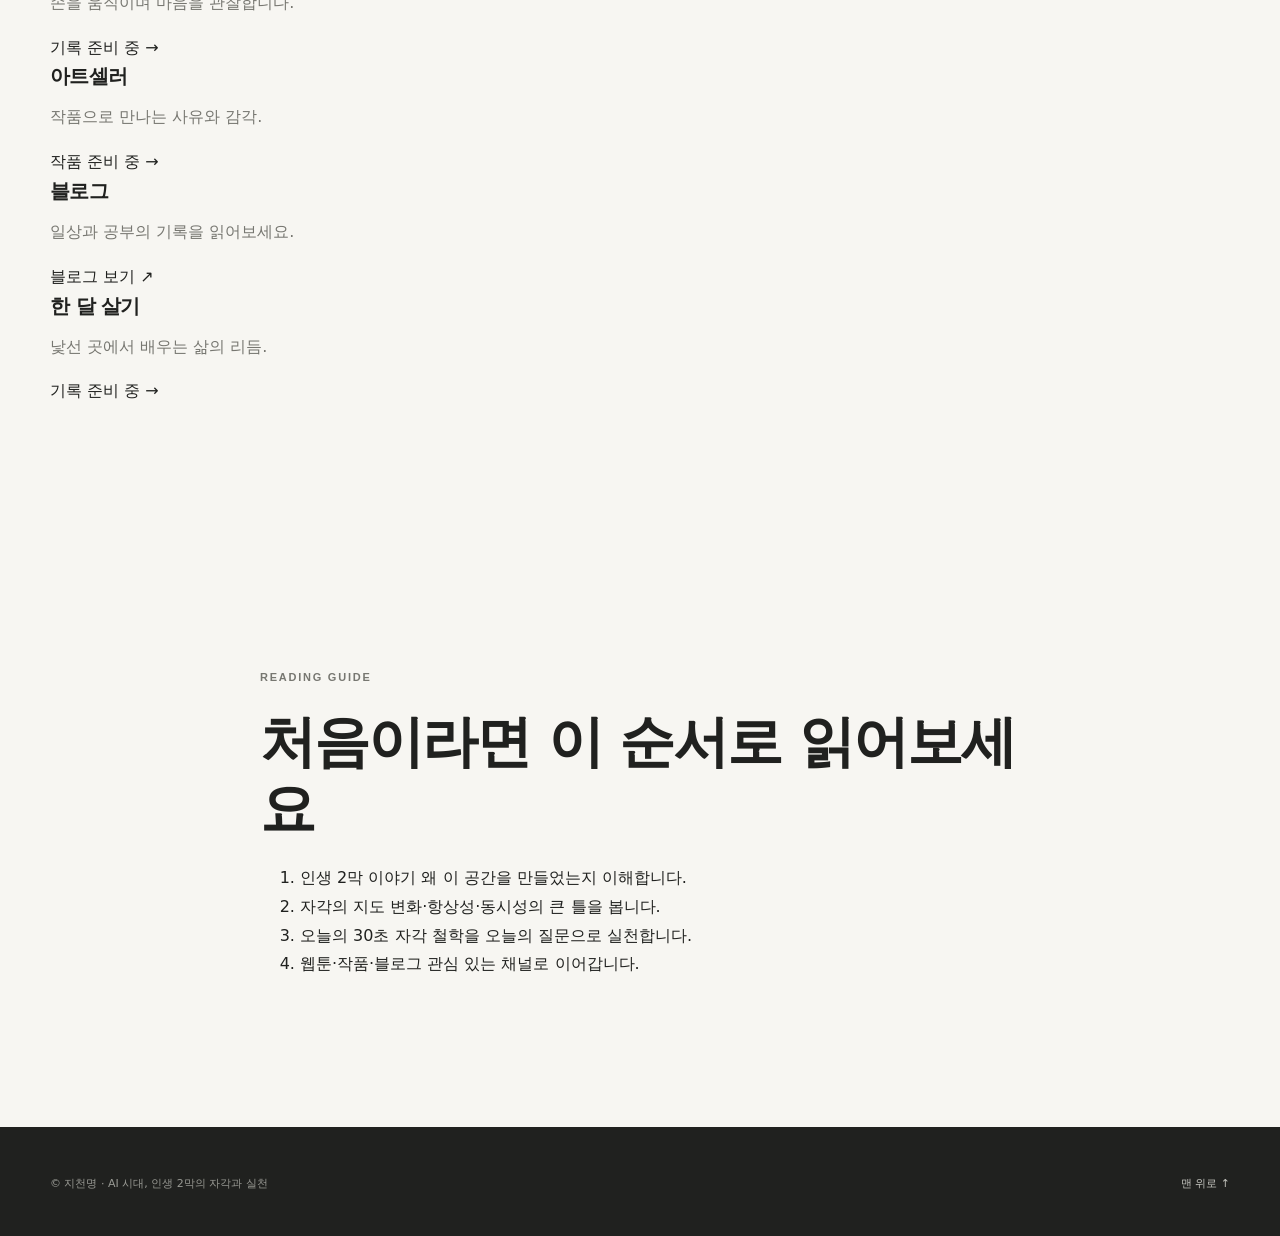
<file: index1.html>
<!DOCTYPE html>
<html lang="ko">
<head>
  <meta charset="UTF-8" />
  <meta name="viewport" content="width=device-width, initial-scale=1.0" />

  <title>지천명 | AI 시대, 인생 2막의 자각과 실천</title>
  <meta
    name="description"
    content="AI 시대의 변화 속에서 인생 2막을 살아가는 사람들이 동양철학·웹툰·일상의 실천을 통해 자기만의 중심을 발견하도록 돕는 자각의 아카이브입니다."
  />

  <meta property="og:title" content="지천명 | 나의 인생 2막 사용 설명서" />
  <meta
    property="og:description"
    content="변화·항상성·동시성에서 자각과 지행합일로 이어지는 인생 2막의 실천 기록입니다."
  />
  <meta property="og:type" content="website" />
  <meta property="og:url" content="https://chan-61.github.io/chan/" />

  <link rel="stylesheet" href="style.css" />
</head>

<body id="top">
  <a class="skip-link" href="#main">본문으로 바로가기</a>

  <header class="site-header">
    <div class="container header-inner">
      <a href="index.html" class="logo" aria-label="지천명 홈으로 이동">
        지천명
      </a>

      <button
        class="menu-button"
        type="button"
        aria-label="메뉴 열기"
        aria-expanded="false"
      >
        ☰
      </button>

      <nav class="site-nav" aria-label="주요 메뉴">
        <a href="#life">인생 2막</a>
        <a href="#map">자각의 지도</a>
        <a href="#practice">30초 자각</a>
        <a href="#works">웹툰·작품</a>
        <a href="#start" class="nav-cta">처음 오신 분</a>
      </nav>
    </div>
  </header>

  <main id="main">
    <!-- Hero -->
    <section class="hero">
      <div class="container hero-grid">
        <div class="hero-content">
          <p class="eyebrow">AI 시대 · 인생 2막 · 자각과 실천</p>

          <h1>
            인생 2막,<br />
            흔들림 속에서<br />
            나만의 중심을 찾는 법
          </h1>

          <p class="hero-text">
            지천명은 AI 시대의 변화 속에서, 인생 2막을 살아가는 사람들이
            동양철학·웹툰·일상의 실천을 통해 자기만의 중심을 발견하도록 돕는
            자각의 아카이브입니다.
          </p>

          <div class="button-group">
            <a href="#practice" class="button primary">30초 자각 시작하기</a>
            <a href="#start" class="button secondary">처음 오신 분 안내</a>
          </div>
        </div>

        <aside class="hero-card" aria-label="오늘의 자각 질문">
          <p class="card-label">오늘의 자각</p>
          <h2>지금 내 삶에서 무엇이 변하고 있나요?</h2>
          <p>
            변화는 나를 흔드는 사건이 아니라, 나의 중심을 다시 묻는 신호일 수 있습니다.
          </p>
        </aside>
      </div>
    </section>

    <!-- 처음 오신 분께 -->
    <section id="start" class="section soft">
      <div class="container">
        <div class="section-title">
          <p class="eyebrow">처음 오신 분께</p>
          <h2>이 사이트에서 얻을 수 있는 것</h2>
          <p>
            이곳은 긴 설명보다 먼저, 방문자가 바로 이해하고 실천할 수 있는 길을 제안합니다.
          </p>
        </div>

        <div class="card-grid three">
          <article class="info-card">
            <span class="icon">變</span>
            <h3>변화를 읽는 눈</h3>
            <p>
              변화·항상성·동시성의 관점으로 삶의 흐름을 바라봅니다.
            </p>
            <a href="#map">자각의 지도 보기 →</a>
          </article>

          <article class="info-card">
            <span class="icon">覺</span>
            <h3>마음을 다스리는 30초</h3>
            <p>
              복잡한 마음을 세 가지 질문으로 잠시 멈추고 바라봅니다.
            </p>
            <a href="#practice">바로 실천하기 →</a>
          </article>

          <article class="info-card">
            <span class="icon">行</span>
            <h3>삶으로 옮기는 실천</h3>
            <p>
              아는 것에서 끝나지 않고, 오늘의 작은 행동으로 이어갑니다.
            </p>
            <a href="#life">인생 2막 이야기 →</a>
          </article>
        </div>
      </div>
    </section>

    <!-- 인생 2막 -->
    <section id="life" class="section">
      <div class="container narrow">
        <p class="eyebrow">My Journey</p>
        <h2>나의 인생 2막 사용 설명서</h2>
        <p class="lead">
          퇴직 이후의 시간은 끝이 아니라, 나를 다시 찾고 삶의 방향을 새롭게 세우는 공부의 시간이었습니다.
        </p>

        <div class="timeline">
          <div class="timeline-item">
            <strong>2015</strong>
            <div>
              <h3>나를 찾는 공부를 시작하다</h3>
              <p>
                인생 2막의 출발점에서 삶을 지탱할 지혜를 모으기 시작했습니다.
              </p>
            </div>
          </div>

          <div class="timeline-item">
            <strong>2017~2023</strong>
            <div>
              <h3>일하며 공부하며 배우다</h3>
              <p>
                오전에는 온라인 수업, 오후에는 현장 노동을 하며 이론과 삶을 연결했습니다.
              </p>
            </div>
          </div>

          <div class="timeline-item">
            <strong>2023~현재</strong>
            <div>
              <h3>웹툰·예술·상담으로 나누다</h3>
              <p>
                배운 것을 웹툰, 기록, 상담, 재능공유의 형태로 나누고 있습니다.
              </p>
            </div>
          </div>
        </div>
      </div>
    </section>

    <!-- 자각의 지도 -->
    <section id="map" class="section soft">
      <div class="container">
        <div class="section-title">
          <p class="eyebrow">Awakening Map</p>
          <h2>자각의 지도</h2>
          <p>
            변화의 원리를 이해하고, 감정을 알아차리며, 삶의 실천으로 이어가는 길입니다.
          </p>
        </div>

        <div class="card-grid four">
          <article class="info-card">
            <h3>변화</h3>
            <p>
              모든 존재는 멈추지 않고 흐릅니다.
            </p>
            <a href="change.html">변화 읽기 →</a>
          </article>

          <article class="info-card">
            <h3>항상성</h3>
            <p>
              변화 속에서도 반복되는 질서가 있습니다.
            </p>
            <a href="homeostasis.html">항상성 읽기 →</a>
          </article>

          <article class="info-card">
            <h3>동시성</h3>
            <p>
              서로 다른 사건들이 하나의 구조 안에서 만납니다.
            </p>
            <a href="synchronicity.html">동시성 읽기 →</a>
          </article>

          <article class="info-card">
            <h3>지행합일</h3>
            <p>
              앎을 삶으로 옮기는 실천의 길입니다.
            </p>
            <a href="practice.html">지행합일 읽기 →</a>
          </article>
        </div>
      </div>
    </section>

    <!-- 오늘의 30초 자각 -->
    <section id="practice" class="section dark">
      <div class="container narrow center">
        <p class="eyebrow light">Daily Practice</p>
        <h2>오늘의 30초 자각</h2>
        <p class="lead light-text">
          아래 세 질문을 천천히 읽고, 지금의 마음을 30초만 바라보세요.
        </p>

        <div class="question-list">
          <div class="question-card">
            <span>1</span>
            <p>지금 내 삶에서 무엇이 변하고 있나요?</p>
          </div>

          <div class="question-card">
            <span>2</span>
            <p>이 변화 속에서도 내가 지킬 중심은 무엇인가요?</p>
          </div>

          <div class="question-card">
            <span>3</span>
            <p>흔들림과 중심은 지금 어떻게 함께 존재하나요?</p>
          </div>
        </div>

        <button id="copyQuestions" class="button primary" type="button">
          오늘의 질문 복사하기
        </button>

        <p id="copyMessage" class="copy-message" aria-live="polite"></p>
      </div>
    </section>

    <!-- 웹툰·작품 -->
    <section id="works" class="section">
      <div class="container">
        <div class="section-title">
          <p class="eyebrow">Works & Channels</p>
          <h2>웹툰·작품·기록으로 이어가기</h2>
          <p>
            관심 있는 주제에 따라 다음 길을 선택해 보세요.
          </p>
        </div>

        <div class="card-grid five">
          <article class="link-card">
            <h3>웹툰</h3>
            <p>
              변화와 자각을 이야기로 만납니다.
            </p>
            <a
              href="https://blog.naver.com/vlckang"
              target="_blank"
              rel="noopener noreferrer"
            >
              웹툰 읽기 ↗
            </a>
          </article>

          <article class="link-card">
            <h3>그리기 명상</h3>
            <p>
              손을 움직이며 마음을 관찰합니다.
            </p>
            <a href="#" aria-label="그리기 명상 준비 중">
              기록 준비 중 →
            </a>
          </article>

          <article class="link-card">
            <h3>아트셀러</h3>
            <p>
              작품으로 만나는 사유와 감각.
            </p>
            <a href="#" aria-label="아트셀러 준비 중">
              작품 준비 중 →
            </a>
          </article>

          <article class="link-card">
            <h3>블로그</h3>
            <p>
              일상과 공부의 기록을 읽어보세요.
            </p>
            <a
              href="https://blog.naver.com/vlckang"
              target="_blank"
              rel="noopener noreferrer"
            >
              블로그 보기 ↗
            </a>
          </article>

          <article class="link-card">
            <h3>한 달 살기</h3>
            <p>
              낯선 곳에서 배우는 삶의 리듬.
            </p>
            <a href="#" aria-label="한 달 살기 기록 준비 중">
              기록 준비 중 →
            </a>
          </article>
        </div>
      </div>
    </section>

    <!-- Reading Guide -->
    <section class="section soft">
      <div class="container narrow">
        <p class="eyebrow">Reading Guide</p>
        <h2>처음이라면 이 순서로 읽어보세요</h2>

        <ol class="reading-order">
          <li>
            <a href="#life">인생 2막 이야기</a>
            <span>왜 이 공간을 만들었는지 이해합니다.</span>
          </li>

          <li>
            <a href="#map">자각의 지도</a>
            <span>변화·항상성·동시성의 큰 틀을 봅니다.</span>
          </li>

          <li>
            <a href="#practice">오늘의 30초 자각</a>
            <span>철학을 오늘의 질문으로 실천합니다.</span>
          </li>

          <li>
            <a href="#works">웹툰·작품·블로그</a>
            <span>관심 있는 채널로 이어갑니다.</span>
          </li>
        </ol>
      </div>
    </section>
  </main>

  <footer class="site-footer">
    <div class="container footer-inner">
      <p>© 지천명 · AI 시대, 인생 2막의 자각과 실천</p>
      <a href="#top">맨 위로 ↑</a>
    </div>
  </footer>

  <script src="script.js"></script>
</body>
</html>
</file>
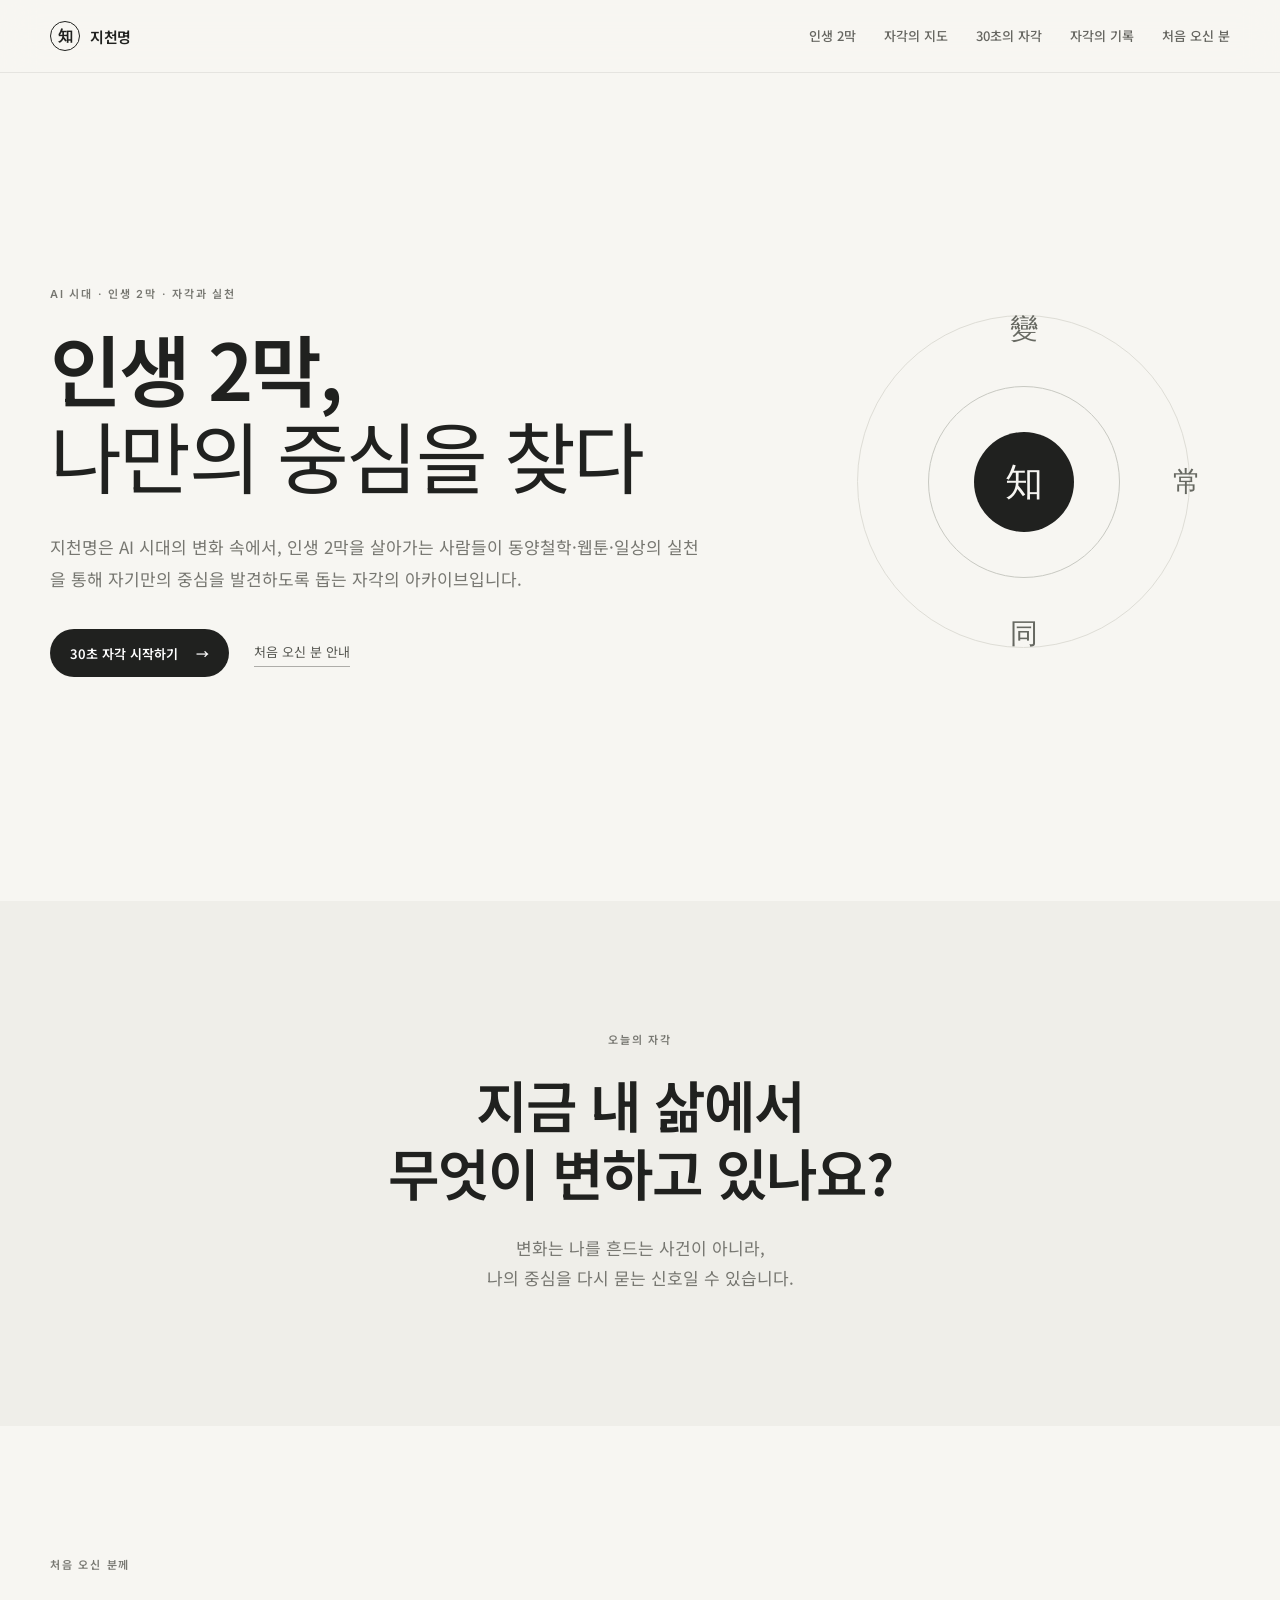
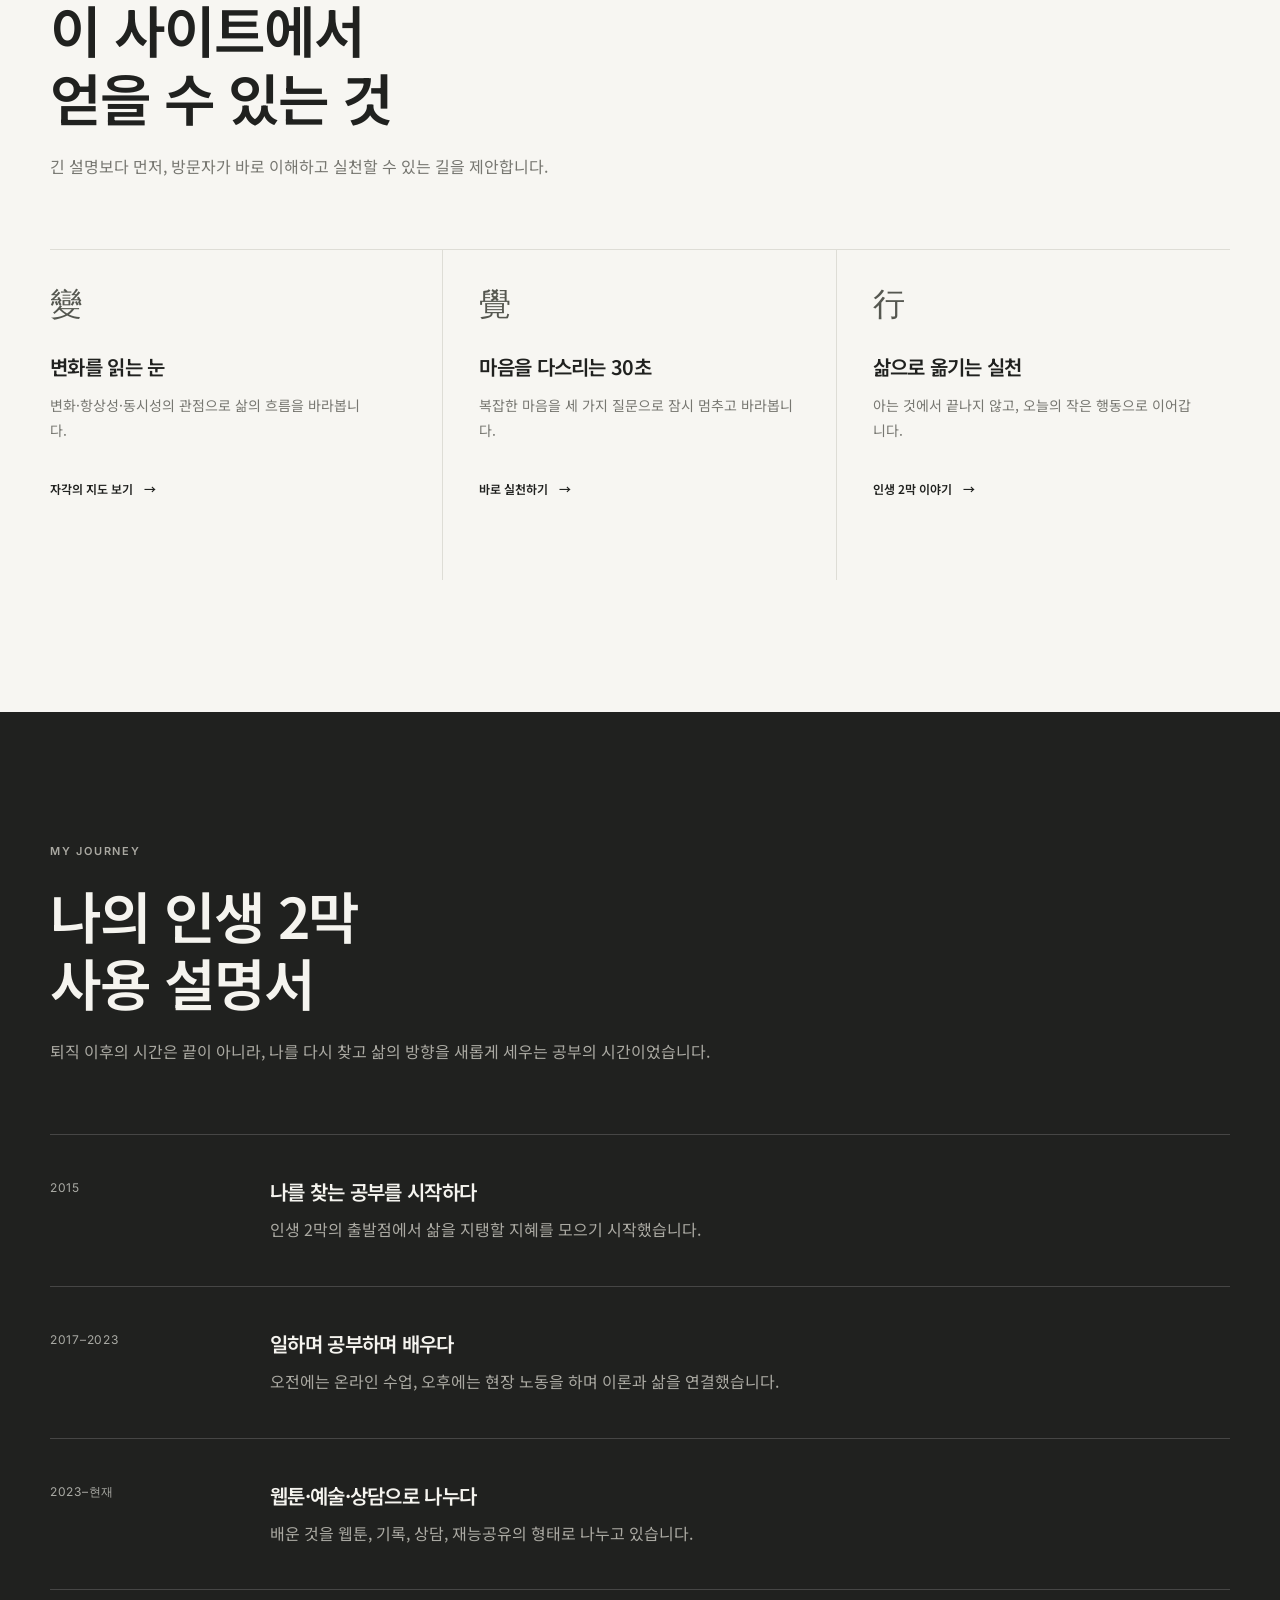
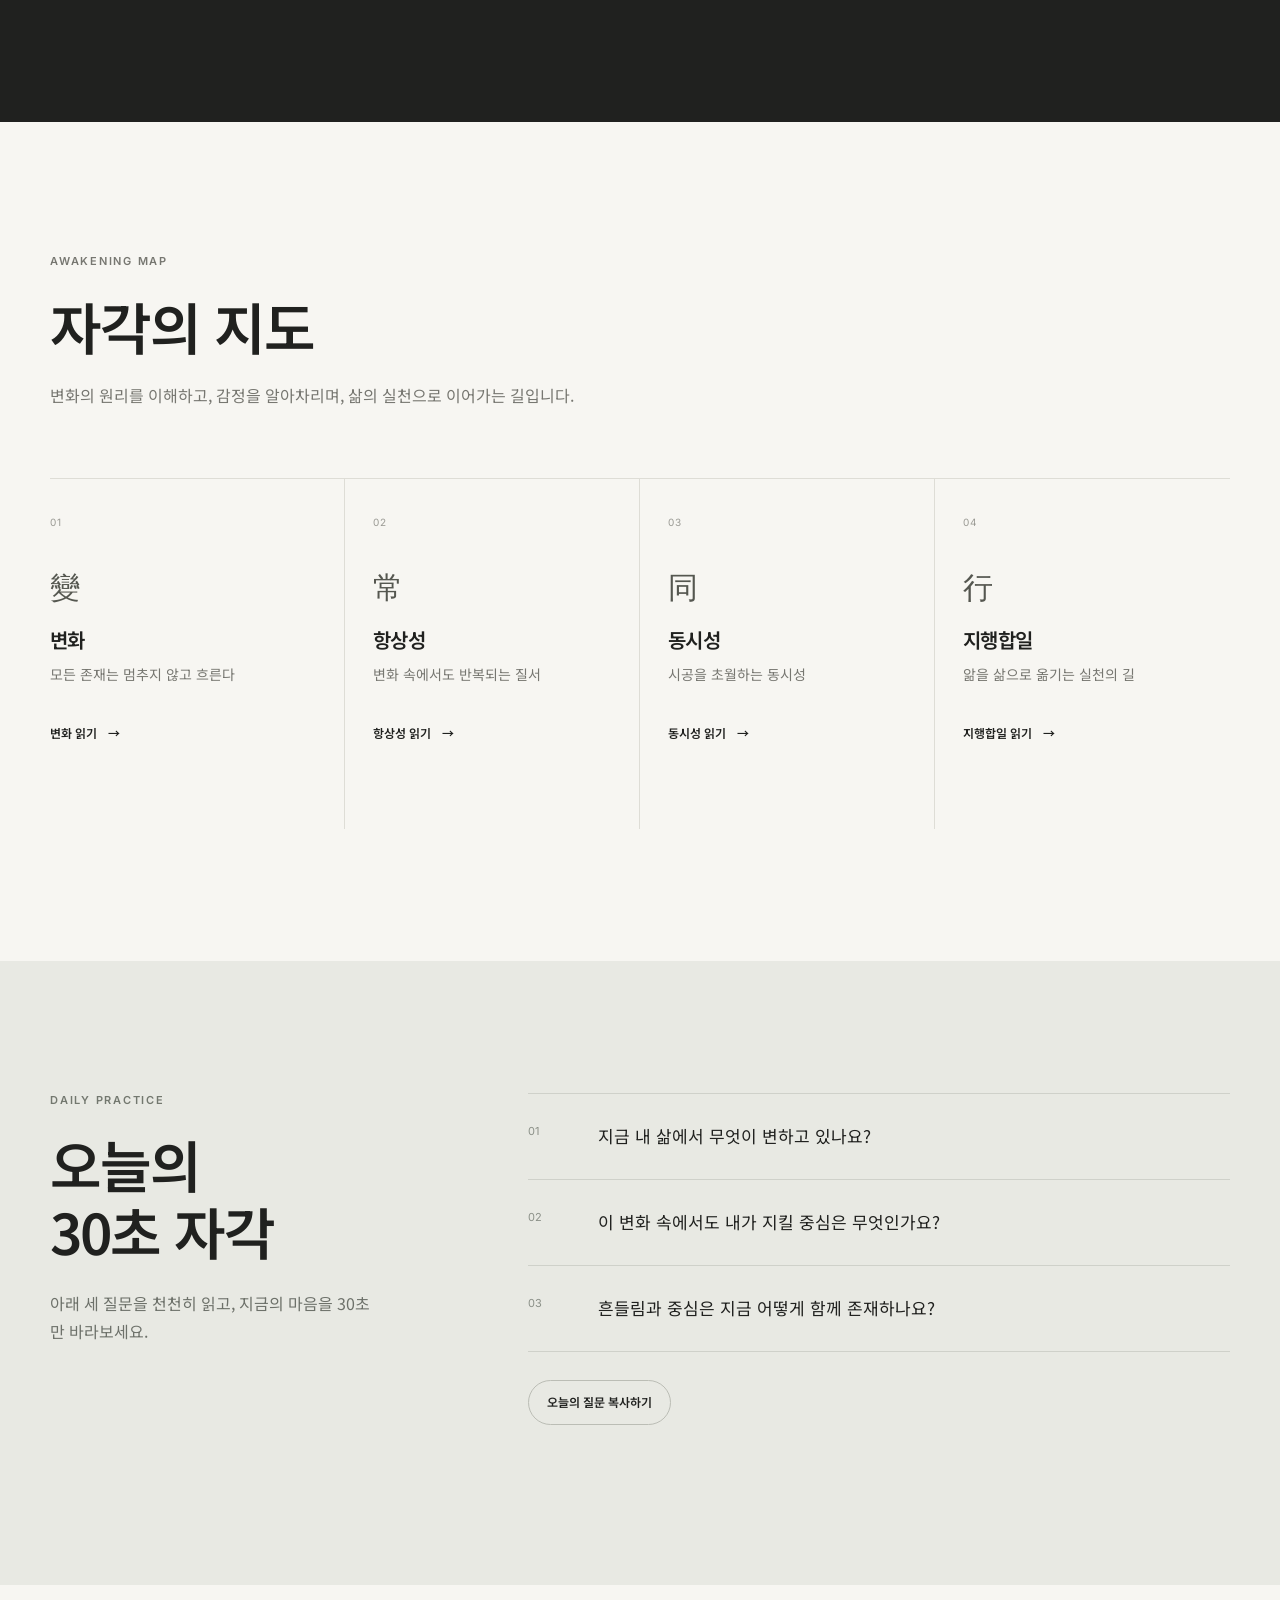
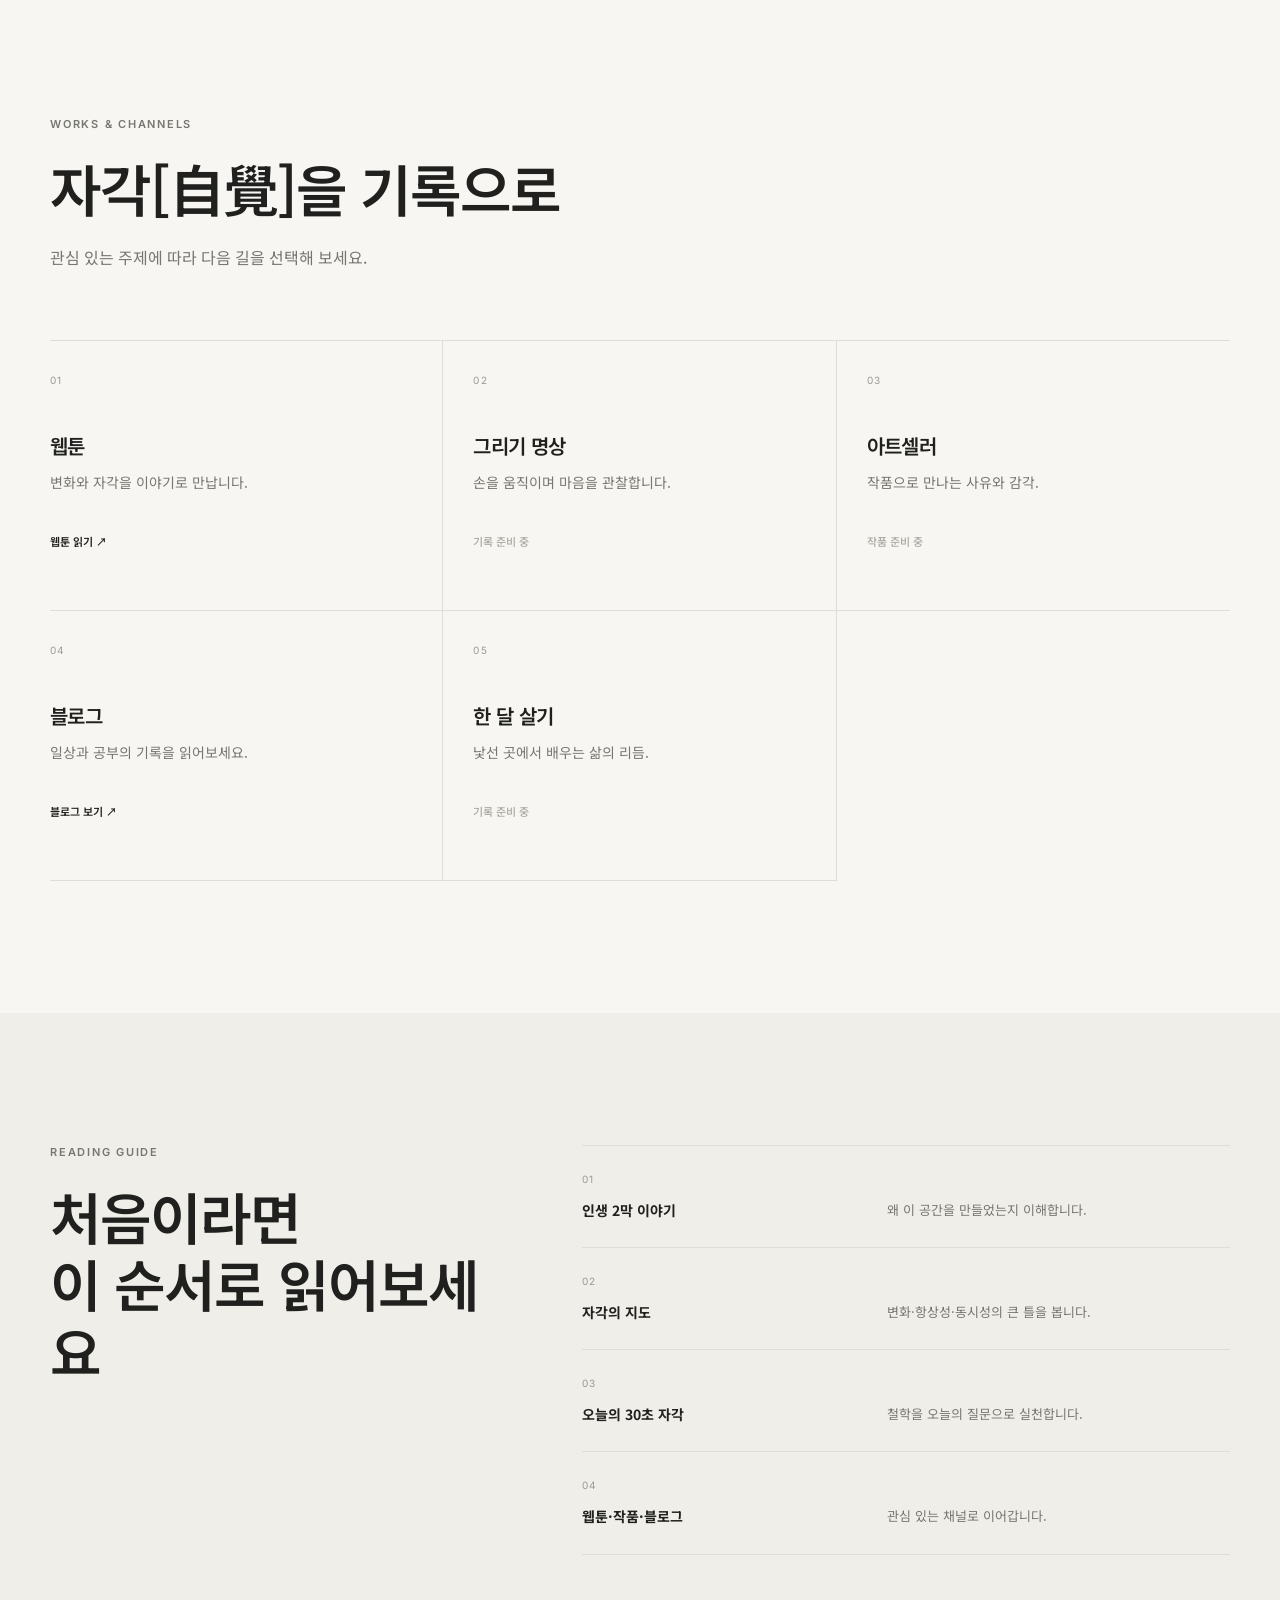
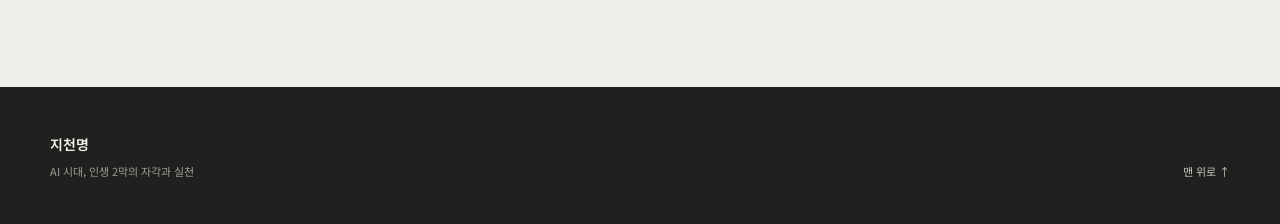
<file: index2.html>
<!doctype html>
<html lang="ko">
<head>
  <meta charset="utf-8">
  <meta name="viewport" content="width=device-width, initial-scale=1">
  <meta name="description" content="지천명 — AI 시대, 인생 2막의 자각과 실천. 동양철학·웹툰·일상의 실천을 통해 나만의 중심을 찾는 자각의 아카이브.">
  <meta name="theme-color" content="#f7f6f2">
  <meta property="og:title" content="지천명 | AI 시대, 인생 2막의 자각과 실천">
  <meta property="og:description" content="변화·항상성·동시성의 관점으로 인생 2막을 바라보고, 작은 실천으로 이어가는 자각의 아카이브.">
  <title>지천명 | AI 시대, 인생 2막의 자각과 실천</title>
  <link rel="preconnect" href="https://fonts.googleapis.com">
  <link rel="preconnect" href="https://fonts.gstatic.com" crossorigin>
  <link href="https://fonts.googleapis.com/css2?family=Inter:wght@400;500;600&family=Noto+Sans+KR:wght@400;500;600;700&display=swap" rel="stylesheet">
  <link rel="stylesheet" href="style.css">
</head>

<body>
  <header class="site-header">
    <div class="header-inner">
      <a class="brand" href="#top" aria-label="지천명 홈">
        <span class="brand-mark">知</span>
        <span>지천명</span>
      </a>

      <button class="menu-toggle" type="button" aria-expanded="false" aria-controls="site-nav">
        <span></span><span></span><span></span>
        <span class="sr-only">메뉴 열기</span>
      </button>

      <nav id="site-nav" class="site-nav" aria-label="주요 메뉴">
        <a href="#journey">인생 2막</a>
        <a href="#map">자각의 지도</a>
        <a href="#practice">30초의 자각</a>
        <a href="#works">자각의 기록</a>
        <a href="#guide">처음 오신 분</a>
      </nav>
    </div>
  </header>

  <main id="top">
    <section class="hero section">
      <div class="container hero-grid">
        <div class="hero-copy">
          <p class="eyebrow">AI 시대 · 인생 2막 · 자각과 실천</p>
          <h1>인생 2막,<br><em>나만의 중심을 찾다</em></h1>
          <p class="hero-lead">
            지천명은 AI 시대의 변화 속에서, 인생 2막을 살아가는 사람들이
            동양철학·웹툰·일상의 실천을 통해 자기만의 중심을 발견하도록 돕는
            자각의 아카이브입니다.
          </p>
          <div class="hero-actions">
            <a class="button button-dark" href="#practice">30초 자각 시작하기 <span>→</span></a>
            <a class="text-link" href="#guide">처음 오신 분 안내</a>
          </div>
        </div>

        <div class="hero-symbol" aria-hidden="true">
          <div class="symbol-ring ring-outer"></div>
          <div class="symbol-ring ring-inner"></div>
          <div class="symbol-center">知</div>
          <span class="symbol-label label-top">變</span>
          <span class="symbol-label label-right">常</span>
          <span class="symbol-label label-bottom">同</span>
        </div>
      </div>
    </section>

    <section class="signal section section-soft">
      <div class="container narrow">
        <p class="eyebrow">오늘의 자각</p>
        <h2>지금 내 삶에서<br>무엇이 변하고 있나요?</h2>
        <p class="section-lead">
          변화는 나를 흔드는 사건이 아니라,<br class="desktop-only">
          나의 중심을 다시 묻는 신호일 수 있습니다.
        </p>
      </div>
    </section>

    <section class="intro section" id="guide">
      <div class="container">
        <div class="section-heading">
          <p class="eyebrow">처음 오신 분께</p>
          <h2>이 사이트에서<br>얻을 수 있는 것</h2>
          <p>긴 설명보다 먼저, 방문자가 바로 이해하고 실천할 수 있는 길을 제안합니다.</p>
        </div>

        <div class="three-columns">
          <article class="principle">
            <span class="hanja">變</span>
            <h3>변화를 읽는 눈</h3>
            <p>변화·항상성·동시성의 관점으로 삶의 흐름을 바라봅니다.</p>
            <a href="#map">자각의 지도 보기 <span>→</span></a>
          </article>

          <article class="principle">
            <span class="hanja">覺</span>
            <h3>마음을 다스리는 30초</h3>
            <p>복잡한 마음을 세 가지 질문으로 잠시 멈추고 바라봅니다.</p>
            <a href="#practice">바로 실천하기 <span>→</span></a>
          </article>

          <article class="principle">
            <span class="hanja">行</span>
            <h3>삶으로 옮기는 실천</h3>
            <p>아는 것에서 끝나지 않고, 오늘의 작은 행동으로 이어갑니다.</p>
            <a href="#journey">인생 2막 이야기 <span>→</span></a>
          </article>
        </div>
      </div>
    </section>

    <section class="journey section section-dark" id="journey">
      <div class="container">
        <div class="section-heading heading-light">
          <p class="eyebrow">My Journey</p>
          <h2>나의 인생 2막<br>사용 설명서</h2>
          <p>퇴직 이후의 시간은 끝이 아니라, 나를 다시 찾고 삶의 방향을 새롭게 세우는 공부의 시간이었습니다.</p>
        </div>

        <div class="timeline">
          <article class="timeline-item">
            <div class="timeline-year">2015</div>
            <div>
              <h3>나를 찾는 공부를 시작하다</h3>
              <p>인생 2막의 출발점에서 삶을 지탱할 지혜를 모으기 시작했습니다.</p>
            </div>
          </article>

          <article class="timeline-item">
            <div class="timeline-year">2017–2023</div>
            <div>
              <h3>일하며 공부하며 배우다</h3>
              <p>오전에는 온라인 수업, 오후에는 현장 노동을 하며 이론과 삶을 연결했습니다.</p>
            </div>
          </article>

          <article class="timeline-item">
            <div class="timeline-year">2023–현재</div>
            <div>
              <h3>웹툰·예술·상담으로 나누다</h3>
              <p>배운 것을 웹툰, 기록, 상담, 재능공유의 형태로 나누고 있습니다.</p>
            </div>
          </article>
        </div>
      </div>
    </section>

    <section class="map section" id="map">
      <div class="container">
        <div class="section-heading">
          <p class="eyebrow">Awakening Map</p>
          <h2>자각의 지도</h2>
          <p>변화의 원리를 이해하고, 감정을 알아차리며, 삶의 실천으로 이어가는 길입니다.</p>
        </div>

        <div class="map-grid">
          <article class="map-item">
            <span class="map-number">01</span>
            <span class="hanja">變</span>
            <h3>변화</h3>
            <p>모든 존재는 멈추지 않고 흐른다</p>
            <a href="#top">변화 읽기 <span>→</span></a>
          </article>

          <article class="map-item">
            <span class="map-number">02</span>
            <span class="hanja">常</span>
            <h3>항상성</h3>
            <p>변화 속에서도 반복되는 질서</p>
            <a href="#top">항상성 읽기 <span>→</span></a>
          </article>

          <article class="map-item">
            <span class="map-number">03</span>
            <span class="hanja">同</span>
            <h3>동시성</h3>
            <p>시공을 초월하는 동시성</p>
            <a href="#top">동시성 읽기 <span>→</span></a>
          </article>

          <article class="map-item">
            <span class="map-number">04</span>
            <span class="hanja">行</span>
            <h3>지행합일</h3>
            <p>앎을 삶으로 옮기는 실천의 길</p>
            <a href="#practice">지행합일 읽기 <span>→</span></a>
          </article>
        </div>
      </div>
    </section>

    <section class="practice section section-accent" id="practice">
      <div class="container practice-grid">
        <div>
          <p class="eyebrow">Daily Practice</p>
          <h2>오늘의<br>30초 자각</h2>
          <p class="practice-intro">아래 세 질문을 천천히 읽고, 지금의 마음을 30초만 바라보세요.</p>
        </div>

        <div class="questions">
          <article class="question">
            <span>01</span>
            <p>지금 내 삶에서 무엇이 변하고 있나요?</p>
          </article>
          <article class="question">
            <span>02</span>
            <p>이 변화 속에서도 내가 지킬 중심은 무엇인가요?</p>
          </article>
          <article class="question">
            <span>03</span>
            <p>흔들림과 중심은 지금 어떻게 함께 존재하나요?</p>
          </article>
          <button class="copy-button" type="button" id="copyQuestions">오늘의 질문 복사하기</button>
          <p class="copy-status" id="copyStatus" aria-live="polite"></p>
        </div>
      </div>
    </section>

    <section class="works section" id="works">
      <div class="container">
        <div class="section-heading">
          <p class="eyebrow">Works & Channels</p>
          <h2>자각[自覺]을 기록으로</h2>
          <p>관심 있는 주제에 따라 다음 길을 선택해 보세요.</p>
        </div>

        <div class="works-grid">
          <a class="work-item external" href="https://blog.naver.com/vlckang" target="_blank" rel="noopener">
            <span class="work-index">01</span>
            <h3>웹툰</h3>
            <p>변화와 자각을 이야기로 만납니다.</p>
            <span class="work-link">웹툰 읽기 ↗</span>
          </a>

          <div class="work-item">
            <span class="work-index">02</span>
            <h3>그리기 명상</h3>
            <p>손을 움직이며 마음을 관찰합니다.</p>
            <span class="work-link muted">기록 준비 중</span>
          </div>

          <div class="work-item">
            <span class="work-index">03</span>
            <h3>아트셀러</h3>
            <p>작품으로 만나는 사유와 감각.</p>
            <span class="work-link muted">작품 준비 중</span>
          </div>

          <a class="work-item external" href="https://blog.naver.com/vlckang" target="_blank" rel="noopener">
            <span class="work-index">04</span>
            <h3>블로그</h3>
            <p>일상과 공부의 기록을 읽어보세요.</p>
            <span class="work-link">블로그 보기 ↗</span>
          </a>

          <div class="work-item">
            <span class="work-index">05</span>
            <h3>한 달 살기</h3>
            <p>낯선 곳에서 배우는 삶의 리듬.</p>
            <span class="work-link muted">기록 준비 중</span>
          </div>
        </div>
      </div>
    </section>

    <section class="guide section section-soft" aria-labelledby="guide-title">
      <div class="container guide-grid">
        <div>
          <p class="eyebrow">Reading Guide</p>
          <h2 id="guide-title">처음이라면<br>이 순서로 읽어보세요</h2>
        </div>

        <ol class="reading-list">
          <li><a href="#journey"><strong>인생 2막 이야기</strong><span>왜 이 공간을 만들었는지 이해합니다.</span></a></li>
          <li><a href="#map"><strong>자각의 지도</strong><span>변화·항상성·동시성의 큰 틀을 봅니다.</span></a></li>
          <li><a href="#practice"><strong>오늘의 30초 자각</strong><span>철학을 오늘의 질문으로 실천합니다.</span></a></li>
          <li><a href="#works"><strong>웹툰·작품·블로그</strong><span>관심 있는 채널로 이어갑니다.</span></a></li>
        </ol>
      </div>
    </section>
  </main>

  <footer class="site-footer">
    <div class="container footer-inner">
      <div>
        <strong>지천명</strong>
        <p>AI 시대, 인생 2막의 자각과 실천</p>
      </div>
      <a href="#top">맨 위로 ↑</a>
    </div>
  </footer>

  <script>
    const toggle = document.querySelector('.menu-toggle');
    const nav = document.querySelector('#site-nav');

    toggle?.addEventListener('click', () => {
      const open = toggle.getAttribute('aria-expanded') === 'true';
      toggle.setAttribute('aria-expanded', String(!open));
      nav.classList.toggle('is-open', !open);
    });

    nav?.querySelectorAll('a').forEach(link => {
      link.addEventListener('click', () => {
        toggle?.setAttribute('aria-expanded', 'false');
        nav?.classList.remove('is-open');
      });
    });

    const copyButton = document.querySelector('#copyQuestions');
    const copyStatus = document.querySelector('#copyStatus');

    copyButton?.addEventListener('click', async () => {
      const text = [
        '지금 내 삶에서 무엇이 변하고 있나요?',
        '이 변화 속에서도 내가 지킬 중심은 무엇인가요?',
        '흔들림과 중심은 지금 어떻게 함께 존재하나요?'
      ].map((q, i) => `${i + 1}. ${q}`).join('\\n');

      try {
        await navigator.clipboard.writeText(text);
        copyButton.textContent = '복사되었습니다 ✓';
        copyStatus.textContent = '오늘의 질문을 클립보드에 저장했습니다.';
        setTimeout(() => {
          copyButton.textContent = '오늘의 질문 복사하기';
          copyStatus.textContent = '';
        }, 2200);
      } catch {
        copyStatus.textContent = '복사 기능을 사용할 수 없습니다. 질문을 직접 선택해 주세요.';
      }
    });
  </script>
</body>
</html>
</file>
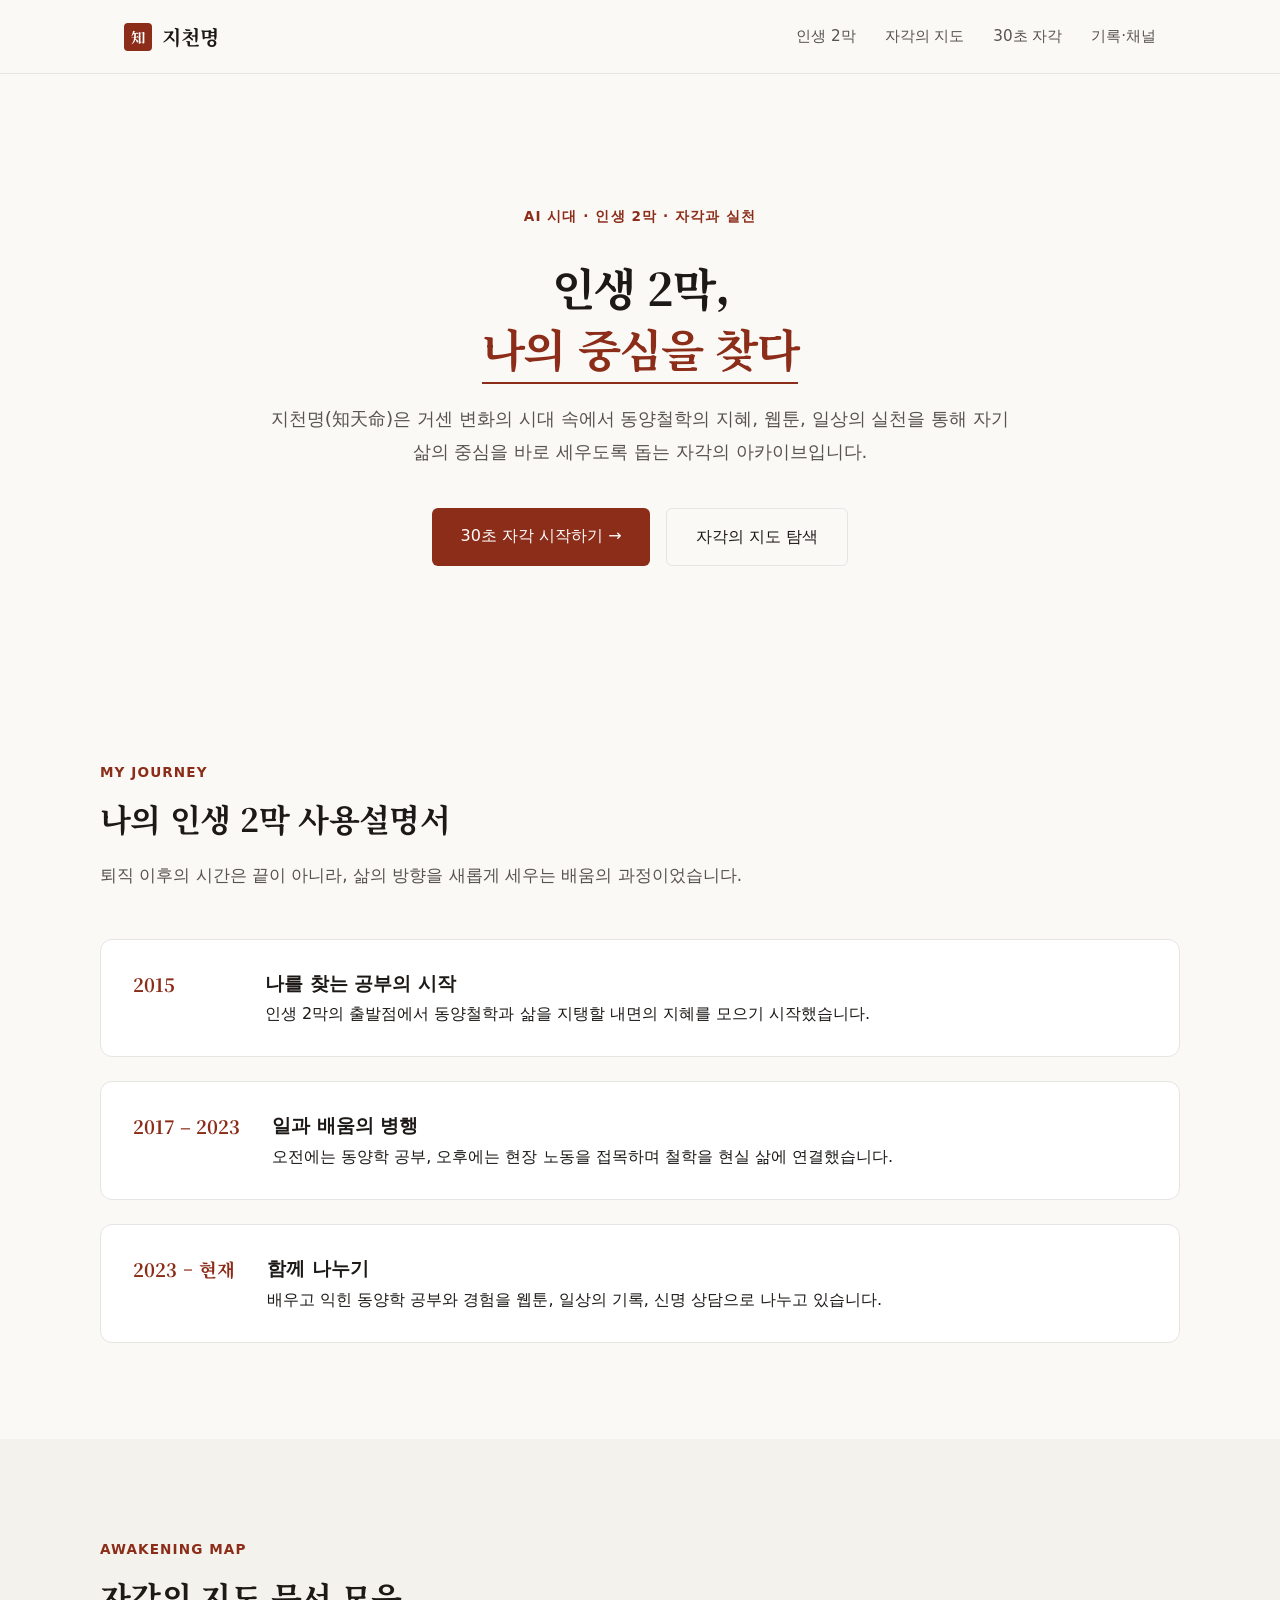
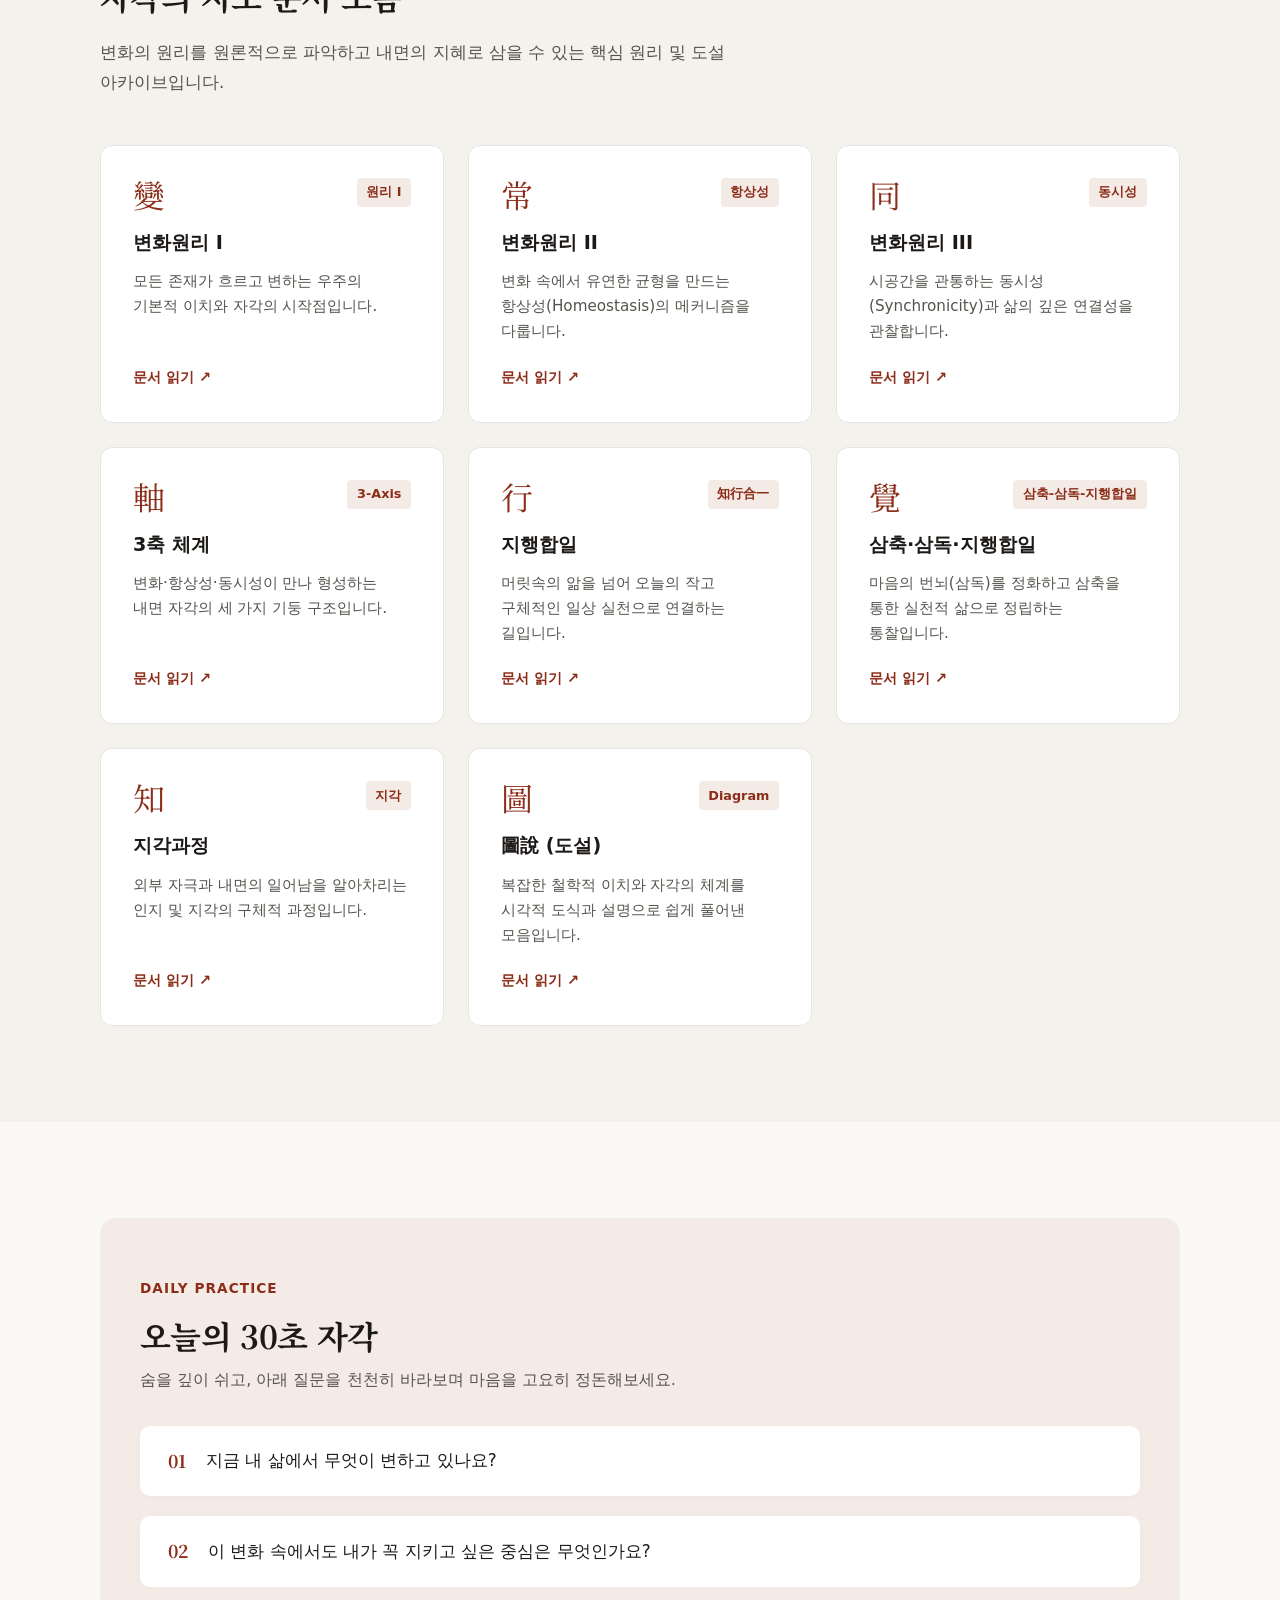
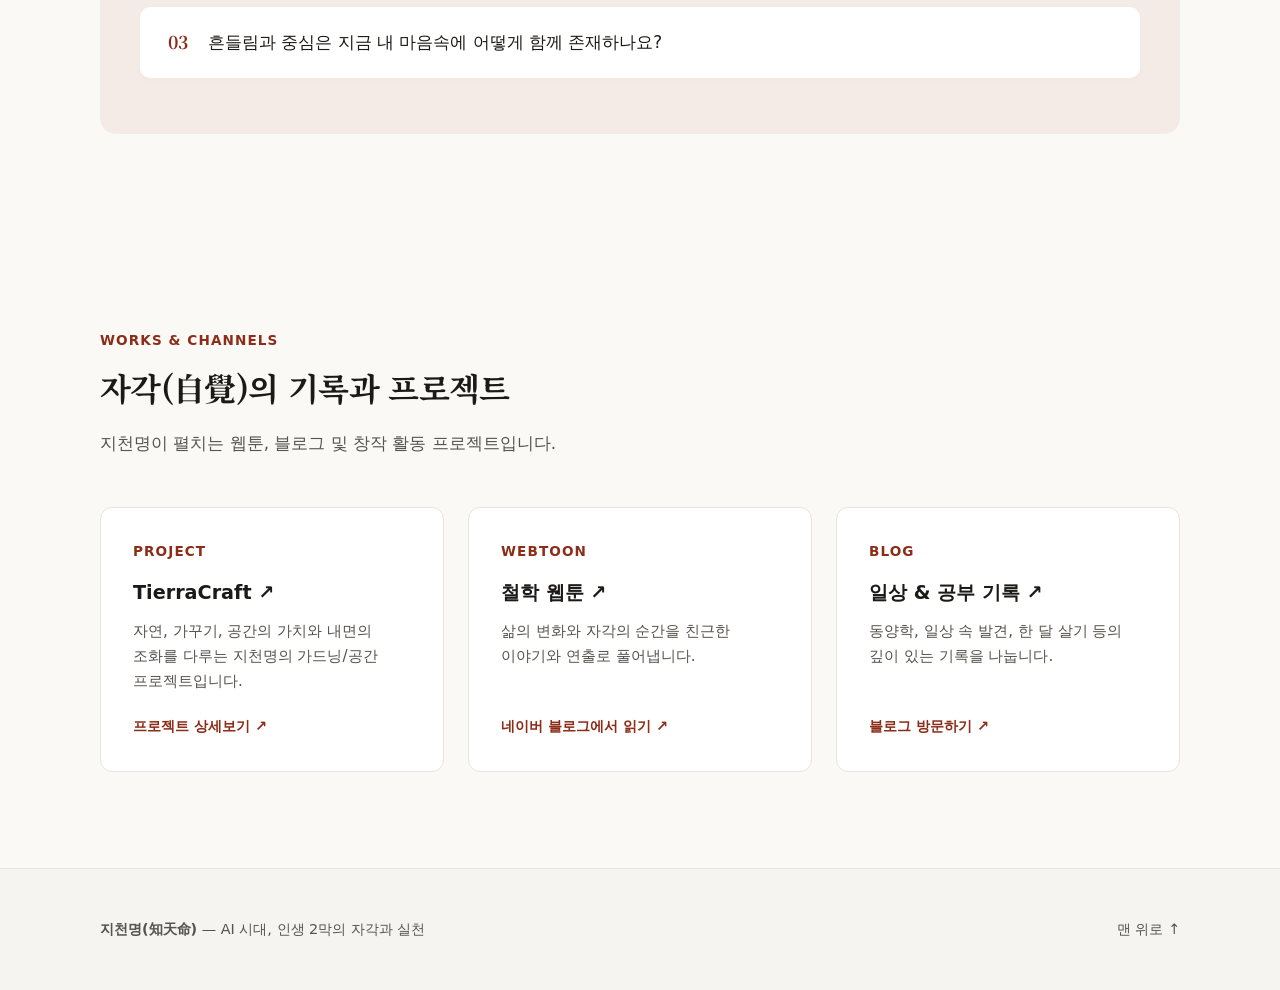
<file: index3.html>
<!DOCTYPE html>
<html lang="ko">
<head>
  <meta charset="UTF-8">
  <meta name="viewport" content="width=device-width, initial-scale=1.0">
  <title>지천명(知天命) - AI 시대, 나의 중심을 찾다</title>
  
  <!-- Noto Serif KR (명조) & Pretendard/Noto Sans (고딕) 웹폰트 -->
  <link rel="preconnect" href="https://fonts.googleapis.com">
  <link rel="preconnect" href="https://fonts.gstatic.com" crossorigin>
  <link href="https://fonts.googleapis.com/css2?family=Noto+Serif+KR:wght@400;600;700&family=Pretendard:wght@300;400;500;600&display=swap" rel="stylesheet">

  <!-- SEO & Open Graph -->
  <meta name="description" content="AI 시대, 인생 2막의 자각과 실천. 동양철학, 웹툰, 30초 자각을 통해 자기만의 중심을 발견하는 자각의 아카이브입니다.">
  <meta property="og:type" content="website">
  <meta property="og:title" content="지천명(知天命) - AI 시대, 나의 중심을 찾다">
  <meta property="og:description" content="변화의 시대 속에서 삶의 중심을 바로 세우는 자각과 실천의 공간">
  <meta property="og:url" content="https://chan-61.github.io/chan/">

  <style>
    /* ===================================================
       1. Global Styles & CSS Variables
       =================================================== */
    :root {
      --bg-primary: #FAF9F6;       /* 따뜻한 오프화이트 바탕 */
      --bg-card: #FFFFFF;          /* 깨끗한 카드 배경 */
      --text-main: #1C1917;        /* 딥 차콜 */
      --text-sub: #57534E;         /* 차분한 보조 텍스트 */
      --accent: #8C2D19;           /* 단아한 붉은 칠/인장 톤 */
      --accent-light: #F5EBE6;     /* 소프트 배경 포인트 */
      --border-light: #E7E5E4;     /* 경계선 */
      
      --font-serif: 'Noto Serif KR', serif;
      --font-sans: 'Pretendard', -apple-system, BlinkMacSystemFont, system-ui, sans-serif;
      --max-width: 1080px;
    }

    * {
      box-sizing: border-box;
      margin: 0;
      padding: 0;
    }

    html {
      scroll-behavior: smooth;
    }

    body {
      background-color: var(--bg-primary);
      color: var(--text-main);
      font-family: var(--font-sans);
      line-height: 1.75;
      word-break: keep-all;
      -webkit-font-smoothing: antialiased;
    }

    a {
      color: inherit;
      text-decoration: none;
    }

    /* ===================================================
       2. Header & Navigation
       =================================================== */
    header {
      position: sticky;
      top: 0;
      background: rgba(250, 249, 246, 0.92);
      backdrop-filter: blur(10px);
      border-bottom: 1px solid var(--border-light);
      z-index: 100;
    }

    .header-inner {
      max-width: var(--max-width);
      margin: 0 auto;
      padding: 1.2rem 1.5rem;
      display: flex;
      justify-content: space-between;
      align-items: center;
    }

    .brand-logo {
      display: flex;
      align-items: center;
      gap: 0.6rem;
      font-family: var(--font-serif);
      font-weight: 700;
      font-size: 1.25rem;
    }

    .brand-stamp {
      display: inline-flex;
      align-items: center;
      justify-content: center;
      width: 28px;
      height: 28px;
      background-color: var(--accent);
      color: #FFF;
      border-radius: 4px;
      font-size: 0.9rem;
    }

    nav {
      display: flex;
      gap: 1.8rem;
    }

    nav a {
      font-size: 0.95rem;
      color: var(--text-sub);
      font-weight: 500;
      transition: color 0.2s ease;
    }

    nav a:hover {
      color: var(--accent);
    }

    /* ===================================================
       3. Common Layout & Section Styles
       =================================================== */
    section {
      padding: 6rem 1.5rem;
    }

    .container {
      max-width: var(--max-width);
      margin: 0 auto;
    }

    .section-tag {
      display: inline-block;
      font-size: 0.85rem;
      font-weight: 600;
      letter-spacing: 0.08em;
      color: var(--accent);
      text-transform: uppercase;
      margin-bottom: 0.75rem;
    }

    .section-title {
      font-family: var(--font-serif);
      font-size: 2rem;
      font-weight: 700;
      line-height: 1.4;
      margin-bottom: 1.25rem;
      letter-spacing: -0.02em;
    }

    .section-desc {
      font-size: 1.05rem;
      color: var(--text-sub);
      max-width: 680px;
      margin-bottom: 3rem;
    }

    /* ===================================================
       4. Hero Section
       =================================================== */
    .hero {
      padding: 8rem 1.5rem 6rem;
      text-align: center;
    }

    .hero-content {
      max-width: 780px;
      margin: 0 auto;
    }

    .hero h1 {
      font-family: var(--font-serif);
      font-size: 2.8rem;
      font-weight: 700;
      line-height: 1.35;
      margin: 1rem 0 1.5rem;
      letter-spacing: -0.03em;
    }

    .hero h1 em {
      font-style: normal;
      color: var(--accent);
      border-bottom: 2px solid var(--accent);
      padding-bottom: 2px;
    }

    .hero p {
      font-size: 1.15rem;
      color: var(--text-sub);
      line-height: 1.8;
      margin-bottom: 2.5rem;
    }

    .hero-buttons {
      display: flex;
      justify-content: center;
      gap: 1rem;
    }

    .btn-primary {
      background-color: var(--accent);
      color: #FFF;
      padding: 0.85rem 1.8rem;
      border-radius: 6px;
      font-weight: 500;
      transition: all 0.2s ease;
    }

    .btn-primary:hover {
      background-color: #722313;
      transform: translateY(-2px);
    }

    .btn-secondary {
      background-color: transparent;
      color: var(--text-main);
      border: 1px solid var(--border-light);
      padding: 0.85rem 1.8rem;
      border-radius: 6px;
      font-weight: 500;
      transition: all 0.2s ease;
    }

    .btn-secondary:hover {
      background-color: #FFF;
      border-color: var(--text-main);
    }

    /* ===================================================
       5. Cards & Grid System
       =================================================== */
    .grid-3 {
      display: grid;
      grid-template-columns: repeat(auto-fit, minmax(300px, 1fr));
      gap: 1.5rem;
    }

    .grid-2 {
      display: grid;
      grid-template-columns: repeat(auto-fit, minmax(320px, 1fr));
      gap: 1.5rem;
    }

    .card {
      background: var(--bg-card);
      border: 1px solid var(--border-light);
      border-radius: 12px;
      padding: 2rem;
      display: flex;
      flex-direction: column;
      justify-content: space-between;
      transition: transform 0.2s ease, box-shadow 0.2s ease;
    }

    .card:hover {
      transform: translateY(-4px);
      box-shadow: 0 12px 24px rgba(0, 0, 0, 0.05);
    }

    .card-header {
      display: flex;
      justify-content: space-between;
      align-items: flex-start;
      margin-bottom: 1rem;
    }

    .card-kanji {
      font-family: var(--font-serif);
      font-size: 2rem;
      color: var(--accent);
      line-height: 1;
    }

    .card-tag {
      font-size: 0.8rem;
      font-weight: 600;
      color: var(--accent);
      background: var(--accent-light);
      padding: 0.2rem 0.6rem;
      border-radius: 4px;
    }

    .card h3 {
      font-size: 1.2rem;
      font-weight: 600;
      margin-bottom: 0.6rem;
    }

    .card p {
      font-size: 0.95rem;
      color: var(--text-sub);
      line-height: 1.65;
      margin-bottom: 1.25rem;
    }

    .card-link {
      display: inline-flex;
      align-items: center;
      gap: 0.4rem;
      font-size: 0.9rem;
      font-weight: 600;
      color: var(--accent);
      margin-top: auto;
    }

    /* Timeline Style */
    .timeline {
      display: flex;
      flex-direction: column;
      gap: 1.5rem;
    }

    .timeline-item {
      display: flex;
      gap: 2rem;
      background: var(--bg-card);
      padding: 1.75rem 2rem;
      border-radius: 12px;
      border: 1px solid var(--border-light);
    }

    .timeline-year {
      font-family: var(--font-serif);
      font-weight: 700;
      font-size: 1.15rem;
      color: var(--accent);
      min-width: 100px;
    }

    /* ===================================================
       6. 30-Second Practice Section
       =================================================== */
    .practice-box {
      background: var(--accent-light);
      border-radius: 16px;
      padding: 3.5rem 2.5rem;
    }

    .question-list {
      display: flex;
      flex-direction: column;
      gap: 1.25rem;
      margin-top: 2rem;
    }

    .question-item {
      background: #FFFFFF;
      padding: 1.25rem 1.75rem;
      border-radius: 10px;
      display: flex;
      align-items: center;
      gap: 1.25rem;
      box-shadow: 0 2px 8px rgba(0,0,0,0.02);
    }

    .question-num {
      font-family: var(--font-serif);
      font-weight: 700;
      color: var(--accent);
      font-size: 1.1rem;
    }

    .question-text {
      font-size: 1.05rem;
      font-weight: 500;
    }

    /* ===================================================
       7. Footer
       =================================================== */
    footer {
      border-top: 1px solid var(--border-light);
      padding: 3rem 1.5rem;
      background-color: #F5F4F0;
    }

    .footer-inner {
      max-width: var(--max-width);
      margin: 0 auto;
      display: flex;
      justify-content: space-between;
      align-items: center;
      font-size: 0.9rem;
      color: var(--text-sub);
    }

    /* Mobile Responsive */
    @media (max-width: 768px) {
      .hero h1 { font-size: 2.1rem; }
      nav { display: none; }
      .timeline-item { flex-direction: column; gap: 0.5rem; }
      .timeline-year { min-width: auto; }
      section { padding: 4rem 1.25rem; }
    }
  </style>
</head>

<body>

  <!-- Header -->
  <header>
    <div class="header-inner">
      <a href="#top" class="brand-logo">
        <span class="brand-stamp">知</span>
        <span>지천명</span>
      </a>
      <nav aria-label="주요 메뉴">
        <a href="#journey">인생 2막</a>
        <a href="#map">자각의 지도</a>
        <a href="#practice">30초 자각</a>
        <a href="#works">기록·채널</a>
      </nav>
    </div>
  </header>

  <main id="top">
    <!-- Hero Section -->
    <section class="hero">
      <div class="hero-content">
        <span class="section-tag">AI 시대 · 인생 2막 · 자각과 실천</span>
        <h1>인생 2막,<br><em>나의 중심을 찾다</em></h1>
        <p>
          지천명(知天命)은 거센 변화의 시대 속에서 동양철학의 지혜, 웹툰, 일상의 실천을 통해
          자기 삶의 중심을 바로 세우도록 돕는 자각의 아카이브입니다.
        </p>
        <div class="hero-buttons">
          <a href="#practice" class="btn-primary">30초 자각 시작하기 →</a>
          <a href="#map" class="btn-secondary">자각의 지도 탐색</a>
        </div>
      </div>
    </section>

    <!-- Section 1: My Journey -->
    <section id="journey">
      <div class="container">
        <span class="section-tag">My Journey</span>
        <h2 class="section-title">나의 인생 2막 사용설명서</h2>
        <p class="section-desc">퇴직 이후의 시간은 끝이 아니라, 삶의 방향을 새롭게 세우는 배움의 과정이었습니다.</p>

        <div class="timeline">
          <div class="timeline-item">
            <div class="timeline-year">2015</div>
            <div>
              <h3>나를 찾는 공부의 시작</h3>
              <p>인생 2막의 출발점에서 동양철학과 삶을 지탱할 내면의 지혜를 모으기 시작했습니다.</p>
            </div>
          </div>
          <div class="timeline-item">
            <div class="timeline-year">2017 – 2023</div>
            <div>
              <h3>일과 배움의 병행</h3>
              <p>오전에는 동양학 공부, 오후에는 현장 노동을 접목하며 철학을 현실 삶에 연결했습니다.</p>
            </div>
          </div>
          <div class="timeline-item">
            <div class="timeline-year">2023 – 현재</div>
            <div>
              <h3>함께 나누기</h3>
              <p>배우고 익힌 동양학 공부와 경험을 웹툰, 일상의 기록, 신명 상담으로 나누고 있습니다.</p>
            </div>
          </div>
        </div>
      </div>
    </section>

    <!-- Section 2: Awakening Map (kchan 핵심 문서 직접 연결) -->
    <section id="map" style="background-color: #F4F2EC;">
      <div class="container">
        <span class="section-tag">Awakening Map</span>
        <h2 class="section-title">자각의 지도 문서 모음</h2>
        <p class="section-desc">변화의 원리를 원론적으로 파악하고 내면의 지혜로 삼을 수 있는 핵심 원리 및 도설 아카이브입니다.</p>

        <div class="grid-3">
          <!-- 1. 변화원리 I -->
          <a href="https://chan-61.github.io/kchan/#top" target="_blank" class="card">
            <div class="card-header">
              <span class="card-kanji">變</span>
              <span class="card-tag">원리 I</span>
            </div>
            <h3>변화원리 I</h3>
            <p>모든 존재가 흐르고 변하는 우주의 기본적 이치와 자각의 시작점입니다.</p>
            <span class="card-link">문서 읽기 ↗</span>
          </a>

          <!-- 2. 변화원리 II [axis1] -->
          <a href="https://chan-61.github.io/chan/axis1.html" target="_blank" class="card">
            <div class="card-header">
              <span class="card-kanji">常</span>
              <span class="card-tag">항상성</span>
            </div>
            <h3>변화원리 II</h3>
            <p>변화 속에서 유연한 균형을 만드는 항상성(Homeostasis)의 메커니즘을 다룹니다.</p>
            <span class="card-link">문서 읽기 ↗</span>
          </a>

          <!-- 3. 변화원리 III [axis2] -->
          <a href="https://chan-61.github.io/chan/axis2.html" target="_blank" class="card">
            <div class="card-header">
              <span class="card-kanji">同</span>
              <span class="card-tag">동시성</span>
            </div>
            <h3>변화원리 III</h3>
            <p>시공간을 관통하는 동시성(Synchronicity)과 삶의 깊은 연결성을 관찰합니다.</p>
            <span class="card-link">문서 읽기 ↗</span>
          </a>

          <!-- 4. 3축 -->
          <a href="https://chan-61.github.io/kchan/#map" target="_blank" class="card">
            <div class="card-header">
              <span class="card-kanji">軸</span>
              <span class="card-tag">3-Axis</span>
            </div>
            <h3>3축 체계</h3>
            <p>변화·항상성·동시성이 만나 형성하는 내면 자각의 세 가지 기둥 구조입니다.</p>
            <span class="card-link">문서 읽기 ↗</span>
          </a>

          <!-- 5. 지행합일 [axis3] -->
          <a href="https://chan-61.github.io/chan/axis3.html" target="_blank" class="card">
            <div class="card-header">
              <span class="card-kanji">行</span>
              <span class="card-tag">知行合一</span>
            </div>
            <h3>지행합일</h3>
            <p>머릿속의 앎을 넘어 오늘의 작고 구체적인 일상 실천으로 연결하는 길입니다.</p>
            <span class="card-link">문서 읽기 ↗</span>
          </a>

          <!-- 6. 삼축-삼독-지행합일 [axis4] -->
          <a href="https://chan-61.github.io/chan/axis4.html" target="_blank" class="card">
            <div class="card-header">
              <span class="card-kanji">覺</span>
              <span class="card-tag">삼축-삼독-지행합일</span>
            </div>
            <h3>삼축·삼독·지행합일</h3>
            <p>마음의 번뇌(삼독)를 정화하고 삼축을 통한 실천적 삶으로 정립하는 통찰입니다.</p>
            <span class="card-link">문서 읽기 ↗</span>
          </a>

          <!-- 7. 지각과정 [axis5] -->
          <a href="https://chan-61.github.io/chan/axis5.html" target="_blank" class="card">
            <div class="card-header">
              <span class="card-kanji">知</span>
              <span class="card-tag">지각</span>
            </div>
            <h3>지각과정</h3>
            <p>외부 자극과 내면의 일어남을 알아차리는 인지 및 지각의 구체적 과정입니다.</p>
            <span class="card-link">문서 읽기 ↗</span>
          </a>

          <!-- 8. 圖說 (도설) -->
          <a href="https://chan-61.github.io/kchan/#works" target="_blank" class="card">
            <div class="card-header">
              <span class="card-kanji">圖</span>
              <span class="card-tag">Diagram</span>
            </div>
            <h3>圖說 (도설)</h3>
            <p>복잡한 철학적 이치와 자각의 체계를 시각적 도식과 설명으로 쉽게 풀어낸 모음입니다.</p>
            <span class="card-link">문서 읽기 ↗</span>
          </a>
        </div>
      </div>
    </section>

    <!-- Section 3: Daily Practice -->
    <section id="practice">
      <div class="container">
        <div class="practice-box">
          <span class="section-tag">Daily Practice</span>
          <h2 class="section-title" style="margin-bottom: 0.5rem;">오늘의 30초 자각</h2>
          <p style="color: var(--text-sub);">숨을 깊이 쉬고, 아래 질문을 천천히 바라보며 마음을 고요히 정돈해보세요.</p>

          <div class="question-list">
            <div class="question-item">
              <span class="question-num">01</span>
              <span class="question-text">지금 내 삶에서 무엇이 변하고 있나요?</span>
            </div>
            <div class="question-item">
              <span class="question-num">02</span>
              <span class="question-text">이 변화 속에서도 내가 꼭 지키고 싶은 중심은 무엇인가요?</span>
            </div>
            <div class="question-item">
              <span class="question-num">03</span>
              <span class="question-text">흔들림과 중심은 지금 내 마음속에 어떻게 함께 존재하나요?</span>
            </div>
          </div>
        </div>
      </div>
    </section>

    <!-- Section 4: Works & Channels -->
    <section id="works">
      <div class="container">
        <span class="section-tag">Works & Channels</span>
        <h2 class="section-title">자각(自覺)의 기록과 프로젝트</h2>
        <p class="section-desc">지천명이 펼치는 웹툰, 블로그 및 창작 활동 프로젝트입니다.</p>

        <div class="grid-3">
          <!-- TierraCraft 프로젝트 링크 추가 -->
          <a href="https://chan-61.github.io/kchan/#guide" target="_blank" class="card">
            <span class="section-tag">Project</span>
            <h3>TierraCraft ↗</h3>
            <p>자연, 가꾸기, 공간의 가치와 내면의 조화를 다루는 지천명의 가드닝/공간 프로젝트입니다.</p>

            <span class="card-link">프로젝트 상세보기 ↗</span>
          </a>

          <a href="https://blog.naver.com/vlckang" target="_blank" class="card">
            <span class="section-tag">Webtoon</span>
            <h3>철학 웹툰 ↗</h3>
            <p>삶의 변화와 자각의 순간을 친근한 이야기와 연출로 풀어냅니다.</p>
            <span class="card-link">네이버 블로그에서 읽기 ↗</span>
          </a>

          <a href="https://blog.naver.com/vlckang" target="_blank" class="card">
            <span class="section-tag">Blog</span>
            <h3>일상 & 공부 기록 ↗</h3>
            <p>동양학, 일상 속 발견, 한 달 살기 등의 깊이 있는 기록을 나눕니다.</p>
            <span class="card-link">블로그 방문하기 ↗</span>
          </a>
        </div>
      </div>
    </section>
  </main>

  <!-- Footer -->
  <footer>
    <div class="footer-inner">
      <div>
        <strong>지천명(知天命)</strong> — AI 시대, 인생 2막의 자각과 실천
      </div>
      <div>
        <a href="#top">맨 위로 ↑</a>
      </div>
    </div>
  </footer>

</body>
</html>
</file>
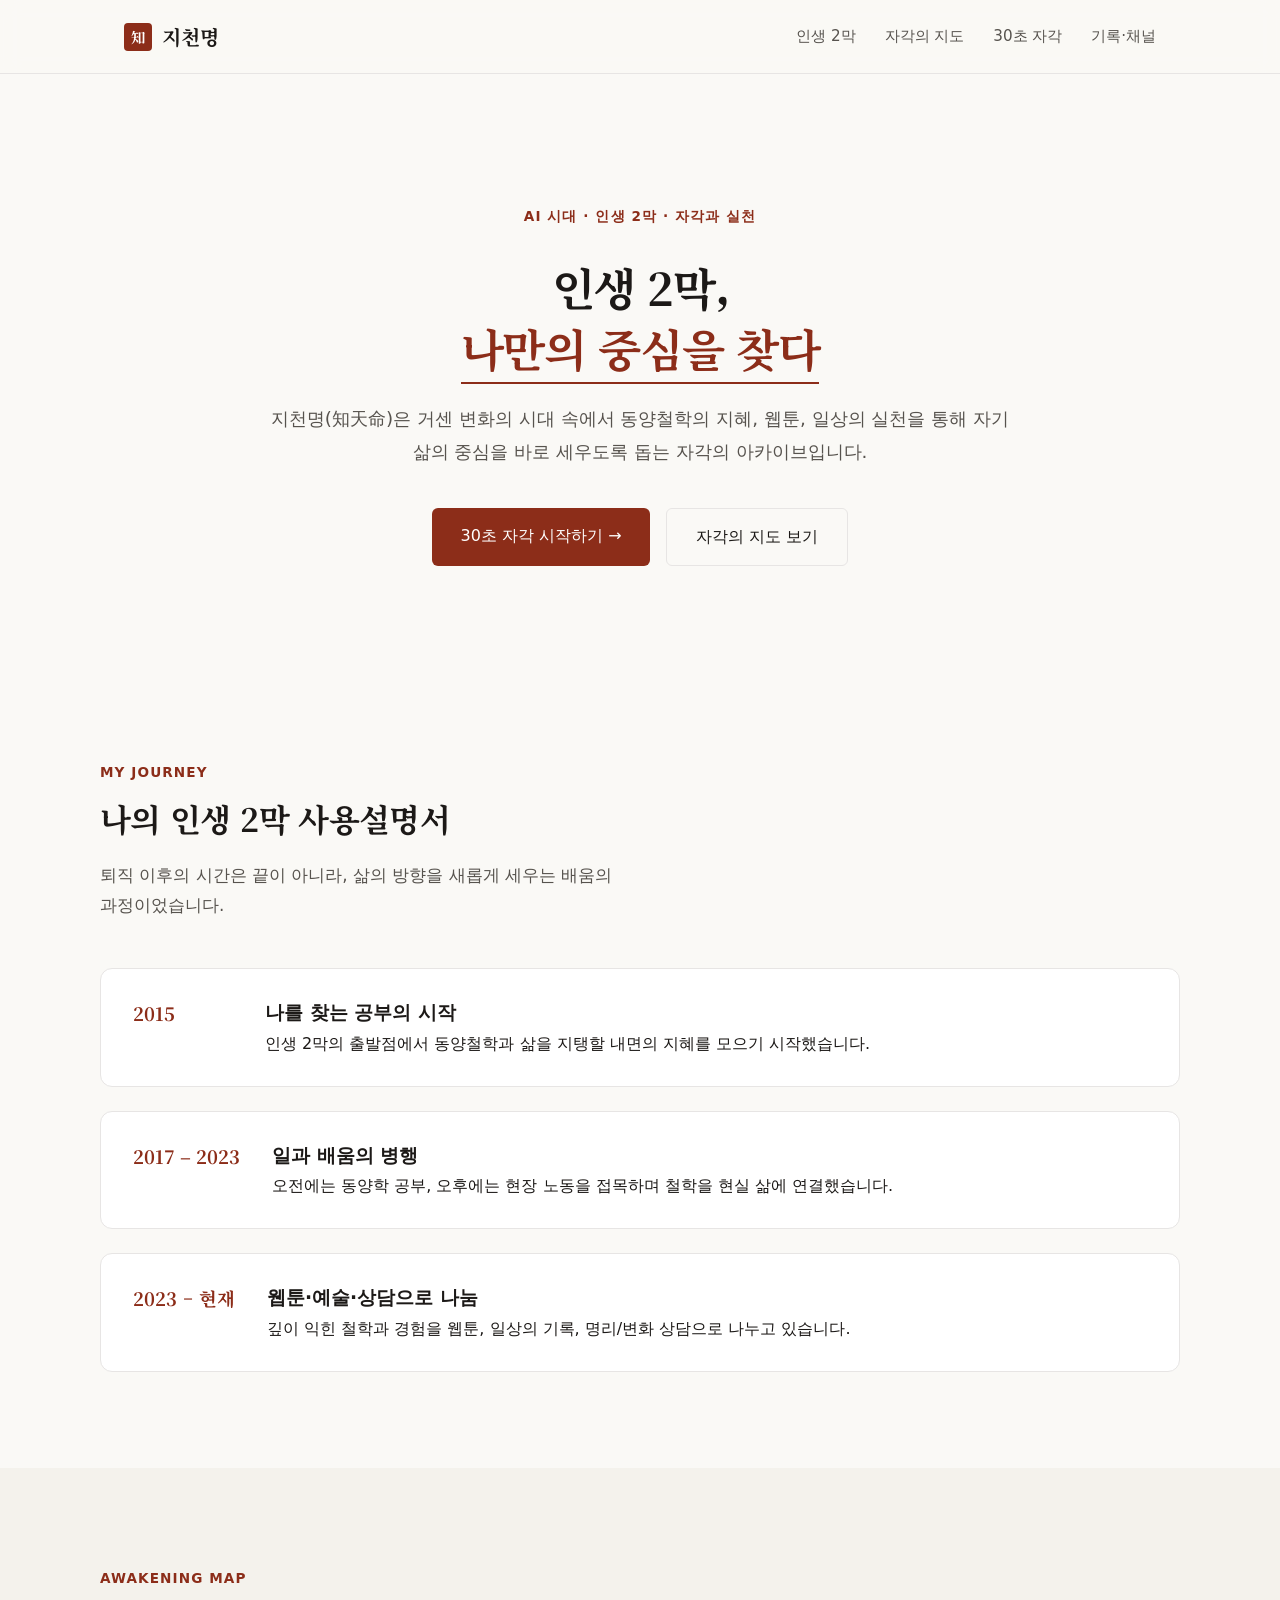
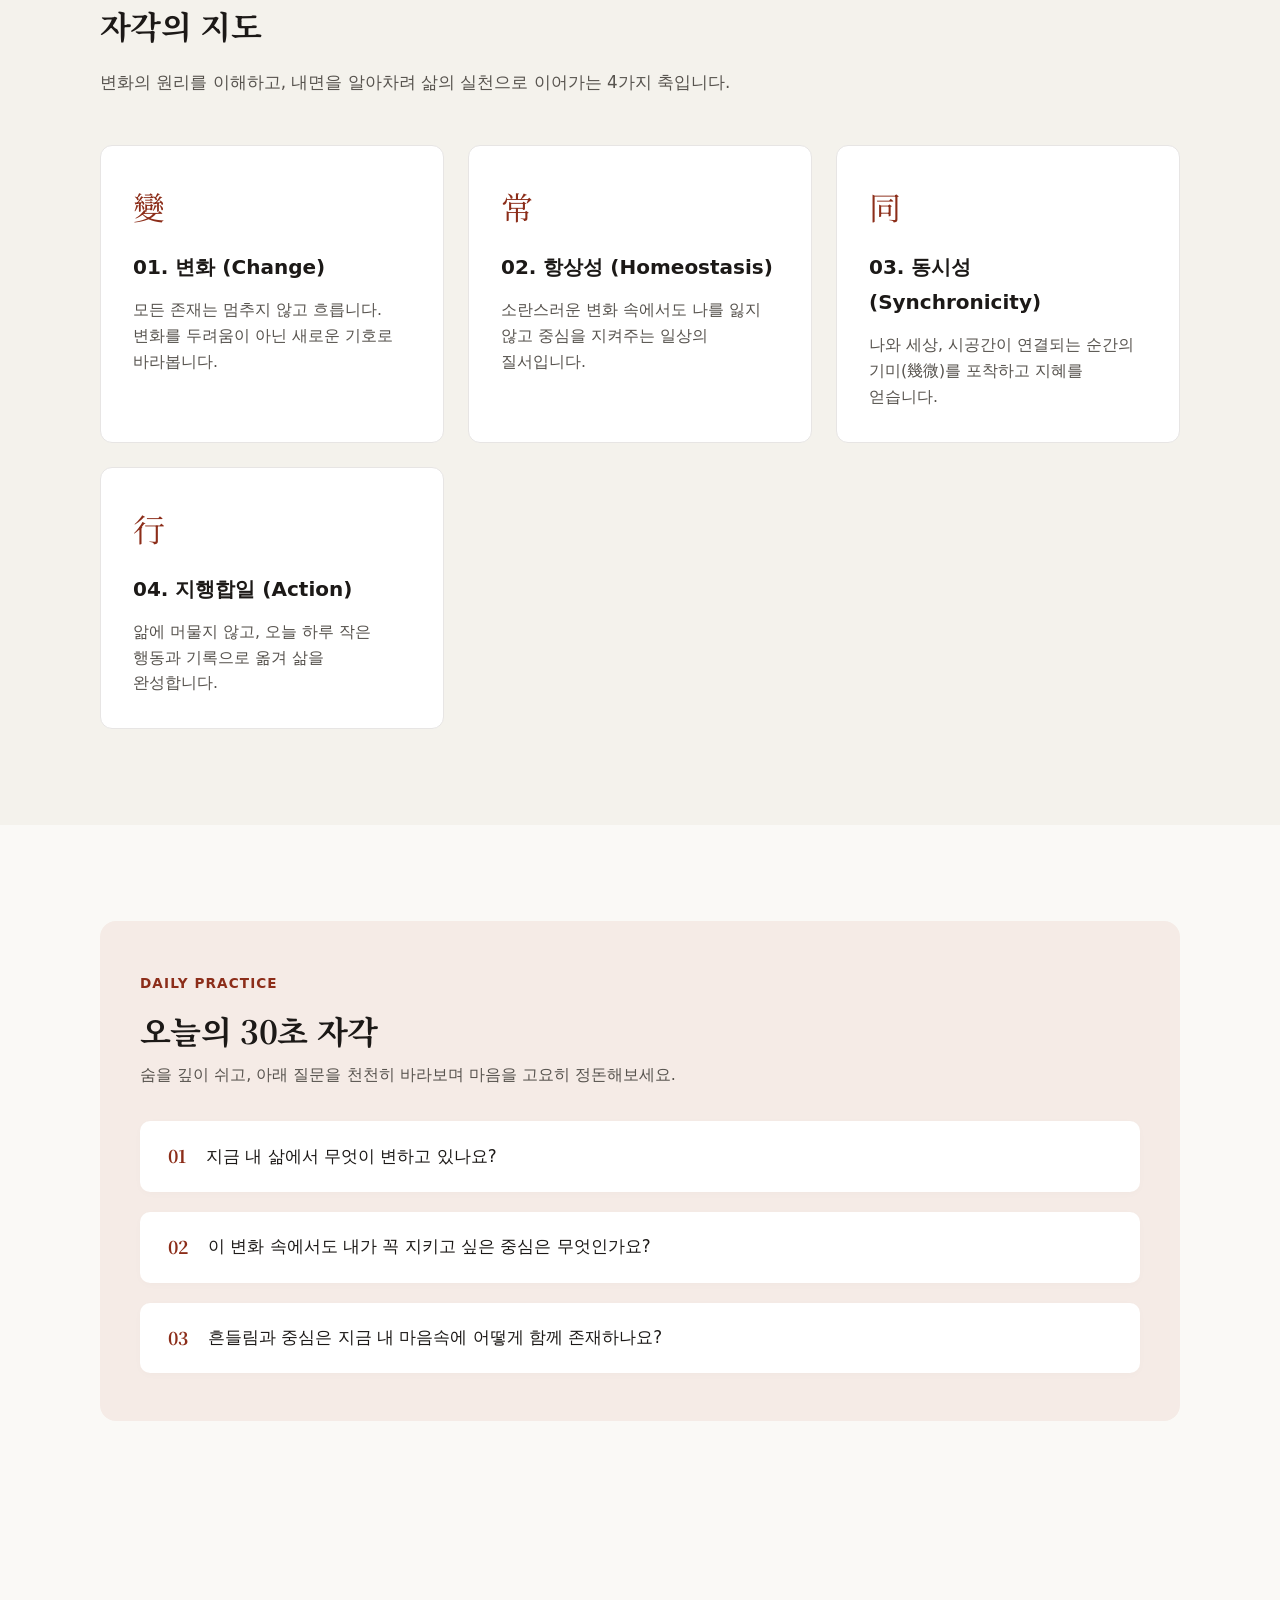
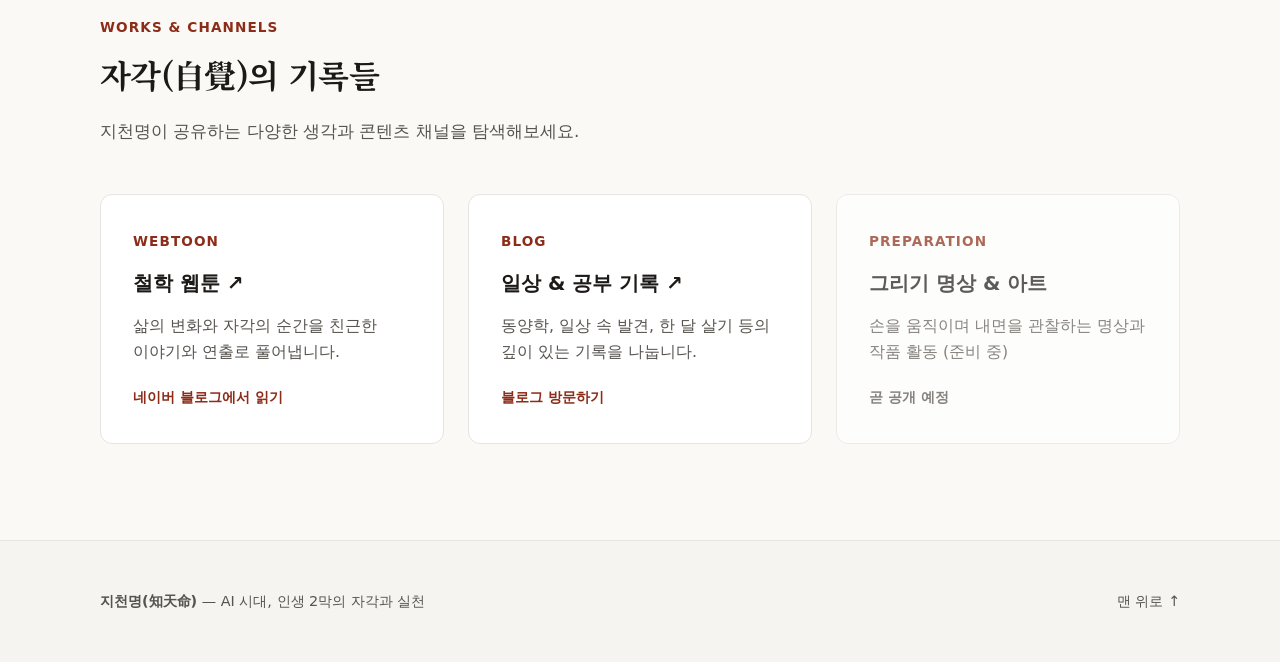
<file: index4.html>
<!DOCTYPE html>
<html lang="ko">
<head>
  <meta charset="UTF-8">
  <meta name="viewport" content="width=device-width, initial-scale=1.0">
  <title>지천명(知天命) - AI 시대, 나만의 중심을 찾다</title>
  
  <!-- Noto Serif KR (명조) & Pretendard/Noto Sans (고딕) 웹폰트 -->
  <link rel="preconnect" href="https://fonts.googleapis.com">
  <link rel="preconnect" href="https://fonts.gstatic.com" crossorigin>
  <link href="https://fonts.googleapis.com/css2?family=Noto+Serif+KR:wght@400;600;700&family=Pretendard:wght@300;400;500;600&display=swap" rel="stylesheet">

  <style>
    /* ===================================================
       1. Global Styles & CSS Variables
       =================================================== */
    :root {
      --bg-primary: #FAF9F6;       /* 따뜻하고 은은한 오프화이트 바탕 */
      --bg-card: #FFFFFF;          /* 깨끗한 카드 배경 */
      --text-main: #1C1917;        /* 신뢰감을 주는 딥 차콜 */
      --text-sub: #57534E;         /* 가독성 높은 차분한 보조 텍스트 */
      --accent: #8C2D19;           /* 단아한 붉은 칠/인장 톤 (포인트) */
      --accent-light: #F5EBE6;     /* 소프트 배경 포인트 */
      --border-light: #E7E5E4;     /* 경계선 */
      
      --font-serif: 'Noto Serif KR', serif;
      --font-sans: 'Pretendard', -apple-system, BlinkMacSystemFont, system-ui, sans-serif;
      --max-width: 1080px;
    }

    * {
      box-sizing: border-box;
      margin: 0;
      padding: 0;
    }

    html {
      scroll-behavior: smooth;
    }

    body {
      background-color: var(--bg-primary);
      color: var(--text-main);
      font-family: var(--font-sans);
      line-height: 1.75;
      word-break: keep-all;
      -webkit-font-smoothing: antialiased;
    }

    a {
      color: inherit;
      text-decoration: none;
    }

    /* ===================================================
       2. Header & Navigation
       =================================================== */
    header {
      position: sticky;
      top: 0;
      background: rgba(250, 249, 246, 0.9);
      backdrop-filter: blur(10px);
      border-bottom: 1px solid var(--border-light);
      z-index: 100;
    }

    .header-inner {
      max-width: var(--max-width);
      margin: 0 auto;
      padding: 1.2rem 1.5rem;
      display: flex;
      justify-content: space-between;
      align-items: center;
    }

    .brand-logo {
      display: flex;
      align-items: center;
      gap: 0.6rem;
      font-family: var(--font-serif);
      font-weight: 700;
      font-size: 1.25rem;
    }

    .brand-stamp {
      display: inline-flex;
      align-items: center;
      justify-content: center;
      width: 28px;
      height: 28px;
      background-color: var(--accent);
      color: #FFF;
      border-radius: 4px;
      font-size: 0.9rem;
    }

    nav {
      display: flex;
      gap: 1.8rem;
    }

    nav a {
      font-size: 0.95rem;
      color: var(--text-sub);
      font-weight: 500;
      transition: color 0.2s ease;
    }

    nav a:hover {
      color: var(--accent);
    }

    /* ===================================================
       3. Common Layout & Section Styles
       =================================================== */
    section {
      padding: 6rem 1.5rem;
    }

    .container {
      max-width: var(--max-width);
      margin: 0 auto;
    }

    .section-tag {
      display: inline-block;
      font-size: 0.85rem;
      font-weight: 600;
      letter-spacing: 0.08em;
      color: var(--accent);
      text-transform: uppercase;
      margin-bottom: 0.75rem;
    }

    .section-title {
      font-family: var(--font-serif);
      font-size: 2rem;
      font-weight: 700;
      line-height: 1.4;
      margin-bottom: 1.25rem;
      letter-spacing: -0.02em;
    }

    .section-desc {
      font-size: 1.05rem;
      color: var(--text-sub);
      max-width: 640px;
      margin-bottom: 3rem;
    }

    /* ===================================================
       4. Hero Section
       =================================================== */
    .hero {
      padding: 8rem 1.5rem 6rem;
      text-align: center;
    }

    .hero-content {
      max-width: 780px;
      margin: 0 auto;
    }

    .hero h1 {
      font-family: var(--font-serif);
      font-size: 2.8rem;
      font-weight: 700;
      line-height: 1.35;
      margin: 1rem 0 1.5rem;
      letter-spacing: -0.03em;
    }

    .hero h1 em {
      font-style: normal;
      color: var(--accent);
      border-bottom: 2px solid var(--accent);
      padding-bottom: 2px;
    }

    .hero p {
      font-size: 1.15rem;
      color: var(--text-sub);
      line-height: 1.8;
      margin-bottom: 2.5rem;
    }

    .hero-buttons {
      display: flex;
      justify-content: center;
      gap: 1rem;
    }

    .btn-primary {
      background-color: var(--accent);
      color: #FFF;
      padding: 0.85rem 1.8rem;
      border-radius: 6px;
      font-weight: 500;
      transition: all 0.2s ease;
    }

    .btn-primary:hover {
      background-color: #722313;
      transform: translateY(-2px);
    }

    .btn-secondary {
      background-color: transparent;
      color: var(--text-main);
      border: 1px solid var(--border-light);
      padding: 0.85rem 1.8rem;
      border-radius: 6px;
      font-weight: 500;
      transition: all 0.2s ease;
    }

    .btn-secondary:hover {
      background-color: #FFF;
      border-color: var(--text-main);
    }

    /* ===================================================
       5. Journey & Cards Grid
       =================================================== */
    .grid-3 {
      display: grid;
      grid-template-columns: repeat(auto-fit, minmax(300px, 1fr));
      gap: 1.5rem;
    }

    .grid-2 {
      display: grid;
      grid-template-columns: repeat(auto-fit, minmax(340px, 1fr));
      gap: 1.5rem;
    }

    .card {
      background: var(--bg-card);
      border: 1px solid var(--border-light);
      border-radius: 12px;
      padding: 2rem;
      transition: transform 0.2s ease, box-shadow 0.2s ease;
    }

    .card:hover {
      transform: translateY(-4px);
      box-shadow: 0 12px 24px rgba(0, 0, 0, 0.04);
    }

    .card-kanji {
      font-family: var(--font-serif);
      font-size: 2rem;
      color: var(--accent);
      margin-bottom: 1rem;
      display: block;
    }

    .card h3 {
      font-size: 1.25rem;
      font-weight: 600;
      margin-bottom: 0.75rem;
    }

    .card p {
      font-size: 0.98rem;
      color: var(--text-sub);
      line-height: 1.65;
    }

    .card-link {
      display: inline-flex;
      align-items: center;
      gap: 0.4rem;
      margin-top: 1.25rem;
      font-size: 0.9rem;
      font-weight: 600;
      color: var(--accent);
    }

    /* Timeline Style */
    .timeline {
      display: flex;
      flex-direction: column;
      gap: 1.5rem;
    }

    .timeline-item {
      display: flex;
      gap: 2rem;
      background: var(--bg-card);
      padding: 1.75rem 2rem;
      border-radius: 12px;
      border: 1px solid var(--border-light);
    }

    .timeline-year {
      font-family: var(--font-serif);
      font-weight: 700;
      font-size: 1.15rem;
      color: var(--accent);
      min-width: 100px;
    }

    /* ===================================================
       6. 30-Second Practice Section
       =================================================== */
    .practice-box {
      background: var(--accent-light);
      border-radius: 16px;
      padding: 3rem 2.5rem;
    }

    .question-list {
      display: flex;
      flex-direction: column;
      gap: 1.25rem;
      margin-top: 2rem;
    }

    .question-item {
      background: #FFFFFF;
      padding: 1.25rem 1.75rem;
      border-radius: 10px;
      display: flex;
      align-items: center;
      gap: 1.25rem;
      box-shadow: 0 2px 8px rgba(0,0,0,0.02);
    }

    .question-num {
      font-family: var(--font-serif);
      font-weight: 700;
      color: var(--accent);
      font-size: 1.1rem;
    }

    .question-text {
      font-size: 1.05rem;
      font-weight: 500;
    }

    /* ===================================================
       7. Footer
       =================================================== */
    footer {
      border-top: 1px solid var(--border-light);
      padding: 3rem 1.5rem;
      background-color: #F5F4F0;
    }

    .footer-inner {
      max-width: var(--max-width);
      margin: 0 auto;
      display: flex;
      justify-content: space-between;
      align-items: center;
      font-size: 0.9rem;
      color: var(--text-sub);
    }

    /* Mobile Responsive */
    @media (max-width: 768px) {
      .hero h1 { font-size: 2.1rem; }
      nav { display: none; } /* 필요시 토글 메뉴 적용 가능 */
      .timeline-item { flex-direction: column; gap: 0.5rem; }
      .timeline-year { min-width: auto; }
      section { padding: 4rem 1.25rem; }
    }
  </style>
</head>

<body>

  <!-- Header -->
  <header>
    <div class="header-inner">
      <a href="#top" class="brand-logo">
        <span class="brand-stamp">知</span>
        <span>지천명</span>
      </a>
      <nav aria-label="주요 메뉴">
        <a href="#journey">인생 2막</a>
        <a href="#map">자각의 지도</a>
        <a href="#practice">30초 자각</a>
        <a href="#works">기록·채널</a>
      </nav>
    </div>
  </header>

  <main id="top">
    <!-- Hero Section -->
    <section class="hero">
      <div class="hero-content">
        <span class="section-tag">AI 시대 · 인생 2막 · 자각과 실천</span>
        <h1>인생 2막,<br><em>나만의 중심을 찾다</em></h1>
        <p>
          지천명(知天命)은 거센 변화의 시대 속에서 동양철학의 지혜, 웹툰, 일상의 실천을 통해
          자기 삶의 중심을 바로 세우도록 돕는 자각의 아카이브입니다.
        </p>
        <div class="hero-buttons">
          <a href="#practice" class="btn-primary">30초 자각 시작하기 →</a>
          <a href="#map" class="btn-secondary">자각의 지도 보기</a>
        </div>
      </div>
    </section>

    <!-- Section 1: My Journey -->
    <section id="journey">
      <div class="container">
        <span class="section-tag">My Journey</span>
        <h2 class="section-title">나의 인생 2막 사용설명서</h2>
        <p class="section-desc">퇴직 이후의 시간은 끝이 아니라, 삶의 방향을 새롭게 세우는 배움의 과정이었습니다.</p>

        <div class="timeline">
          <div class="timeline-item">
            <div class="timeline-year">2015</div>
            <div>
              <h3>나를 찾는 공부의 시작</h3>
              <p>인생 2막의 출발점에서 동양철학과 삶을 지탱할 내면의 지혜를 모으기 시작했습니다.</p>
            </div>
          </div>
          <div class="timeline-item">
            <div class="timeline-year">2017 – 2023</div>
            <div>
              <h3>일과 배움의 병행</h3>
              <p>오전에는 동양학 공부, 오후에는 현장 노동을 접목하며 철학을 현실 삶에 연결했습니다.</p>
            </div>
          </div>
          <div class="timeline-item">
            <div class="timeline-year">2023 – 현재</div>
            <div>
              <h3>웹툰·예술·상담으로 나눔</h3>
              <p>깊이 익힌 철학과 경험을 웹툰, 일상의 기록, 명리/변화 상담으로 나누고 있습니다.</p>
            </div>
          </div>
        </div>
      </div>
    </section>

    <!-- Section 2: Awakening Map -->
    <section id="map" style="background-color: #F4F2EC;">
      <div class="container">
        <span class="section-tag">Awakening Map</span>
        <h2 class="section-title">자각의 지도</h2>
        <p class="section-desc">변화의 원리를 이해하고, 내면을 알아차려 삶의 실천으로 이어가는 4가지 축입니다.</p>

        <div class="grid-2">
          <div class="card">
            <span class="card-kanji">變</span>
            <h3>01. 변화 (Change)</h3>
            <p>모든 존재는 멈추지 않고 흐릅니다. 변화를 두려움이 아닌 새로운 기호로 바라봅니다.</p>
          </div>
          <div class="card">
            <span class="card-kanji">常</span>
            <h3>02. 항상성 (Homeostasis)</h3>
            <p>소란스러운 변화 속에서도 나를 잃지 않고 중심을 지켜주는 일상의 질서입니다.</p>
          </div>
          <div class="card">
            <span class="card-kanji">同</span>
            <h3>03. 동시성 (Synchronicity)</h3>
            <p>나와 세상, 시공간이 연결되는 순간의 기미(幾微)를 포착하고 지혜를 얻습니다.</p>
          </div>
          <div class="card">
            <span class="card-kanji">行</span>
            <h3>04. 지행합일 (Action)</h3>
            <p>앎에 머물지 않고, 오늘 하루 작은 행동과 기록으로 옮겨 삶을 완성합니다.</p>
          </div>
        </div>
      </div>
    </section>

    <!-- Section 3: Daily Practice -->
    <section id="practice">
      <div class="container">
        <div class="practice-box">
          <span class="section-tag">Daily Practice</span>
          <h2 class="section-title" style="margin-bottom: 0.5rem;">오늘의 30초 자각</h2>
          <p style="color: var(--text-sub);">숨을 깊이 쉬고, 아래 질문을 천천히 바라보며 마음을 고요히 정돈해보세요.</p>

          <div class="question-list">
            <div class="question-item">
              <span class="question-num">01</span>
              <span class="question-text">지금 내 삶에서 무엇이 변하고 있나요?</span>
            </div>
            <div class="question-item">
              <span class="question-num">02</span>
              <span class="question-text">이 변화 속에서도 내가 꼭 지키고 싶은 중심은 무엇인가요?</span>
            </div>
            <div class="question-item">
              <span class="question-num">03</span>
              <span class="question-text">흔들림과 중심은 지금 내 마음속에 어떻게 함께 존재하나요?</span>
            </div>
          </div>
        </div>
      </div>
    </section>

    <!-- Section 4: Works & Channels -->
    <section id="works">
      <div class="container">
        <span class="section-tag">Works & Channels</span>
        <h2 class="section-title">자각(自覺)의 기록들</h2>
        <p class="section-desc">지천명이 공유하는 다양한 생각과 콘텐츠 채널을 탐색해보세요.</p>

        <div class="grid-3">
          <a href="https://blog.naver.com/vlckang" target="_blank" class="card">
            <span class="section-tag">Webtoon</span>
            <h3>철학 웹툰 ↗</h3>
            <p>삶의 변화와 자각의 순간을 친근한 이야기와 연출로 풀어냅니다.</p>
            <span class="card-link">네이버 블로그에서 읽기</span>
          </a>

          <a href="https://blog.naver.com/vlckang" target="_blank" class="card">
            <span class="section-tag">Blog</span>
            <h3>일상 & 공부 기록 ↗</h3>
            <p>동양학, 일상 속 발견, 한 달 살기 등의 깊이 있는 기록을 나눕니다.</p>
            <span class="card-link">블로그 방문하기</span>
          </a>

          <div class="card" style="opacity: 0.7;">
            <span class="section-tag">Preparation</span>
            <h3>그리기 명상 & 아트</h3>
            <p>손을 움직이며 내면을 관찰하는 명상과 작품 활동 (준비 중)</p>
            <span class="card-link" style="color: var(--text-sub);">곧 공개 예정</span>
          </div>
        </div>
      </div>
    </section>
  </main>

  <!-- Footer -->
  <footer>
    <div class="footer-inner">
      <div>
        <strong>지천명(知天命)</strong> — AI 시대, 인생 2막의 자각과 실천
      </div>
      <div>
        <a href="#top">맨 위로 ↑</a>
      </div>
    </div>
  </footer>

</body>
</html>
</file>
<file: style.css>
/* =========================================================
   지천명 — Minimal Editorial Design
   ========================================================= */

:root {
  --paper: #f7f6f2;
  --paper-2: #efeee9;
  --ink: #20211f;
  --muted: #777771;
  --line: #deddd6;
  --dark: #20211f;
  --dark-2: #292a27;
  --light-ink: #f5f4ef;
  --accent: #68736d;
  --max: 1180px;
  --narrow: 760px;
  --radius: 18px;
  --shadow: 0 18px 60px rgba(25, 25, 22, .06);
}

* { box-sizing: border-box; }

html {
  scroll-behavior: smooth;
  scroll-padding-top: 82px;
}

body {
  margin: 0;
  background: var(--paper);
  color: var(--ink);
  font-family: "Noto Sans KR", system-ui, -apple-system, BlinkMacSystemFont, "Segoe UI", sans-serif;
  font-size: 16px;
  line-height: 1.8;
  -webkit-font-smoothing: antialiased;
  text-rendering: optimizeLegibility;
}

a {
  color: inherit;
  text-decoration: none;
}

button, a { -webkit-tap-highlight-color: transparent; }

button { font: inherit; }

.container {
  width: min(calc(100% - 48px), var(--max));
  margin-inline: auto;
}

.narrow {
  width: min(calc(100% - 48px), var(--narrow));
}

.section {
  padding: 132px 0;
}

.section-soft { background: var(--paper-2); }

.section-dark {
  background: var(--dark);
  color: var(--light-ink);
}

.section-accent {
  background: #e8e9e3;
}

.eyebrow {
  margin: 0 0 22px;
  color: var(--muted);
  font-family: Inter, "Noto Sans KR", sans-serif;
  font-size: 11px;
  font-weight: 600;
  letter-spacing: .16em;
  line-height: 1.4;
  text-transform: uppercase;
}

h1, h2, h3, p { margin-top: 0; }

h1, h2, h3 {
  letter-spacing: -.035em;
  font-weight: 600;
}

h1 {
  max-width: 760px;
  margin-bottom: 32px;
  font-size: clamp(48px, 6.2vw, 78px);
  line-height: 1.12;
}

h1 em {
  font-style: normal;
  font-weight: 400;
}

h2 {
  margin-bottom: 22px;
  font-size: clamp(34px, 4.4vw, 56px);
  line-height: 1.2;
}

h3 {
  margin-bottom: 12px;
  font-size: 20px;
  line-height: 1.45;
}

p { color: var(--muted); }

.site-header {
  position: sticky;
  top: 0;
  z-index: 50;
  border-bottom: 1px solid rgba(32, 33, 31, .08);
  background: rgba(247, 246, 242, .88);
  backdrop-filter: blur(18px);
}

.header-inner {
  position: relative;
  width: min(calc(100% - 48px), var(--max));
  min-height: 72px;
  margin-inline: auto;
  display: flex;
  align-items: center;
  justify-content: space-between;
}

.brand {
  display: inline-flex;
  align-items: center;
  gap: 10px;
  font-size: 15px;
  font-weight: 600;
  letter-spacing: -.02em;
}

.brand-mark {
  display: grid;
  width: 30px;
  height: 30px;
  place-items: center;
  border: 1px solid var(--ink);
  border-radius: 50%;
  font-family: serif;
  font-size: 15px;
}

.site-nav {
  display: flex;
  align-items: center;
  gap: 28px;
}

.site-nav a {
  color: #666661;
  font-size: 13px;
  font-weight: 500;
  transition: color .2s ease;
}

.site-nav a:hover,
.site-nav a:focus-visible { color: var(--ink); }

.menu-toggle {
  display: none;
  width: 40px;
  height: 40px;
  padding: 9px;
  border: 0;
  background: transparent;
  cursor: pointer;
}

.menu-toggle span:not(.sr-only) {
  display: block;
  width: 100%;
  height: 1px;
  margin: 5px 0;
  background: var(--ink);
}

.sr-only {
  position: absolute;
  width: 1px;
  height: 1px;
  padding: 0;
  overflow: hidden;
  clip: rect(0, 0, 0, 0);
  white-space: nowrap;
  border: 0;
}

.hero {
  min-height: min(850px, calc(100vh - 72px));
  display: flex;
  align-items: center;
  padding: 110px 0 120px;
}

.hero-grid {
  display: grid;
  grid-template-columns: minmax(0, 1.25fr) minmax(300px, .75fr);
  gap: 80px;
  align-items: center;
}

.hero-lead {
  max-width: 650px;
  margin-bottom: 34px;
  font-size: 17px;
  line-height: 1.9;
}

.hero-actions {
  display: flex;
  align-items: center;
  gap: 25px;
  flex-wrap: wrap;
}

.button {
  display: inline-flex;
  align-items: center;
  justify-content: center;
  min-height: 48px;
  padding: 0 20px;
  border-radius: 999px;
  font-size: 13px;
  font-weight: 600;
  transition: transform .2s ease, opacity .2s ease;
}

.button:hover { transform: translateY(-2px); }

.button-dark {
  gap: 18px;
  background: var(--dark);
  color: white;
}

.text-link {
  position: relative;
  padding-bottom: 3px;
  color: #555650;
  font-size: 13px;
}

.text-link::after {
  content: "";
  position: absolute;
  right: 0;
  bottom: 0;
  left: 0;
  height: 1px;
  background: currentColor;
  opacity: .45;
}

.hero-symbol {
  position: relative;
  width: min(370px, 80vw);
  aspect-ratio: 1;
  margin-inline: auto;
  display: grid;
  place-items: center;
}

.symbol-ring {
  position: absolute;
  border: 1px solid var(--line);
  border-radius: 50%;
}

.ring-outer {
  inset: 5%;
}

.ring-inner {
  inset: 24%;
  border-color: #c8c9c2;
}

.symbol-center {
  display: grid;
  width: 100px;
  height: 100px;
  place-items: center;
  border-radius: 50%;
  background: var(--ink);
  color: var(--paper);
  font-family: serif;
  font-size: 38px;
}

.symbol-label {
  position: absolute;
  font-family: serif;
  font-size: 28px;
  color: #666861;
}

.label-top { top: 2%; left: 50%; transform: translateX(-50%); }
.label-right { top: 50%; right: 2%; transform: translateY(-50%); }
.label-bottom { bottom: 2%; left: 50%; transform: translateX(-50%); }

.signal {
  text-align: center;
}

.signal h2 {
  margin-bottom: 28px;
}

.section-lead {
  margin-bottom: 0;
  font-size: 17px;
}

.section-heading {
  max-width: 700px;
  margin-bottom: 68px;
}

.section-heading > p:last-child {
  max-width: 680px;
  margin-bottom: 0;
  font-size: 16px;
}

.three-columns {
  display: grid;
  grid-template-columns: repeat(3, 1fr);
  border-top: 1px solid var(--line);
}

.principle {
  min-height: 330px;
  padding: 38px 36px 36px 0;
  border-right: 1px solid var(--line);
}

.principle + .principle {
  padding-left: 36px;
}

.principle:last-child {
  border-right: 0;
  padding-right: 0;
}

.hanja {
  display: block;
  margin-bottom: 32px;
  color: #555750;
  font-family: serif;
  font-size: 32px;
  line-height: 1;
}

.principle p,
.map-item p,
.work-item p {
  max-width: 320px;
  margin-bottom: 30px;
  font-size: 14px;
  line-height: 1.8;
}

.principle a,
.map-item a {
  font-size: 12px;
  font-weight: 600;
}

.principle a span,
.map-item a span {
  margin-left: 8px;
}

.heading-light .eyebrow,
.heading-light > p:last-child,
.section-dark p { color: #aaa9a2; }

.timeline {
  border-top: 1px solid rgba(255,255,255,.17);
}

.timeline-item {
  display: grid;
  grid-template-columns: 170px 1fr;
  gap: 50px;
  padding: 42px 0;
  border-bottom: 1px solid rgba(255,255,255,.17);
}

.timeline-year {
  color: #a9aaa4;
  font-family: Inter, sans-serif;
  font-size: 12px;
  letter-spacing: .06em;
}

.timeline-item h3 {
  margin-bottom: 9px;
  color: var(--light-ink);
}

.timeline-item p {
  max-width: 680px;
  margin-bottom: 0;
}

.map-grid {
  display: grid;
  grid-template-columns: repeat(4, 1fr);
  border-top: 1px solid var(--line);
}

.map-item {
  position: relative;
  min-height: 350px;
  padding: 34px 28px 32px 0;
  border-right: 1px solid var(--line);
}

.map-item + .map-item { padding-left: 28px; }
.map-item:last-child { border-right: 0; padding-right: 0; }

.map-number,
.work-index {
  display: block;
  margin-bottom: 42px;
  color: #9a9a94;
  font-family: Inter, sans-serif;
  font-size: 10px;
  letter-spacing: .12em;
}

.map-item .hanja {
  margin-bottom: 22px;
  font-size: 30px;
}

.map-item h3 { margin-bottom: 8px; }

.section-accent .eyebrow { color: #73786f; }

.practice-grid {
  display: grid;
  grid-template-columns: .7fr 1.3fr;
  gap: 100px;
  align-items: start;
}

.practice h2 { margin-bottom: 24px; }

.practice-intro {
  max-width: 320px;
  color: #6d716a;
}

.questions {
  border-top: 1px solid #cfd1ca;
}

.question {
  display: grid;
  grid-template-columns: 48px 1fr;
  gap: 22px;
  padding: 28px 0;
  border-bottom: 1px solid #cfd1ca;
}

.question span {
  color: #8b9088;
  font-family: Inter, sans-serif;
  font-size: 11px;
}

.question p {
  margin: 0;
  color: var(--ink);
  font-size: 17px;
  line-height: 1.7;
}

.copy-button {
  margin-top: 28px;
  min-height: 45px;
  padding: 0 18px;
  border: 1px solid #bbbdb5;
  border-radius: 999px;
  background: transparent;
  color: var(--ink);
  font-size: 12px;
  font-weight: 600;
  cursor: pointer;
  transition: background .2s ease, color .2s ease;
}

.copy-button:hover {
  background: var(--dark);
  color: white;
}

.copy-status {
  min-height: 1.5em;
  margin: 10px 0 0;
  font-size: 12px;
}

.works-grid {
  display: grid;
  grid-template-columns: repeat(3, 1fr);
  border-top: 1px solid var(--line);
}

.work-item {
  min-height: 270px;
  padding: 30px 30px 28px 0;
  border-right: 1px solid var(--line);
  border-bottom: 1px solid var(--line);
  transition: background .2s ease, transform .2s ease;
}

.work-item:nth-child(3n + 2) { padding-left: 30px; }
.work-item:nth-child(3n) {
  padding-left: 30px;
  padding-right: 0;
  border-right: 0;
}

.work-item:hover {
  background: rgba(255,255,255,.32);
}

.work-item.external { cursor: pointer; }

.work-item h3 { margin-bottom: 10px; }

.work-item p {
  margin-bottom: 30px;
}

.work-link {
  font-size: 11px;
  font-weight: 600;
}

.work-link.muted {
  color: #aaa9a2;
  font-weight: 500;
}

.guide-grid {
  display: grid;
  grid-template-columns: .8fr 1.2fr;
  gap: 100px;
  align-items: start;
}

.reading-list {
  margin: 0;
  padding: 0;
  list-style: none;
  border-top: 1px solid var(--line);
  counter-reset: reading;
}

.reading-list li {
  counter-increment: reading;
  border-bottom: 1px solid var(--line);
}

.reading-list a {
  display: grid;
  grid-template-columns: 1fr 1.2fr;
  gap: 20px;
  padding: 24px 0;
}

.reading-list a::before {
  content: "0" counter(reading);
  grid-column: 1 / -1;
  margin-bottom: -10px;
  color: #999992;
  font-family: Inter, sans-serif;
  font-size: 10px;
  letter-spacing: .1em;
}

.reading-list strong {
  font-size: 14px;
}

.reading-list span {
  color: var(--muted);
  font-size: 13px;
}

.site-footer {
  padding: 42px 0;
  background: var(--dark);
  color: #f1f0eb;
}

.footer-inner {
  display: flex;
  align-items: flex-end;
  justify-content: space-between;
  gap: 30px;
}

.footer-inner strong {
  font-size: 14px;
  font-weight: 600;
}

.footer-inner p {
  margin: 5px 0 0;
  color: #999a94;
  font-size: 11px;
}

.footer-inner > a {
  color: #c4c5bf;
  font-size: 11px;
}

:focus-visible {
  outline: 2px solid #5e6d64;
  outline-offset: 4px;
}

@media (max-width: 900px) {
  .section { padding: 100px 0; }

  .hero-grid {
    grid-template-columns: 1fr;
    gap: 60px;
  }

  .hero-symbol {
    width: min(300px, 65vw);
    order: -1;
  }

  .hero-copy { text-align: center; }
  .hero-lead { margin-inline: auto; }
  .hero-actions { justify-content: center; }

  .three-columns,
  .map-grid { grid-template-columns: repeat(2, 1fr); }

  .principle:nth-child(2) { border-right: 0; }
  .principle:nth-child(3) {
    border-top: 1px solid var(--line);
    padding-left: 0;
  }

  .map-item:nth-child(2) { border-right: 0; }
  .map-item:nth-child(n+3) { border-top: 1px solid var(--line); }
  .map-item:nth-child(3) { padding-left: 0; }

  .practice-grid,
  .guide-grid {
    grid-template-columns: 1fr;
    gap: 55px;
  }
}

@media (max-width: 700px) {
  .container,
  .narrow,
  .header-inner {
    width: min(calc(100% - 36px), var(--max));
  }

  .section { padding: 82px 0; }

  .site-header { min-height: 64px; }

  .header-inner { min-height: 64px; }

  .menu-toggle { display: block; }

  .site-nav {
    position: absolute;
    top: calc(100% + 1px);
    right: 0;
    left: 0;
    display: none;
    flex-direction: column;
    align-items: stretch;
    gap: 0;
    padding: 10px 18px 18px;
    border-bottom: 1px solid var(--line);
    background: rgba(247,246,242,.98);
    box-shadow: var(--shadow);
  }

  .site-nav.is-open { display: flex; }

  .site-nav a {
    padding: 12px 0;
    border-bottom: 1px solid rgba(32,33,31,.07);
  }

  .site-nav a:last-child { border-bottom: 0; }

  h1 {
    font-size: clamp(42px, 12vw, 60px);
  }

  h2 {
    font-size: clamp(32px, 9vw, 46px);
  }

  .hero {
    min-height: auto;
    padding: 72px 0 92px;
  }

  .hero-symbol {
    width: 230px;
  }

  .symbol-center {
    width: 72px;
    height: 72px;
    font-size: 29px;
  }

  .symbol-label { font-size: 22px; }

  .three-columns,
  .map-grid,
  .works-grid {
    grid-template-columns: 1fr;
  }

  .principle,
  .principle + .principle,
  .principle:last-child,
  .map-item,
  .map-item + .map-item,
  .map-item:last-child,
  .work-item,
  .work-item:nth-child(3n + 2),
  .work-item:nth-child(3n) {
    min-height: 0;
    padding: 30px 0;
    border-right: 0;
    border-bottom: 1px solid var(--line);
  }

  .principle:last-child,
  .map-item:last-child,
  .work-item:last-child {
    border-bottom: 0;
  }

  .principle:nth-child(3),
  .map-item:nth-child(n+3) {
    border-top: 0;
  }

  .principle .hanja { margin-bottom: 22px; }

  .map-item {
    min-height: 250px;
  }

  .work-item { min-height: 220px; }

  .timeline-item {
    grid-template-columns: 1fr;
    gap: 8px;
    padding: 30px 0;
  }

  .question {
    grid-template-columns: 35px 1fr;
    gap: 10px;
  }

  .question p { font-size: 15px; }

  .reading-list a {
    grid-template-columns: 1fr;
    gap: 5px;
  }

  .reading-list a::before { margin-bottom: 2px; }

  .footer-inner {
    align-items: flex-start;
    flex-direction: column;
  }

  .desktop-only { display: none; }
}

@media (prefers-reduced-motion: reduce) {
  html { scroll-behavior: auto; }
  *, *::before, *::after {
    transition: none !important;
    animation: none !important;
  }
}
</file>
